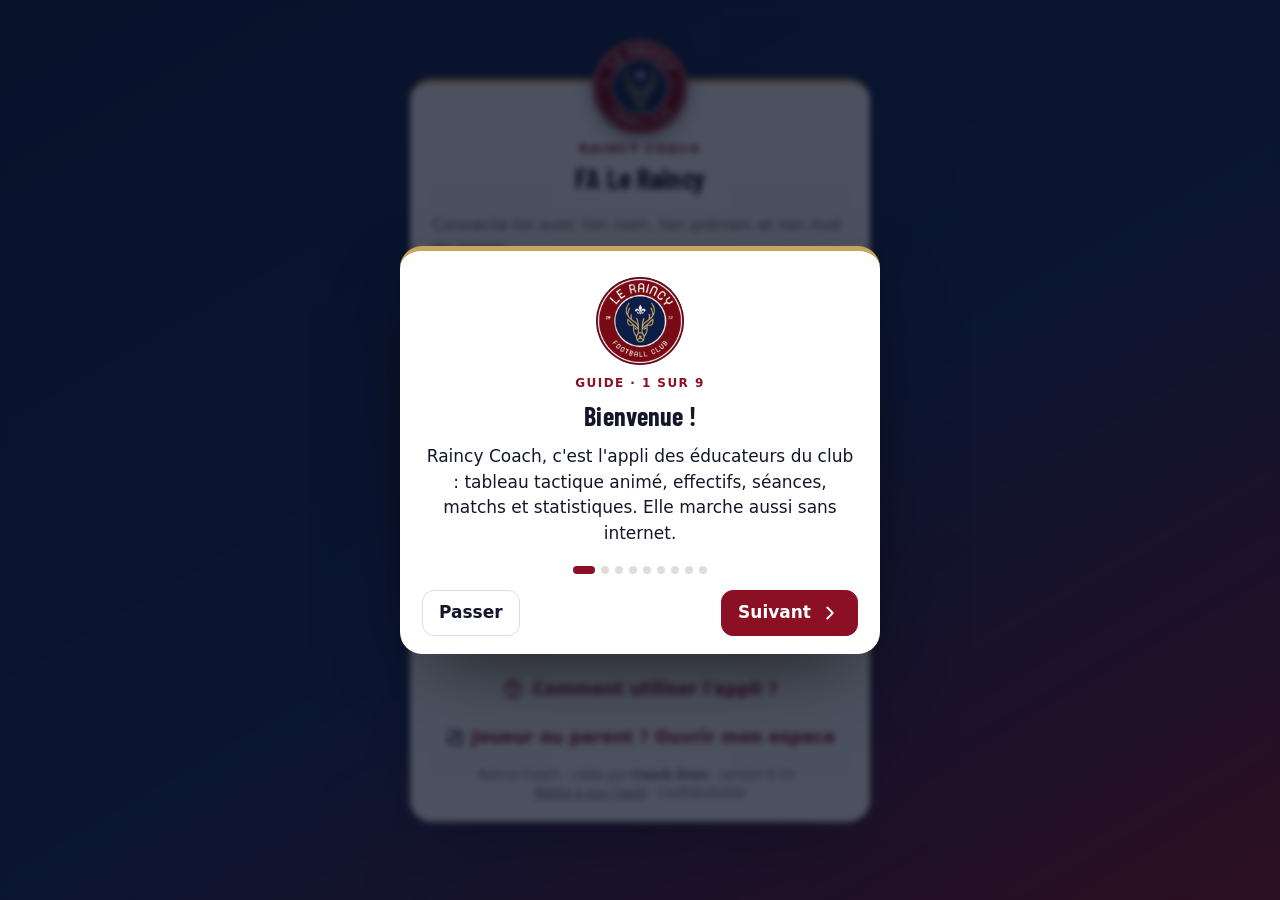
<file: index.html>
<!doctype html>
<html lang="fr">
<head>
<meta charset="utf-8">
<meta name="viewport" content="width=device-width, initial-scale=1, maximum-scale=1, user-scalable=no, viewport-fit=cover">
<title>FA Le Raincy · Coach</title>
<meta name="description" content="Tableau tactique et gestion d'équipe des éducateurs du FA Le Raincy">
<meta name="theme-color" content="#0e1d45">
<meta name="apple-mobile-web-app-capable" content="yes">
<meta name="mobile-web-app-capable" content="yes">
<meta name="apple-mobile-web-app-status-bar-style" content="black-translucent">
<meta name="apple-mobile-web-app-title" content="Raincy Coach">
<link rel="manifest" href="manifest.webmanifest">
<link rel="icon" href="icons/crest.png">
<link rel="apple-touch-icon" href="icons/icon-180.png">
<link rel="stylesheet" href="app.css?v=340">
<link rel="stylesheet" href="theme.css?v=340">
</head>
<body>
<div class="shell">
  <aside class="rail">
    <a class="brand" href="#/"><span class="crest-live coin crest-coin" title=""><span class="coin-in"><span class="coin-face coin-front"><img class="crest" src="icons/crest.png" alt="Blason du club"></span><span class="coin-face coin-back" id="brandBack"></span></span></span><span id="clubName">Clubbo</span></a>
    <nav id="nav" aria-label="Menu"></nav>
    <div class="rail-user" id="railUser"></div>
  </aside>
  <main id="view" tabindex="-1"></main>
</div>
<div id="lock" class="lock" hidden></div>
<div id="modal" class="modal" hidden></div>
<div id="busy" class="busy" hidden></div>
<div id="toast" class="toast" role="status" aria-live="polite"></div>

<script src="js/config.js?v=340"></script>
<script src="js/app.bundle.js?v=340"></script>
<script>/* (3.75) safety net: a page that has not started after 15 s shows a button to reload (login and data are kept) */
setTimeout(function () { if (window.__appStarted || document.getElementById('app-stuck')) return;
  document.body.insertAdjacentHTML('beforeend', '<div id="app-stuck" style="position:fixed;left:16px;right:16px;bottom:96px;z-index:300;display:flex;gap:10px;align-items:center;justify-content:space-between;padding:12px 14px;border-radius:14px;background:#0e1d45;color:#fff;font:15px system-ui"><span>L\'appli met du temps à s\'ouvrir.</span><button style="font:inherit;padding:10px 14px;border-radius:10px;border:0;background:#8c1024;color:#fff" onclick="location.reload()">Recharger</button></div>');
}, 15000);</script>
</body>
</html>
</file>
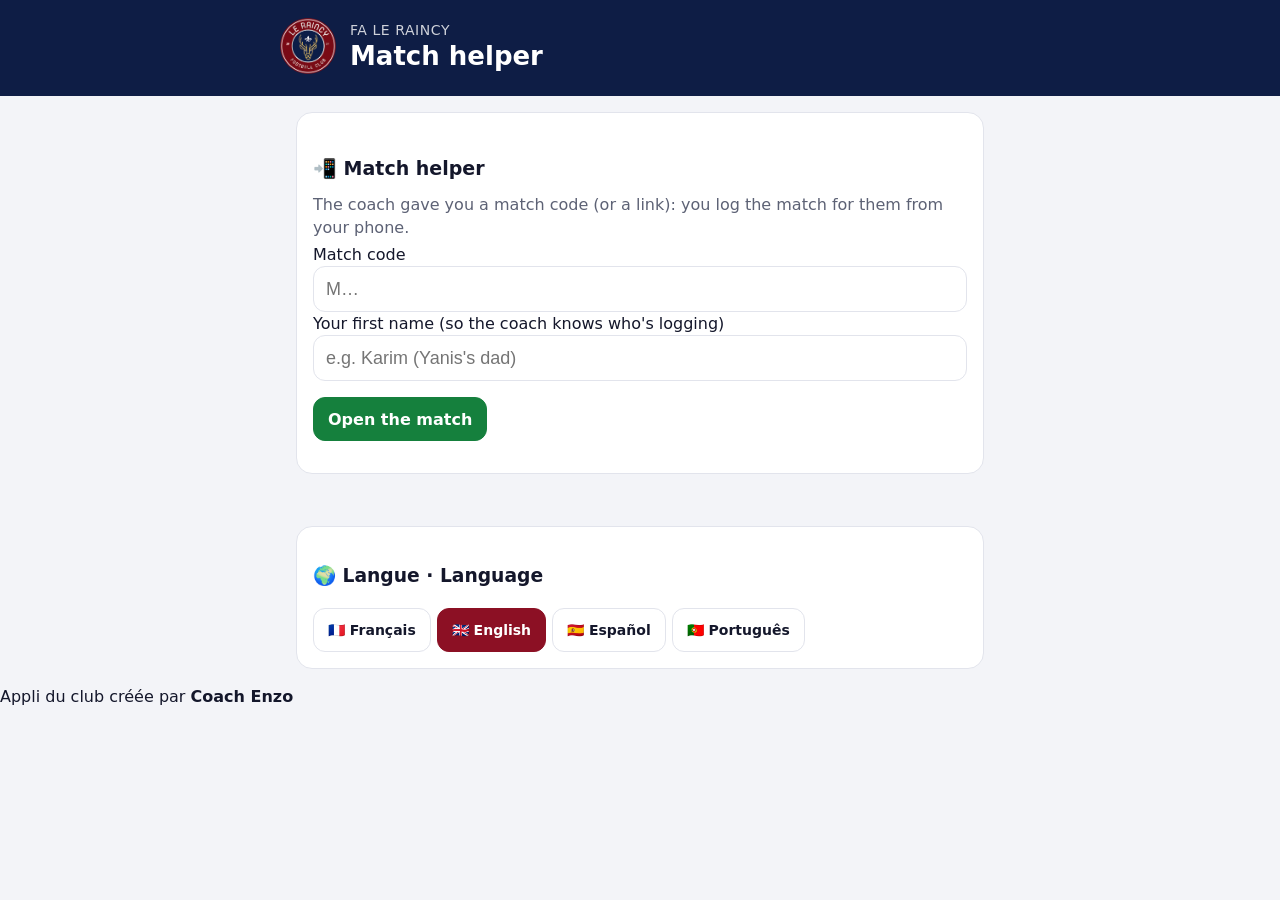
<file: aide.html>
<!doctype html>
<html lang="fr">
<head>
<meta charset="utf-8">
<meta name="viewport" content="width=device-width, initial-scale=1, maximum-scale=1, user-scalable=no, viewport-fit=cover">
<title>FA Le Raincy · Aide au match</title>
<meta name="description" content="Noter le match en direct pour le coach, avec le code du match">
<meta name="robots" content="noindex, nofollow">
<meta name="referrer" content="no-referrer">
<meta name="theme-color" content="#0e1d45">
<meta name="apple-mobile-web-app-capable" content="yes">
<meta name="apple-mobile-web-app-status-bar-style" content="black-translucent">
<meta name="apple-mobile-web-app-title" content="Raincy Aide">
<link rel="icon" href="icons/crest.png">
<link rel="apple-touch-icon" href="icons/icon-180.png">
<link rel="stylesheet" href="famille.css?v=340">
<style>
.ah-score { text-align: center; padding: 14px; border-radius: 18px; background: #0e1d45; color: #fff; margin: 10px 0; }
.ah-score b { font-size: 40px; display: block; font-variant-numeric: tabular-nums; }
.ah-score small { opacity: .8; }
.ah-acts { display: grid; grid-template-columns: repeat(2, minmax(0, 1fr)); gap: 8px; margin: 10px 0; }
.ah-acts button { min-height: 64px; border-radius: 16px; border: 2px solid var(--c, #475569); background: var(--surface); color: var(--ink); font-weight: 800; font-size: 16px; }
.ah-acts button b { display: block; font-size: 24px; }
.ah-poss { display: grid; grid-template-columns: 1fr 1fr; gap: 8px; }
.ah-poss button { min-height: 58px; border-radius: 14px; border: 2px solid #16a34a; background: var(--surface); color: #15803d; font-weight: 900; font-size: 18px; }
.ah-poss button.them { border-color: #dc2626; color: #b91c1c; }
.ah-poss button.on { background: #16a34a; color: #fff; } .ah-poss button.them.on { background: #dc2626; color: #fff; }
.ah-pick { display: flex; flex-wrap: wrap; gap: 6px; margin: 6px 0 10px; }
.ah-pick button { padding: 8px 12px; border-radius: 99px; border: 1px solid var(--line); background: var(--surface); color: var(--ink); font-weight: 700; }
.ah-pick button.on { background: #0e1d45; color: #fff; border-color: #0e1d45; }
.ah-sent { font-size: 14px; } .ah-sent li { padding: 4px 0; border-bottom: 1px solid var(--line); }
.ah-in { width: 100%; box-sizing: border-box; min-height: 46px; border-radius: 12px; border: 1px solid var(--line); padding: 0 12px; font-size: 18px; }
</style>
</head>
<body>
<header class="top"><div class="top-in"><img src="icons/crest.png" alt="" id="clubCrest"><div><p id="club">FA Le Raincy</p><h1 id="team">Aide au match</h1></div></div></header>
<main id="page"></main>
<div id="langBox"></div>
<p class="credit">Appli du club créée par <b>Coach Enzo</b></p>
<div id="toast" class="toast" role="status" aria-live="polite"></div>
<script src="js/config.js?v=340"></script>
<script src="js/appcfg.js?v=340"></script>
<script src="js/i18n.js?v=340"></script>
<script src="js/sport.js?v=340"></script>
<script src="js/member.js?v=340"></script>
<script>document.getElementById('langBox').innerHTML = I18n.card();</script>
<script src="js/helper.js?v=340"></script>
</body>
</html>
</file>
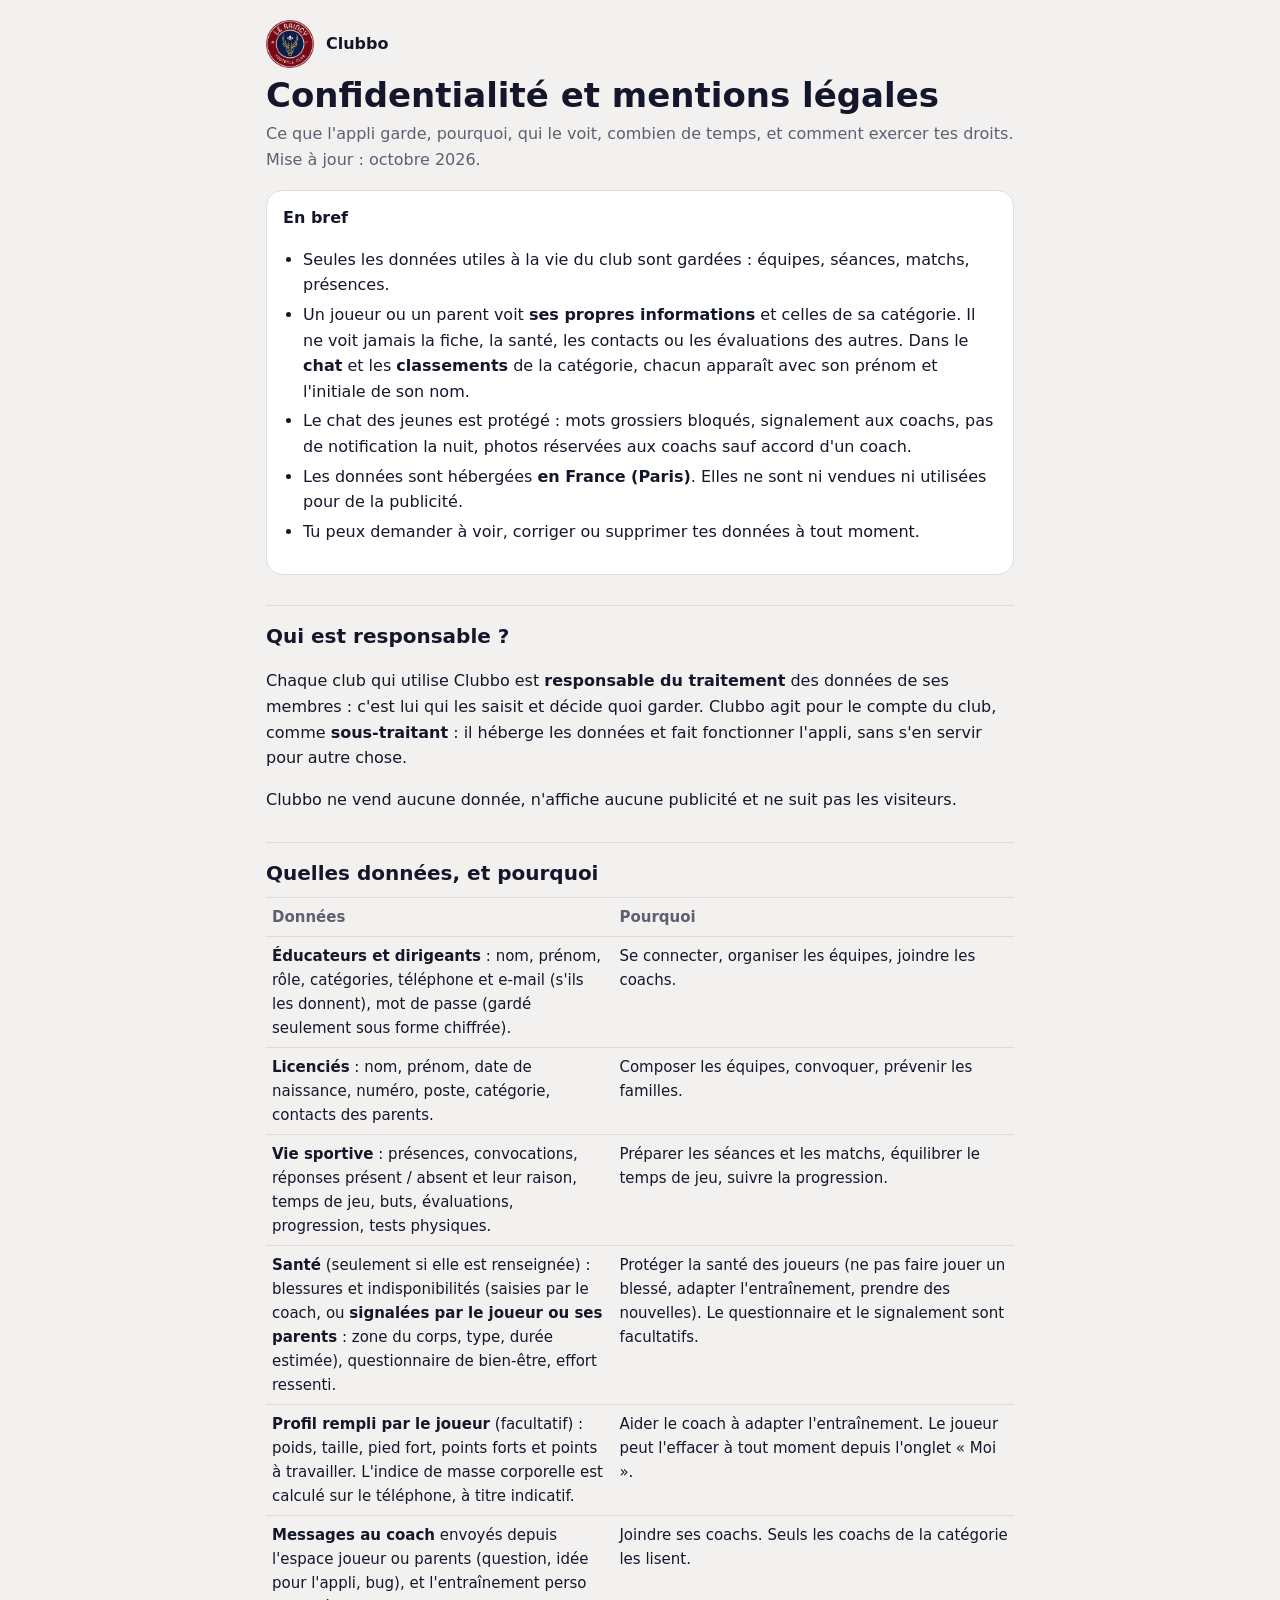
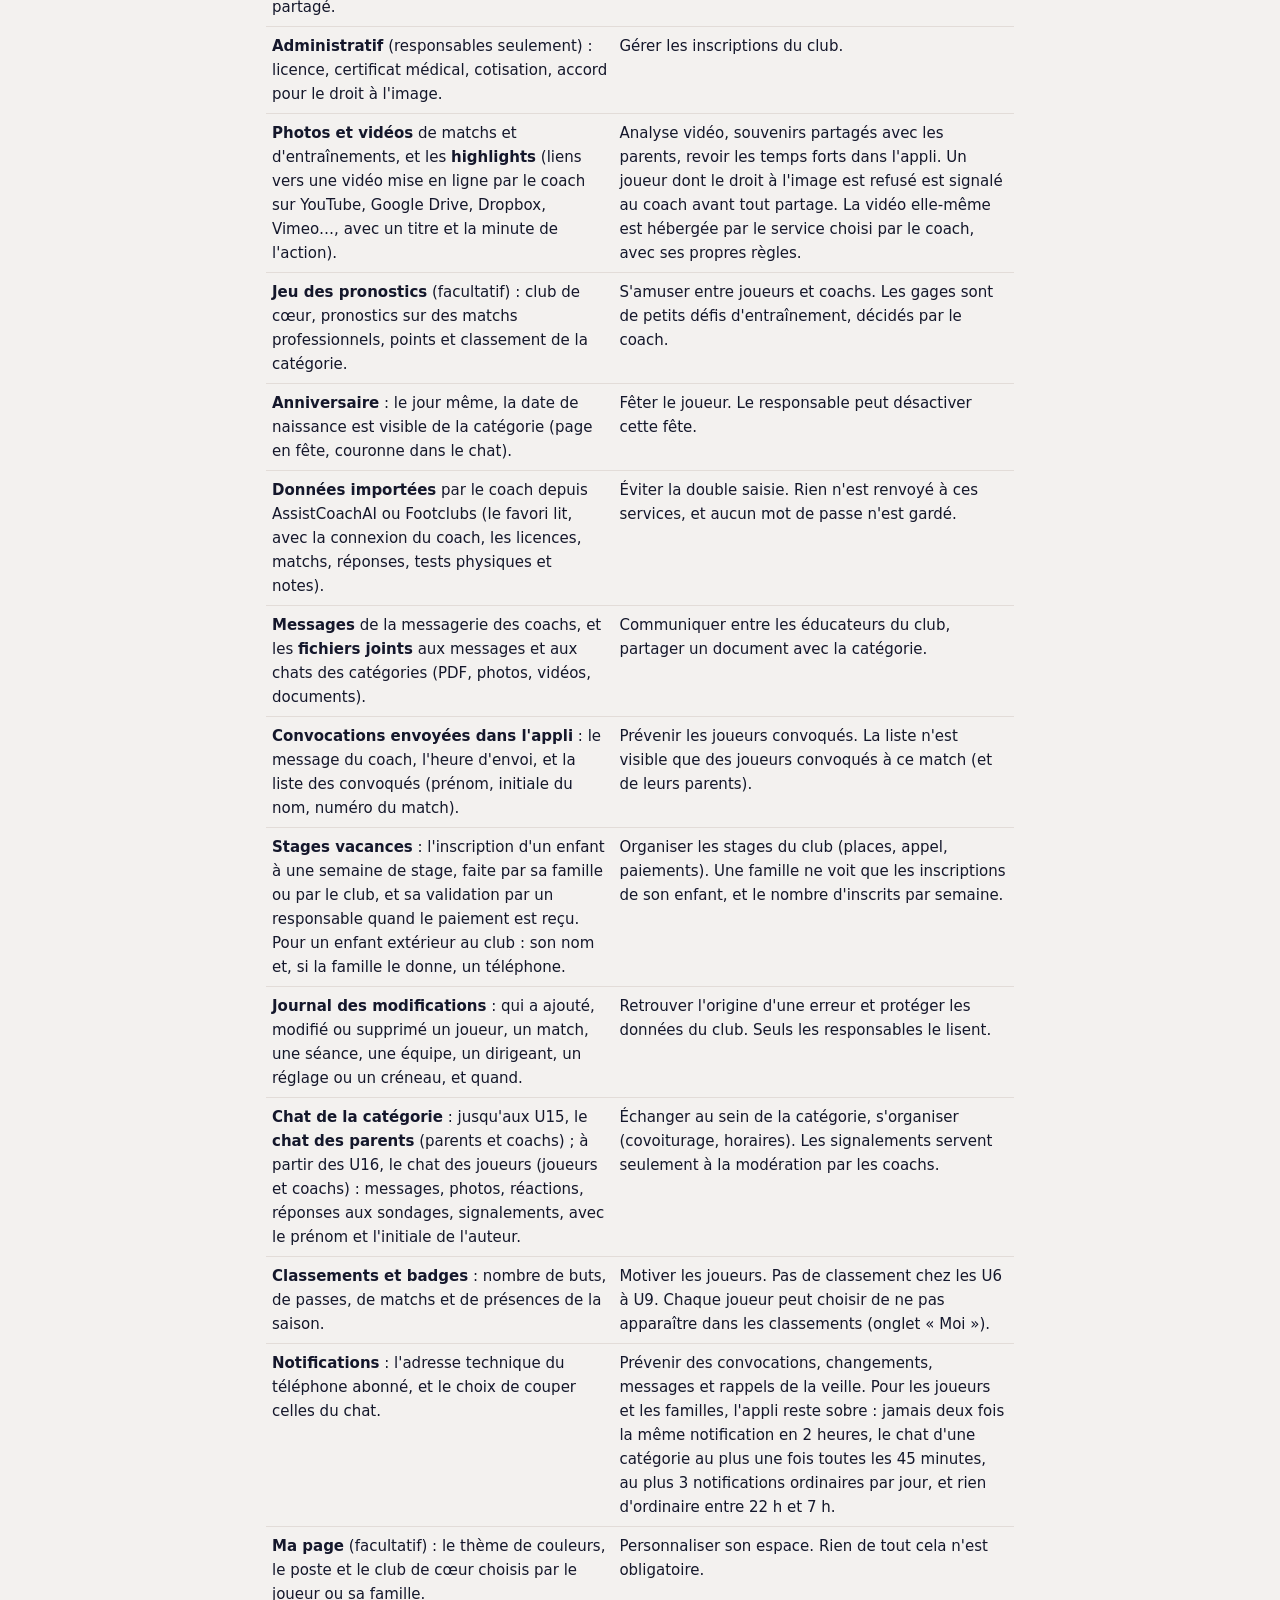
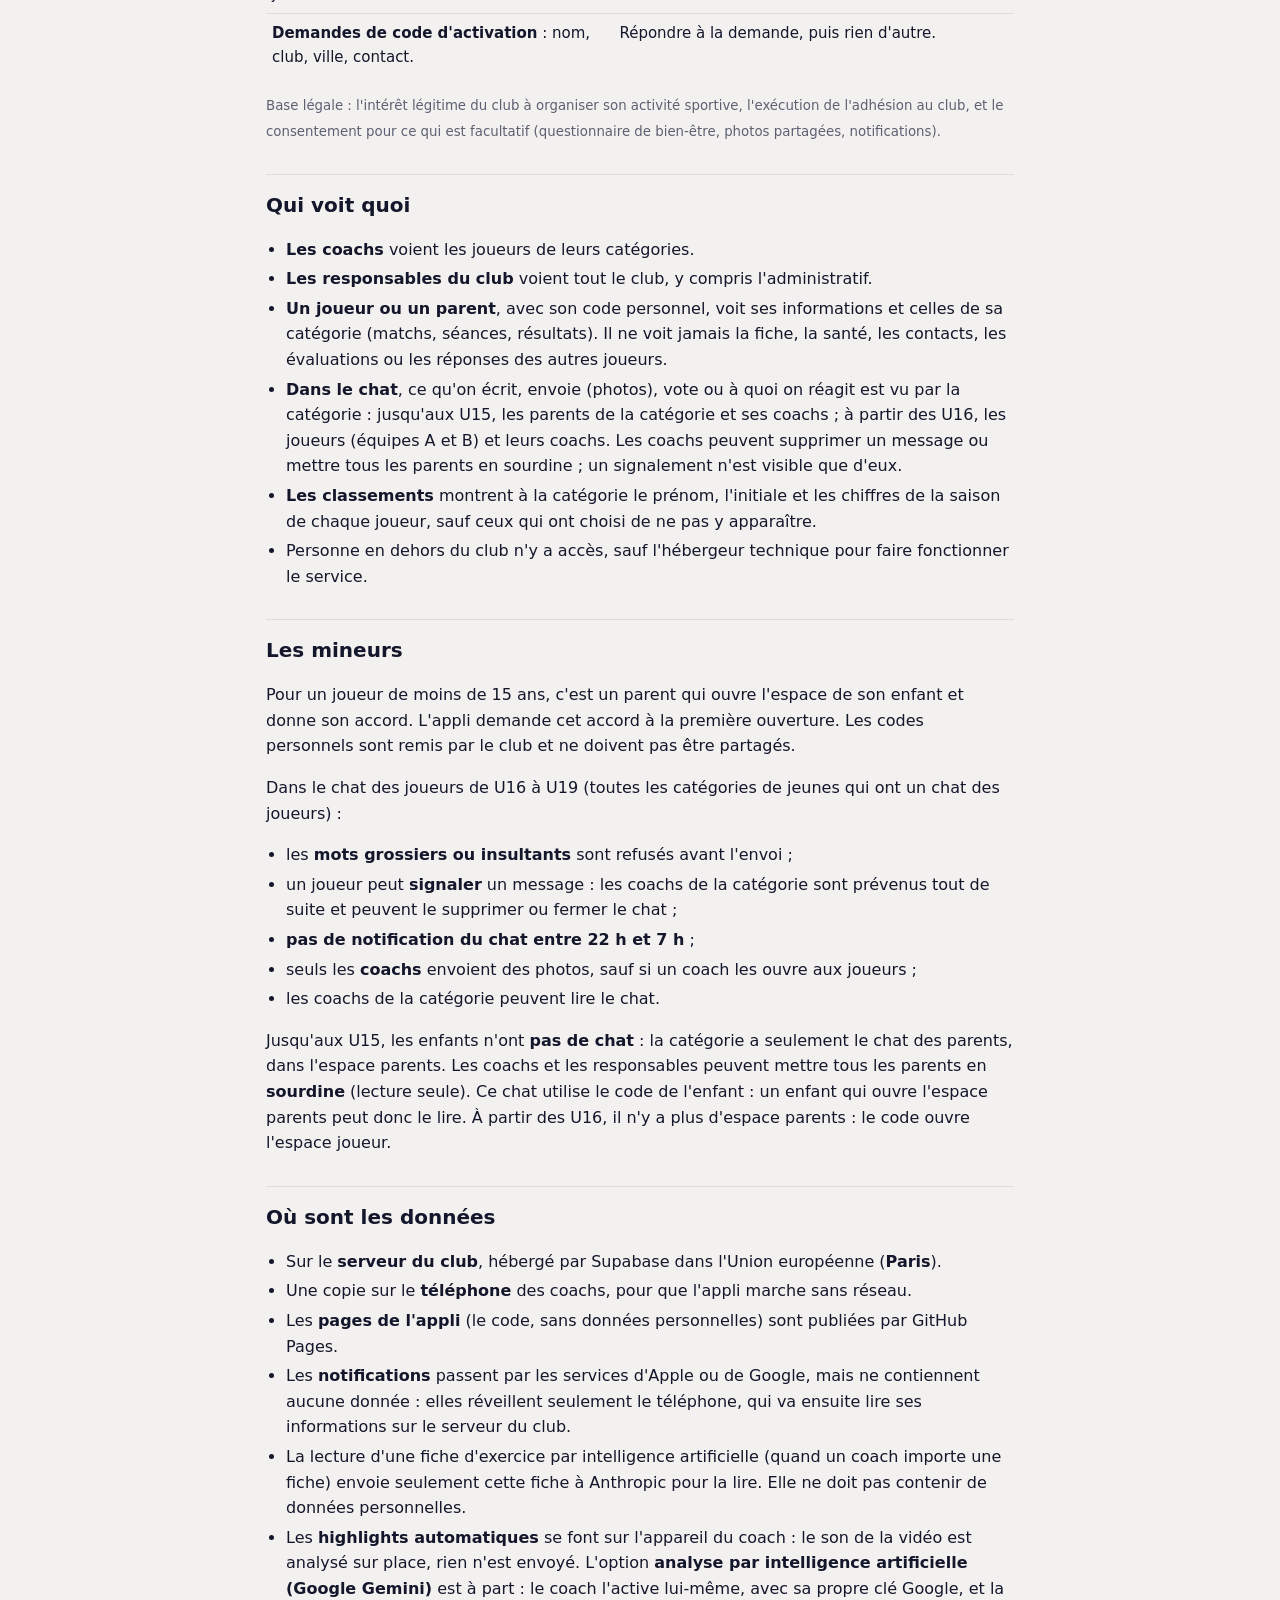
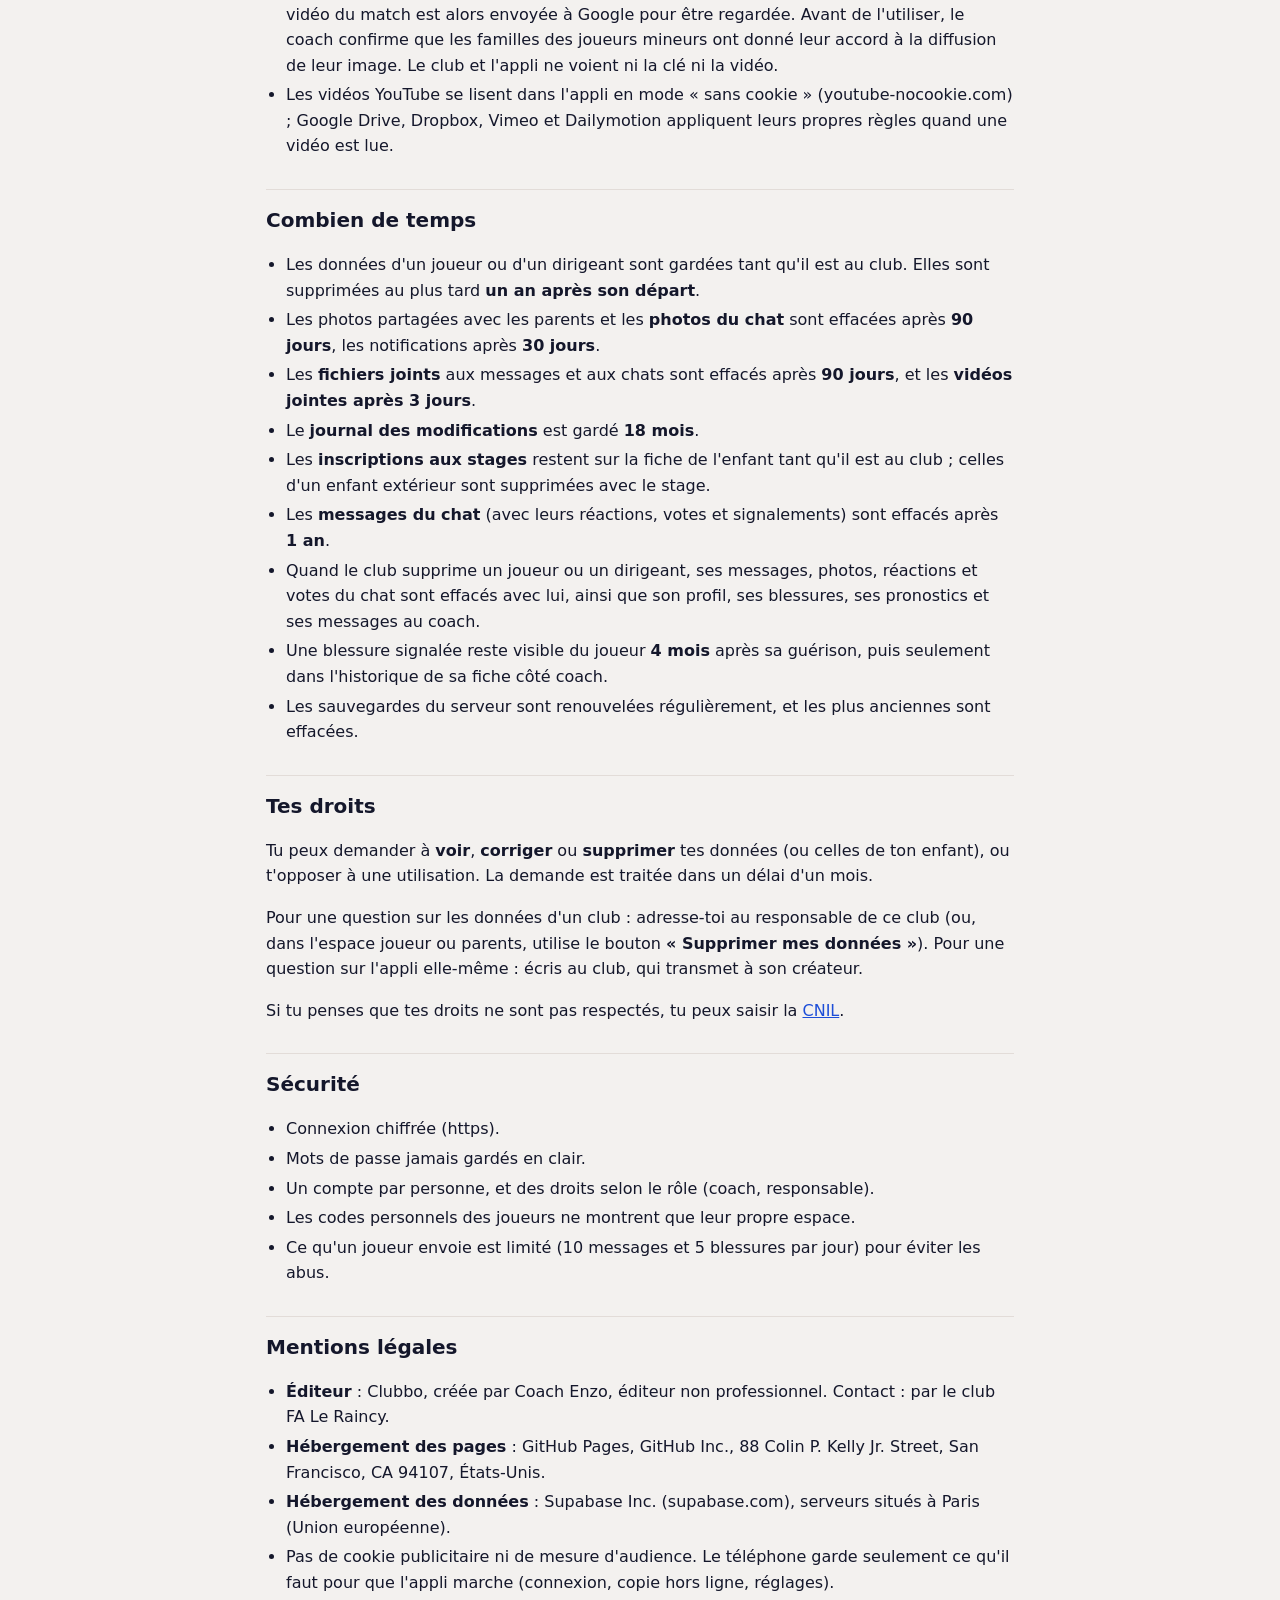
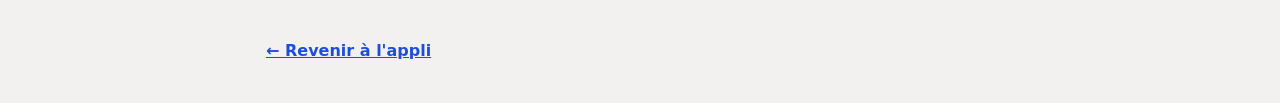
<file: confidentialite.html>
<!doctype html>
<html lang="fr">
<head>
<meta charset="utf-8">
<meta name="viewport" content="width=device-width, initial-scale=1, maximum-scale=1, user-scalable=no, viewport-fit=cover">
<title>Confidentialité · FA Le Raincy · Coach</title>
<meta name="description" content="Quelles données FA Le Raincy · Coach garde, pourquoi, qui les voit, combien de temps, et tes droits. Mentions légales.">
<link rel="icon" href="icons/crest.png">
<style>
:root { --accent: #1d4ed8; --bg: #f3f1ef; --surface: #fff; --ink: #14172b; --muted: #5d6072; --line: #e2dcd8; color-scheme: light; }
@media (prefers-color-scheme: dark) { :root:not([data-theme="light"]) { --bg: #0a0f22; --surface: #121a33; --ink: #eceef6; --muted: #9aa1b8; --line: #263156; color-scheme: dark; } }
:root[data-theme="dark"] { --bg: #0a0f22; --surface: #121a33; --ink: #eceef6; --muted: #9aa1b8; --line: #263156; color-scheme: dark; }
* { box-sizing: border-box; }
body { margin: 0; background: var(--bg); color: var(--ink); font: 16px/1.6 -apple-system, BlinkMacSystemFont, system-ui, "Segoe UI", Roboto, sans-serif; }
main { max-width: 780px; margin: 0 auto; padding: calc(env(safe-area-inset-top) + 20px) 16px calc(env(safe-area-inset-bottom) + 40px); }
header { display: flex; align-items: center; gap: 12px; margin-bottom: 8px; }
header img { width: 48px; height: 48px; }
h1 { font-size: clamp(26px, 5vw, 34px); line-height: 1.15; margin: 6px 0 6px; }
h2 { font-size: 20px; margin: 30px 0 8px; padding-top: 14px; border-top: 1px solid var(--line); }
.lead { color: var(--muted); margin: 0 0 18px; }
.card { background: var(--surface); border: 1px solid var(--line); border-radius: 16px; padding: 14px 16px; margin: 12px 0; }
ul { padding-left: 20px; } li { margin: 4px 0; }
a { color: var(--accent); }
.back { display: inline-block; margin-top: 26px; font-weight: 700; }
table { width: 100%; border-collapse: collapse; font-size: 15px; } td, th { text-align: left; padding: 7px 6px; border-top: 1px solid var(--line); vertical-align: top; } th { color: var(--muted); font-weight: 700; }
small { color: var(--muted); }
</style>
</head>
<body>
<main>
<header><img src="icons/crest.png" alt=""><b>Clubbo</b></header>
<h1>Confidentialité et mentions légales</h1>
<p class="lead">Ce que l'appli garde, pourquoi, qui le voit, combien de temps, et comment exercer tes droits. Mise à jour : octobre 2026.</p>

<div class="card"><b>En bref</b>
<ul>
<li>Seules les données utiles à la vie du club sont gardées : équipes, séances, matchs, présences.</li>
<li>Un joueur ou un parent voit <b>ses propres informations</b> et celles de sa catégorie. Il ne voit jamais la fiche, la santé, les contacts ou les évaluations des autres. Dans le <b>chat</b> et les <b>classements</b> de la catégorie, chacun apparaît avec son prénom et l'initiale de son nom.</li>
<li>Le chat des jeunes est protégé : mots grossiers bloqués, signalement aux coachs, pas de notification la nuit, photos réservées aux coachs sauf accord d'un coach.</li>
<li>Les données sont hébergées <b>en France (Paris)</b>. Elles ne sont ni vendues ni utilisées pour de la publicité.</li>
<li>Tu peux demander à voir, corriger ou supprimer tes données à tout moment.</li>
</ul></div>

<h2>Qui est responsable ?</h2>
<p>Chaque club qui utilise Clubbo est <b>responsable du traitement</b> des données de ses membres : c'est lui qui les saisit et décide quoi garder. Clubbo agit pour le compte du club, comme <b>sous-traitant</b> : il héberge les données et fait fonctionner l'appli, sans s'en servir pour autre chose.</p>
      <p>Clubbo ne vend aucune donnée, n'affiche aucune publicité et ne suit pas les visiteurs.</p>

<h2>Quelles données, et pourquoi</h2>
<table>
<tr><th>Données</th><th>Pourquoi</th></tr>
<tr><td><b>Éducateurs et dirigeants</b> : nom, prénom, rôle, catégories, téléphone et e-mail (s'ils les donnent), mot de passe (gardé seulement sous forme chiffrée).</td><td>Se connecter, organiser les équipes, joindre les coachs.</td></tr>
<tr><td><b>Licenciés</b> : nom, prénom, date de naissance, numéro, poste, catégorie, contacts des parents.</td><td>Composer les équipes, convoquer, prévenir les familles.</td></tr>
<tr><td><b>Vie sportive</b> : présences, convocations, réponses présent / absent et leur raison, temps de jeu, buts, évaluations, progression, tests physiques.</td><td>Préparer les séances et les matchs, équilibrer le temps de jeu, suivre la progression.</td></tr>
<tr><td><b>Santé</b> (seulement si elle est renseignée) : blessures et indisponibilités (saisies par le coach, ou <b>signalées par le joueur ou ses parents</b> : zone du corps, type, durée estimée), questionnaire de bien-être, effort ressenti.</td><td>Protéger la santé des joueurs (ne pas faire jouer un blessé, adapter l'entraînement, prendre des nouvelles). Le questionnaire et le signalement sont facultatifs.</td></tr>
<tr><td><b>Profil rempli par le joueur</b> (facultatif) : poids, taille, pied fort, points forts et points à travailler. L'indice de masse corporelle est calculé sur le téléphone, à titre indicatif.</td><td>Aider le coach à adapter l'entraînement. Le joueur peut l'effacer à tout moment depuis l'onglet « Moi ».</td></tr>
<tr><td><b>Messages au coach</b> envoyés depuis l'espace joueur ou parents (question, idée pour l'appli, bug), et l'entraînement perso partagé.</td><td>Joindre ses coachs. Seuls les coachs de la catégorie les lisent.</td></tr>
<tr><td><b>Administratif</b> (responsables seulement) : licence, certificat médical, cotisation, accord pour le droit à l'image.</td><td>Gérer les inscriptions du club.</td></tr>
<tr><td><b>Photos et vidéos</b> de matchs et d'entraînements, et les <b>highlights</b> (liens vers une vidéo mise en ligne par le coach sur YouTube, Google Drive, Dropbox, Vimeo…, avec un titre et la minute de l'action).</td><td>Analyse vidéo, souvenirs partagés avec les parents, revoir les temps forts dans l'appli. Un joueur dont le droit à l'image est refusé est signalé au coach avant tout partage. La vidéo elle-même est hébergée par le service choisi par le coach, avec ses propres règles.</td></tr>
<tr><td><b>Jeu des pronostics</b> (facultatif) : club de cœur, pronostics sur des matchs professionnels, points et classement de la catégorie.</td><td>S'amuser entre joueurs et coachs. Les gages sont de petits défis d'entraînement, décidés par le coach.</td></tr>
<tr><td><b>Anniversaire</b> : le jour même, la date de naissance est visible de la catégorie (page en fête, couronne dans le chat).</td><td>Fêter le joueur. Le responsable peut désactiver cette fête.</td></tr>
<tr><td><b>Données importées</b> par le coach depuis AssistCoachAI ou Footclubs (le favori lit, avec la connexion du coach, les licences, matchs, réponses, tests physiques et notes).</td><td>Éviter la double saisie. Rien n'est renvoyé à ces services, et aucun mot de passe n'est gardé.</td></tr>
<tr><td><b>Messages</b> de la messagerie des coachs, et les <b>fichiers joints</b> aux messages et aux chats des catégories (PDF, photos, vidéos, documents).</td><td>Communiquer entre les éducateurs du club, partager un document avec la catégorie.</td></tr>
<tr><td><b>Convocations envoyées dans l'appli</b> : le message du coach, l'heure d'envoi, et la liste des convoqués (prénom, initiale du nom, numéro du match).</td><td>Prévenir les joueurs convoqués. La liste n'est visible que des joueurs convoqués à ce match (et de leurs parents).</td></tr>
<tr><td><b>Stages vacances</b> : l'inscription d'un enfant à une semaine de stage, faite par sa famille ou par le club, et sa validation par un responsable quand le paiement est reçu. Pour un enfant extérieur au club : son nom et, si la famille le donne, un téléphone.</td><td>Organiser les stages du club (places, appel, paiements). Une famille ne voit que les inscriptions de son enfant, et le nombre d'inscrits par semaine.</td></tr>
<tr><td><b>Journal des modifications</b> : qui a ajouté, modifié ou supprimé un joueur, un match, une séance, une équipe, un dirigeant, un réglage ou un créneau, et quand.</td><td>Retrouver l'origine d'une erreur et protéger les données du club. Seuls les responsables le lisent.</td></tr>
<tr><td><b>Chat de la catégorie</b> : jusqu'aux U15, le <b>chat des parents</b> (parents et coachs) ; à partir des U16, le chat des joueurs (joueurs et coachs) : messages, photos, réactions, réponses aux sondages, signalements, avec le prénom et l'initiale de l'auteur.</td><td>Échanger au sein de la catégorie, s'organiser (covoiturage, horaires). Les signalements servent seulement à la modération par les coachs.</td></tr>
<tr><td><b>Classements et badges</b> : nombre de buts, de passes, de matchs et de présences de la saison.</td><td>Motiver les joueurs. Pas de classement chez les U6 à U9. Chaque joueur peut choisir de ne pas apparaître dans les classements (onglet « Moi »).</td></tr>
<tr><td><b>Notifications</b> : l'adresse technique du téléphone abonné, et le choix de couper celles du chat.</td><td>Prévenir des convocations, changements, messages et rappels de la veille. Pour les joueurs et les familles, l'appli reste sobre : jamais deux fois la même notification en 2 heures, le chat d'une catégorie au plus une fois toutes les 45 minutes, au plus 3 notifications ordinaires par jour, et rien d'ordinaire entre 22 h et 7 h.</td></tr>
<tr><td><b>Ma page</b> (facultatif) : le thème de couleurs, le poste et le club de cœur choisis par le joueur ou sa famille.</td><td>Personnaliser son espace. Rien de tout cela n'est obligatoire.</td></tr>
<tr><td><b>Demandes de code d'activation</b> : nom, club, ville, contact.</td><td>Répondre à la demande, puis rien d'autre.</td></tr>
</table>
<p><small>Base légale : l'intérêt légitime du club à organiser son activité sportive, l'exécution de l'adhésion au club, et le consentement pour ce qui est facultatif (questionnaire de bien-être, photos partagées, notifications).</small></p>

<h2>Qui voit quoi</h2>
<ul>
<li><b>Les coachs</b> voient les joueurs de leurs catégories.</li>
<li><b>Les responsables du club</b> voient tout le club, y compris l'administratif.</li>
<li><b>Un joueur ou un parent</b>, avec son code personnel, voit ses informations et celles de sa catégorie (matchs, séances, résultats). Il ne voit jamais la fiche, la santé, les contacts, les évaluations ou les réponses des autres joueurs.</li>
<li><b>Dans le chat</b>, ce qu'on écrit, envoie (photos), vote ou à quoi on réagit est vu par la catégorie : jusqu'aux U15, les parents de la catégorie et ses coachs ; à partir des U16, les joueurs (équipes A et B) et leurs coachs. Les coachs peuvent supprimer un message ou mettre tous les parents en sourdine ; un signalement n'est visible que d'eux.</li>
<li><b>Les classements</b> montrent à la catégorie le prénom, l'initiale et les chiffres de la saison de chaque joueur, sauf ceux qui ont choisi de ne pas y apparaître.</li>
<li>Personne en dehors du club n'y a accès, sauf l'hébergeur technique pour faire fonctionner le service.</li>
</ul>

<h2>Les mineurs</h2>
<p>Pour un joueur de moins de 15 ans, c'est un parent qui ouvre l'espace de son enfant et donne son accord. L'appli demande cet accord à la première ouverture. Les codes personnels sont remis par le club et ne doivent pas être partagés.</p>
<p>Dans le chat des joueurs de U16 à U19 (toutes les catégories de jeunes qui ont un chat des joueurs) :</p>
<ul>
<li>les <b>mots grossiers ou insultants</b> sont refusés avant l'envoi ;</li>
<li>un joueur peut <b>signaler</b> un message : les coachs de la catégorie sont prévenus tout de suite et peuvent le supprimer ou fermer le chat ;</li>
<li><b>pas de notification du chat entre 22 h et 7 h</b> ;</li>
<li>seuls les <b>coachs</b> envoient des photos, sauf si un coach les ouvre aux joueurs ;</li>
<li>les coachs de la catégorie peuvent lire le chat.</li>
</ul>
<p>Jusqu'aux U15, les enfants n'ont <b>pas de chat</b> : la catégorie a seulement le chat des parents, dans l'espace parents. Les coachs et les responsables peuvent mettre tous les parents en <b>sourdine</b> (lecture seule). Ce chat utilise le code de l'enfant : un enfant qui ouvre l'espace parents peut donc le lire. À partir des U16, il n'y a plus d'espace parents : le code ouvre l'espace joueur.</p>

<h2>Où sont les données</h2>
<ul>
<li>Sur le <b>serveur du club</b>, hébergé par Supabase dans l'Union européenne (<b>Paris</b>).</li>
<li>Une copie sur le <b>téléphone</b> des coachs, pour que l'appli marche sans réseau.</li>
<li>Les <b>pages de l'appli</b> (le code, sans données personnelles) sont publiées par GitHub Pages.</li>
<li>Les <b>notifications</b> passent par les services d'Apple ou de Google, mais ne contiennent aucune donnée : elles réveillent seulement le téléphone, qui va ensuite lire ses informations sur le serveur du club.</li>
<li>La lecture d'une fiche d'exercice par intelligence artificielle (quand un coach importe une fiche) envoie seulement cette fiche à Anthropic pour la lire. Elle ne doit pas contenir de données personnelles.</li>
<li>Les <b>highlights automatiques</b> se font sur l'appareil du coach : le son de la vidéo est analysé sur place, rien n'est envoyé. L'option <b>analyse par intelligence artificielle (Google Gemini)</b> est à part : le coach l'active lui-même, avec sa propre clé Google, et la vidéo du match est alors envoyée à Google pour être regardée. Avant de l'utiliser, le coach confirme que les familles des joueurs mineurs ont donné leur accord à la diffusion de leur image. Le club et l'appli ne voient ni la clé ni la vidéo.</li>
<li>Les vidéos YouTube se lisent dans l'appli en mode « sans cookie » (youtube-nocookie.com) ; Google Drive, Dropbox, Vimeo et Dailymotion appliquent leurs propres règles quand une vidéo est lue.</li>
</ul>

<h2>Combien de temps</h2>
<ul>
<li>Les données d'un joueur ou d'un dirigeant sont gardées tant qu'il est au club. Elles sont supprimées au plus tard <b>un an après son départ</b>.</li>
<li>Les photos partagées avec les parents et les <b>photos du chat</b> sont effacées après <b>90 jours</b>, les notifications après <b>30 jours</b>.</li>
<li>Les <b>fichiers joints</b> aux messages et aux chats sont effacés après <b>90 jours</b>, et les <b>vidéos jointes après 3 jours</b>.</li>
<li>Le <b>journal des modifications</b> est gardé <b>18 mois</b>.</li>
<li>Les <b>inscriptions aux stages</b> restent sur la fiche de l'enfant tant qu'il est au club ; celles d'un enfant extérieur sont supprimées avec le stage.</li>
<li>Les <b>messages du chat</b> (avec leurs réactions, votes et signalements) sont effacés après <b>1 an</b>.</li>
<li>Quand le club supprime un joueur ou un dirigeant, ses messages, photos, réactions et votes du chat sont effacés avec lui, ainsi que son profil, ses blessures, ses pronostics et ses messages au coach.</li>
<li>Une blessure signalée reste visible du joueur <b>4 mois</b> après sa guérison, puis seulement dans l'historique de sa fiche côté coach.</li>
<li>Les sauvegardes du serveur sont renouvelées régulièrement, et les plus anciennes sont effacées.</li>
</ul>

<h2>Tes droits</h2>
<p>Tu peux demander à <b>voir</b>, <b>corriger</b> ou <b>supprimer</b> tes données (ou celles de ton enfant), ou t'opposer à une utilisation. La demande est traitée dans un délai d'un mois.</p>
<p>Pour une question sur les données d'un club : adresse-toi au responsable de ce club (ou, dans l'espace joueur ou parents, utilise le bouton <b>« Supprimer mes données »</b>). Pour une question sur l'appli elle-même : écris au club, qui transmet à son créateur.</p>
<p>Si tu penses que tes droits ne sont pas respectés, tu peux saisir la <a href="https://www.cnil.fr/fr/plaintes" target="_blank" rel="noopener">CNIL</a>.</p>

<h2>Sécurité</h2>
<ul>
<li>Connexion chiffrée (https).</li>
<li>Mots de passe jamais gardés en clair.</li>
<li>Un compte par personne, et des droits selon le rôle (coach, responsable).</li>
<li>Les codes personnels des joueurs ne montrent que leur propre espace.</li>
<li>Ce qu'un joueur envoie est limité (10 messages et 5 blessures par jour) pour éviter les abus.</li>
</ul>

<h2>Mentions légales</h2>
<ul>
<li><b>Éditeur</b> : Clubbo, créée par Coach Enzo, éditeur non professionnel. Contact : par le club FA Le Raincy.</li>
<li><b>Hébergement des pages</b> : GitHub Pages, GitHub Inc., 88 Colin P. Kelly Jr. Street, San Francisco, CA 94107, États-Unis.</li>
<li><b>Hébergement des données</b> : Supabase Inc. (supabase.com), serveurs situés à Paris (Union européenne).</li>
<li>Pas de cookie publicitaire ni de mesure d'audience. Le téléphone garde seulement ce qu'il faut pour que l'appli marche (connexion, copie hors ligne, réglages).</li>
</ul>

<a class="back" href="index.html">← Revenir à l'appli</a>
</main>
</body>
</html>
</file>
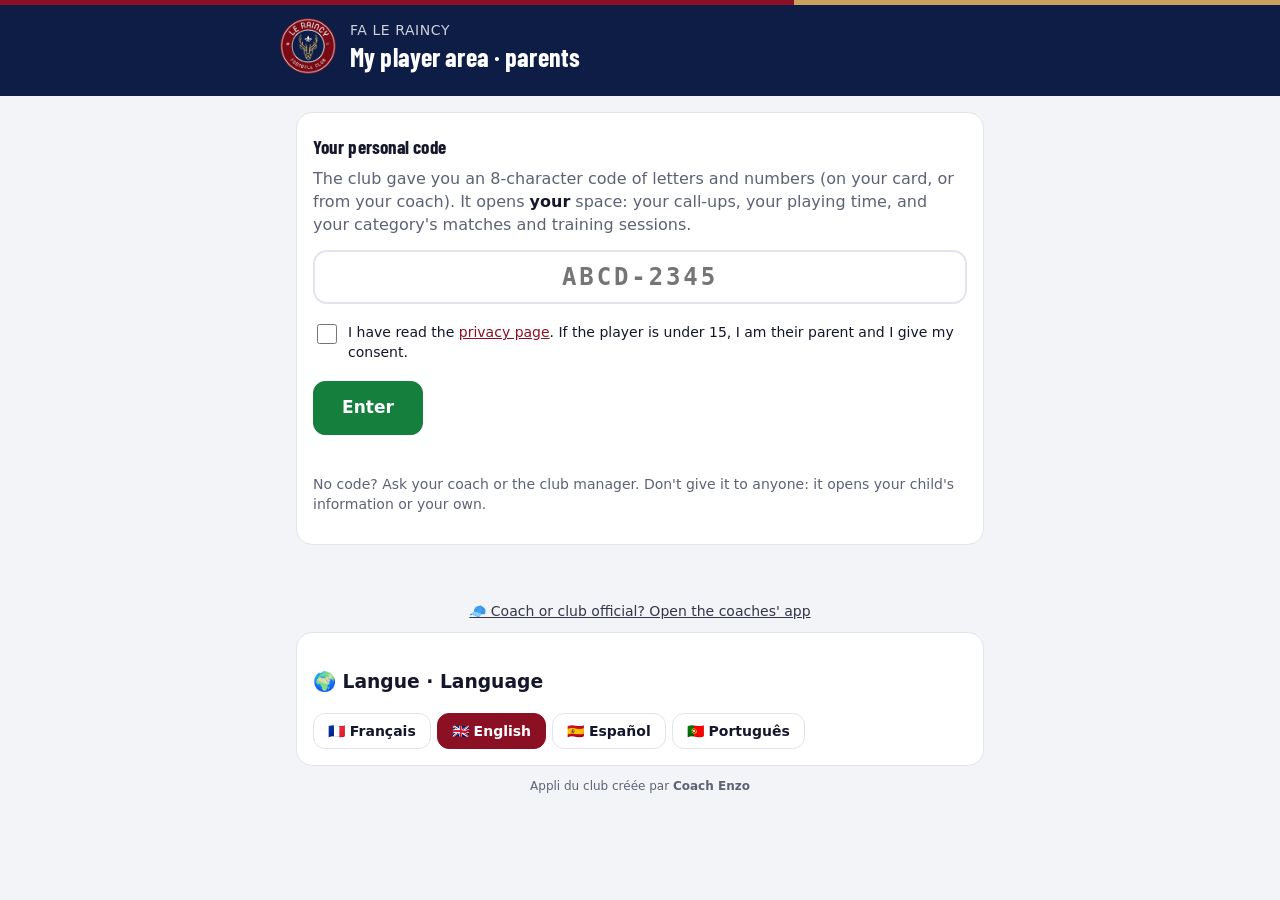
<file: joueurs.html>
<!doctype html>
<html lang="fr">
<head>
<meta charset="utf-8">
<meta name="viewport" content="width=device-width, initial-scale=1, maximum-scale=1, user-scalable=no, viewport-fit=cover">
<title>FA Le Raincy · Joueurs</title>
<meta name="description" content="Matchs, convocations, causerie et stats de l'équipe, pour les joueurs">
<meta name="robots" content="noindex, nofollow">
<meta name="referrer" content="no-referrer">
<meta name="theme-color" content="#0e1d45">
<meta name="apple-mobile-web-app-capable" content="yes">
<meta name="apple-mobile-web-app-status-bar-style" content="black-translucent">
<meta name="apple-mobile-web-app-title" content="Raincy Joueurs">
<link rel="icon" href="icons/crest.png">
<link rel="apple-touch-icon" href="icons/icon-180.png">
<link rel="stylesheet" href="famille.css?v=340">
<link rel="stylesheet" href="theme.css?v=340">
<style>
.tr .grp { color: var(--brand); } /* (1.66) le groupe d'entraînement : Groupe Gianni, Groupe Enzo… */
.b.cal { min-height: 40px; font-size: 15px; }
.photos { display: grid; grid-template-columns: repeat(auto-fill, minmax(96px, 1fr)); gap: 6px; margin: 10px 0 4px; }
.ph { aspect-ratio: 1; border-radius: 10px; overflow: hidden; background: var(--bg); display: grid; place-items: center; }
.ph img { width: 100%; height: 100%; object-fit: cover; display: block; }
.ph-view { position: fixed; inset: 0; background: rgba(0,0,0,.92); display: grid; place-items: center; z-index: 9; padding: 16px; color: #fff; text-align: center; }
.ph-view[hidden] { display: none; }
.ph-view img { max-width: 100%; max-height: 85vh; border-radius: 8px; }
.who { display: flex; align-items: center; justify-content: space-between; gap: 10px; flex-wrap: wrap; }
.who label { display: flex; flex-direction: column; gap: 6px; width: 100%; font-weight: 700; }
.who select { min-height: 46px; border-radius: 12px; border: 1px solid var(--line); background: var(--surface); color: var(--ink); padding: 0 10px; font-weight: 600; }
.b.small { min-height: 36px; font-size: 14px; }
.tiles { display: grid; grid-template-columns: repeat(5, minmax(0, 1fr)); gap: 6px; }
.tiles div { background: var(--surface); border: 1px solid var(--line); border-radius: 12px; padding: 10px 6px; text-align: center; }
.tiles b { display: block; font-size: 22px; } .tiles span { font-size: 12px; color: var(--muted); }
@media (max-width: 480px) { .tiles { grid-template-columns: repeat(3, minmax(0, 1fr)); } }
/* (1.60) the tables of the category */
.st-tabs { display: flex; gap: 6px; flex-wrap: wrap; margin-bottom: 8px; }
.st-tabs .b.on { background: var(--brand); color: #fff; border-color: var(--brand); }
.st-card h3 { font-size: 15px; margin: 12px 0 6px; }
.st-table, .st-res { width: 100%; border-collapse: collapse; font-size: 14px; }
.st-table th, .st-table td, .st-res td { padding: 5px 4px; border-bottom: 1px solid var(--line); text-align: left; }
.st-table th { font-size: 12px; color: var(--muted); }
.st-res .h { text-align: right; width: 44%; } .st-res .s { text-align: center; font-weight: 800; white-space: nowrap; }
.st-table tr.own td, .st-res tr.own td { background: color-mix(in srgb, var(--brand) 10%, var(--surface)); font-weight: 700; }
.card.next { border: 2px solid var(--brand); }
.mine-box { margin: 10px 0; padding: 12px; border-radius: 12px; background: color-mix(in srgb, var(--brand) 9%, var(--surface)); display: flex; flex-direction: column; gap: 8px; }
.mine-box.off { color: var(--muted); }
.mine-box .b { flex: 1; min-height: 50px; font-size: 16px; }
.talk { margin: 12px 0; padding: 14px; border-radius: 14px; background: var(--navy); color: #fff; }
.talk h3 { margin: 0 0 6px; font-size: 17px; color: #e2c27d; }
/* (3.56) before the match: the bag, the fines, the warm-up, the coach's board */
.pre-box { margin: 10px 0; padding: 12px 14px; border-radius: 14px; background: var(--surface2, #f4f5f8); border: 1px solid var(--line, #e2e5ec); }
.pre-box h3 { margin: 0 0 6px; font-size: 16px; }
.pre-box p { margin: 4px 0; }
.pre-warm { margin: 6px 0 0; padding: 0; list-style: none; }
.pre-warm li { display: flex; gap: 10px; align-items: baseline; padding: 5px 0; border-top: 1px solid var(--line, #e2e5ec); }
.pre-warm li:first-child { border-top: 0; }
.pre-warm b { flex: none; min-width: 34px; font-variant-numeric: tabular-nums; }
.pre-board { display: block; width: 100%; height: auto; border-radius: 12px; margin-top: 6px; }
.talk .obj { font-weight: 800; font-size: 17px; margin: 4px 0 8px; }
.talk .info, .talk .info b { color: #dbe2f5; }
.keys { margin: 6px 0; padding-left: 22px; font-weight: 700; font-size: 16px; } .keys li + li { margin-top: 4px; }
.final { font-style: italic; opacity: .92; margin: 8px 0 0; }
.b.vid { display: inline-flex; align-items: center; text-decoration: none; background: #e2c27d; color: #0e1d45; border: 0; }
.conv summary { cursor: pointer; margin-top: 8px; }
.me-line { margin: 4px 0; } .me-line b { color: var(--brand); }
.grid2 { display: grid; grid-template-columns: 1fr auto; gap: 2px 12px; font-size: 14px; margin-top: 6px; }
.grid2 .mine, .board .mine { color: var(--brand); font-weight: 800; }
.boards { display: grid; grid-template-columns: repeat(auto-fit, minmax(190px, 1fr)); gap: 8px; }
.board { background: var(--surface); border: 1px solid var(--line); border-radius: 14px; padding: 10px 12px; }
.board h3 { margin: 0 0 6px; font-size: 15px; }
.board p { display: flex; justify-content: space-between; margin: 3px 0; font-size: 14px; }
@media (max-width: 480px) { .tiles { grid-template-columns: repeat(3, minmax(0, 1fr)); } }
.wb h3 { margin: 0 0 4px; } .wb-done { color: var(--yes); font-weight: 700; }
.wb-row { display: flex; flex-direction: column; gap: 4px; margin: 10px 0; } .wb-row > span:first-child { font-weight: 700; font-size: 15px; }
.wb-scale { display: grid; grid-template-columns: repeat(10, 1fr); gap: 3px; }
.wb-scale button { min-height: 38px; border-radius: 8px; border: 1px solid var(--line); background: var(--surface); color: var(--ink); font-weight: 700; padding: 0; }
.wb-scale button.on { color: #fff; border-color: transparent; }
.wb-scale .v1.on, .wb-scale .v2.on, .wb-scale .v3.on, .wb-scale .v4.on { background: #dc2626; } .wb-scale .v5.on, .wb-scale .v6.on, .wb-scale .v7.on { background: #ca8a04; } .wb-scale .v8.on, .wb-scale .v9.on, .wb-scale .v10.on { background: #16a34a; }
.wb-note { width: 100%; min-height: 44px; border-radius: 12px; border: 1px solid var(--line); padding: 0 12px; margin: 6px 0 10px; font: inherit; background: var(--surface); color: var(--ink); }
/* personal code (3.42) */
.code-card h2 { margin: 4px 0 6px; }
.code-cat { display: inline-block; margin: 0 0 4px; padding: 3px 10px; border-radius: 999px; background: var(--navy); color: #e2c27d; font-weight: 800; font-size: 14px; }
#codeForm { display: flex; gap: 8px; margin: 14px 0 6px; flex-wrap: wrap; }
.code-in { flex: 1 1 180px; min-height: 54px; border-radius: 14px; border: 2px solid var(--line); background: var(--surface); color: var(--ink); padding: 0 14px;
  font: 800 24px/1 ui-monospace, "SF Mono", Consolas, monospace; letter-spacing: .12em; text-transform: uppercase; text-align: center; }
.code-in:focus { outline: none; border-color: var(--brand); }
.code-go { min-height: 54px; min-width: 110px; font-size: 17px; }
.code-err { min-height: 1.2em; color: var(--no); font-weight: 700; margin: 4px 0 10px; }
.who { display: flex; align-items: center; justify-content: space-between; gap: 10px; flex-wrap: wrap; }
.b.lnk { display: inline-flex; align-items: center; text-decoration: none; }
.me-line { margin: 4px 0; } .me-line b { color: var(--brand); }
.credit { text-align: center; font-size: 12px; color: var(--muted); margin: 0 0 calc(env(safe-area-inset-bottom) + 18px); }
/* ---------- 1.61 : jeu des pronos ---------- */
.gm h2 { margin: 0 0 6px; } .gm h3 { font-size: 15px; margin: 14px 0 6px; }
.gm-sub { font-size: 13px; font-weight: 600; color: var(--muted, #667); }
.gm-info { font-size: 13px; color: var(--muted, #667); margin: 6px 0; }
.gm-warn { padding: 8px 10px; border-radius: 10px; background: #fff4d6; color: #7a5200; font-size: 14px; }
.gm-favbox { display: flex; gap: 8px; align-items: flex-end; margin: 8px 0; }
.gm-favbox label { flex: 1; min-width: 0; display: grid; gap: 4px; font-size: 13px; font-weight: 700; }
.gm-favbox input { width: 100%; min-width: 0; box-sizing: border-box; min-height: 40px; padding: 6px 10px; border: 1px solid var(--line, #d9dde3); border-radius: 10px; font: inherit; }
.gm-btn { min-height: 40px; padding: 0 14px; border: 0; border-radius: 10px; background: #8c1024; color: #fff; font: inherit; font-weight: 800; cursor: pointer; }
.gm-m { display: grid; grid-template-columns: 1fr auto 1fr; align-items: center; gap: 6px; padding: 8px 0; border-bottom: 1px solid var(--line, #e5e7eb); }
.gm-t { display: flex; align-items: center; gap: 6px; font-weight: 700; font-size: 14px; min-width: 0; }
.gm-t span { overflow: hidden; text-overflow: ellipsis; } .gm-t.r { justify-content: flex-end; text-align: right; }
.gm-b { width: 24px; height: 24px; object-fit: contain; flex: none; }
.gm-s { display: grid; justify-items: center; gap: 2px; text-align: center; }
.gm-s small { font-size: 11px; color: var(--muted, #667); } .gm-oth { max-width: 160px; }
.gm-in { display: inline-flex; align-items: center; gap: 4px; font-weight: 800; }
.gm-in input { width: 44px; height: 40px; text-align: center; font: inherit; font-size: 18px; font-weight: 800; border: 2px solid var(--line, #d9dde3); border-radius: 10px; }
.gm-gage { margin: 10px 0; padding: 10px 12px; border-radius: 12px; background: #fde8eb; border: 1px solid #f3b7c0; }
.gm-gage ul { margin: 6px 0 0; padding-left: 18px; }
.gm-rank { width: 100%; border-collapse: collapse; font-size: 14px; }
.gm-rank td { padding: 6px 4px; border-bottom: 1px solid var(--line, #e5e7eb); } .gm-rank tr.me td { background: #fff4d6; font-weight: 700; }
.gm-x { color: var(--muted, #667); font-size: 12px; text-align: right; }
.gm-fav { font-size: 12px; color: var(--muted, #667); font-weight: 600; }
.gm-past summary, .gm-set summary { cursor: pointer; font-weight: 700; margin: 10px 0 6px; }
.gm-set label { display: grid; gap: 4px; margin: 8px 0; font-size: 13px; font-weight: 700; }
.gm-set textarea { font: inherit; padding: 8px; border-radius: 10px; border: 1px solid var(--line, #d9dde3); }
.gm-chk { display: flex !important; align-items: center; gap: 8px; }
.gm-src { font-size: 11px; }
/* (1.63) the session shown to a player who answered « présent » */
.sess { grid-column: 1 / -1; margin: 6px 0 4px; padding: 10px 12px; border-radius: 12px; background: color-mix(in srgb, var(--brand) 7%, var(--surface)); border: 1px solid var(--line); }
.sess h4 { margin: 0 0 6px; font-size: 15px; } .sess .obj { margin: 4px 0 8px; font-weight: 600; }
textarea.wb-note { padding: 10px 12px; resize: vertical; }
.prof-row { display: grid; grid-template-columns: 1fr 1fr 1.1fr; gap: 10px; align-items: end; }
.prof-row label, .prof-l { display: grid; gap: 4px; font-size: 14px; font-weight: 600; } .prof-l { margin-top: 10px; }
.prof-row input { min-height: 44px; border-radius: 12px; border: 1px solid var(--line); padding: 0 12px; font: inherit; font-size: 16px; background: var(--surface); color: var(--ink); width: 100%; box-sizing: border-box; }
.bmi { display: grid; text-align: center; padding: 6px; border-radius: 12px; background: color-mix(in srgb, var(--brand) 9%, var(--surface)); } .bmi b { font-size: 22px; } .bmi span { font-size: 12px; opacity: .8; }
.msg-card .btns { margin-bottom: 4px; }
.prof-card .b.small.on, .msg-card .b.small.on { background: var(--brand); color: #fff; border-color: var(--brand); }
.sess-ex { margin: 0; padding-left: 20px; } .sess-ex li { margin: 6px 0; }
</style>
<link rel="manifest" href="famille.webmanifest">
<meta name="apple-mobile-web-app-capable" content="yes">
<meta name="mobile-web-app-capable" content="yes">
</head>
<body>
<header class="top"><div class="top-in"><img src="icons/crest.png" alt="" id="clubCrest"><div><p id="club">FA Le Raincy · Espace joueurs</p><h1 id="team">Chargement…</h1></div></div></header>
<main id="page"><p class="empty">Chargement des informations de l'équipe…</p></main>
<p class="credit">Appli du club créée par <b>Coach Enzo</b></p>
<div id="toast" class="toast" role="status" aria-live="polite"></div>
<script src="js/config.js?v=340"></script>
<script src="js/appcfg.js?v=340"></script>
<script src="js/i18n.js?v=340"></script>
<script src="js/sport.js?v=340"></script>
<script src="js/clubs.js?v=340"></script>
<script src="js/theme.js?v=340"></script>
<script src="js/member.js?v=340"></script>
<script src="js/perso.js?v=340"></script>
<script src="js/game.js?v=340"></script>
<script src="js/chat.js?v=340"></script>
<script src="js/share.js?v=340"></script>
<script src="js/bodymap.js?v=340"></script>
<script src="js/injury.js?v=340"></script>
<script src="js/urgent.js?v=340"></script>
<script src="js/consent.js?v=340"></script>
<script src="js/profil.js?v=340"></script>
<script src="js/absence.js?v=340"></script>
<script src="js/after.js?v=340"></script>
<script src="js/talks.js?v=340"></script>
<script src="js/vplayer.js?v=340"></script>
<script src="js/warmup.js?v=340"></script>
<script src="js/board.js?v=340"></script>
<script src="js/quickboard.js?v=340"></script>
<script src="js/players-page.js?v=340"></script>
</body>
</html>
</file>
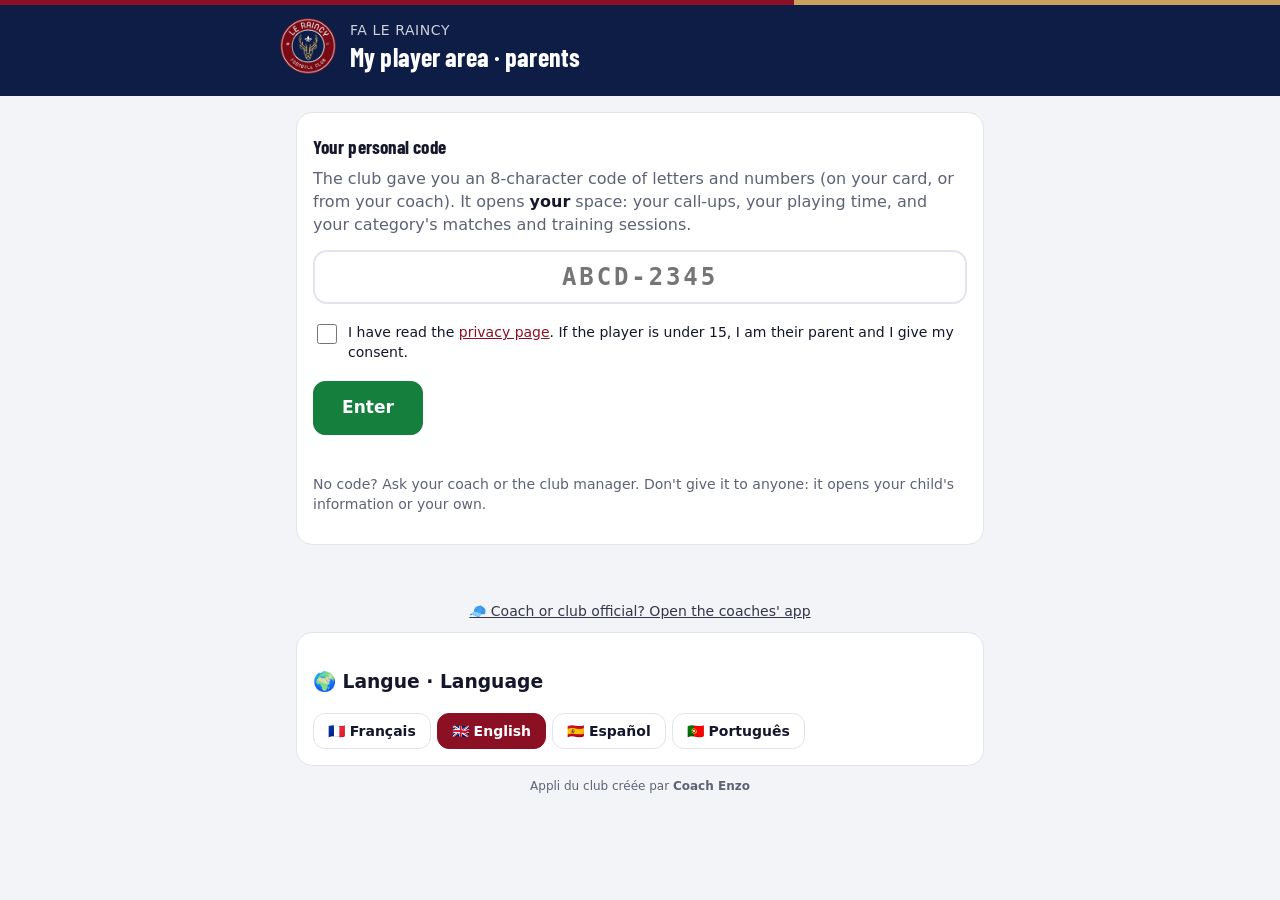
<file: moi.html>
<!doctype html>
<html lang="fr">
<head>
<meta charset="utf-8">
<meta name="viewport" content="width=device-width, initial-scale=1, maximum-scale=1, user-scalable=no, viewport-fit=cover">
<title>FA Le Raincy · Mon espace</title>
<meta name="description" content="L'espace personnel des joueurs et des parents du club, avec le code donné par le club">
<meta name="robots" content="noindex, nofollow">
<meta name="referrer" content="no-referrer">
<meta name="theme-color" content="#0e1d45">
<meta name="apple-mobile-web-app-capable" content="yes">
<meta name="apple-mobile-web-app-status-bar-style" content="black-translucent">
<meta name="apple-mobile-web-app-title" content="Raincy">
<link rel="icon" href="icons/crest.png">
<link rel="apple-touch-icon" href="icons/icon-180.png">
<link rel="stylesheet" href="famille.css?v=340">
<link rel="stylesheet" href="theme.css?v=340">
<style>
.b.cal { min-height: 40px; font-size: 15px; }
.photos { display: grid; grid-template-columns: repeat(auto-fill, minmax(96px, 1fr)); gap: 6px; margin: 10px 0 4px; }
.ph { aspect-ratio: 1; border-radius: 10px; overflow: hidden; background: var(--bg); display: grid; place-items: center; }
.ph img { width: 100%; height: 100%; object-fit: cover; display: block; }
.ph-view { position: fixed; inset: 0; background: rgba(0,0,0,.92); display: grid; place-items: center; z-index: 9; padding: 16px; color: #fff; text-align: center; }
.ph-view[hidden] { display: none; }
.ph-view img { max-width: 100%; max-height: 85vh; border-radius: 8px; }
.who { display: flex; align-items: center; justify-content: space-between; gap: 10px; flex-wrap: wrap; }
.who label { display: flex; flex-direction: column; gap: 6px; width: 100%; font-weight: 700; }
.who select { min-height: 46px; border-radius: 12px; border: 1px solid var(--line); background: var(--surface); color: var(--ink); padding: 0 10px; font-weight: 600; }
.b.small { min-height: 36px; font-size: 14px; }
.tiles { display: grid; grid-template-columns: repeat(5, minmax(0, 1fr)); gap: 6px; }
.tiles div { background: var(--surface); border: 1px solid var(--line); border-radius: 12px; padding: 10px 6px; text-align: center; }
.tiles b { display: block; font-size: 22px; } .tiles span { font-size: 12px; color: var(--muted); }
.card.next { border: 2px solid var(--brand); }
.mine-box { margin: 10px 0; padding: 12px; border-radius: 12px; background: color-mix(in srgb, var(--brand) 9%, var(--surface)); display: flex; flex-direction: column; gap: 8px; }
.mine-box.off { color: var(--muted); }
.mine-box .b { flex: 1; min-height: 50px; font-size: 16px; }
.talk { margin: 12px 0; padding: 14px; border-radius: 14px; background: var(--navy); color: #fff; }
.talk h3 { margin: 0 0 6px; font-size: 17px; color: #e2c27d; }
.talk .obj { font-weight: 800; font-size: 17px; margin: 4px 0 8px; }
.talk .info, .talk .info b { color: #dbe2f5; }
.keys { margin: 6px 0; padding-left: 22px; font-weight: 700; font-size: 16px; } .keys li + li { margin-top: 4px; }
.final { font-style: italic; opacity: .92; margin: 8px 0 0; }
.b.vid { display: inline-flex; align-items: center; text-decoration: none; background: #e2c27d; color: #0e1d45; border: 0; }
.conv summary { cursor: pointer; margin-top: 8px; }
.me-line { margin: 4px 0; } .me-line b { color: var(--brand); }
.grid2 { display: grid; grid-template-columns: 1fr auto; gap: 2px 12px; font-size: 14px; margin-top: 6px; }
.grid2 .mine, .board .mine { color: var(--brand); font-weight: 800; }
.boards { display: grid; grid-template-columns: repeat(auto-fit, minmax(190px, 1fr)); gap: 8px; }
.board { background: var(--surface); border: 1px solid var(--line); border-radius: 14px; padding: 10px 12px; }
.board h3 { margin: 0 0 6px; font-size: 15px; }
.board p { display: flex; justify-content: space-between; margin: 3px 0; font-size: 14px; }
@media (max-width: 480px) { .tiles { grid-template-columns: repeat(3, minmax(0, 1fr)); } }
.wb h3 { margin: 0 0 4px; } .wb-done { color: var(--yes); font-weight: 700; }
.wb-row { display: flex; flex-direction: column; gap: 4px; margin: 10px 0; } .wb-row > span:first-child { font-weight: 700; font-size: 15px; }
.wb-scale { display: grid; grid-template-columns: repeat(10, 1fr); gap: 3px; }
.wb-scale button { min-height: 38px; border-radius: 8px; border: 1px solid var(--line); background: var(--surface); color: var(--ink); font-weight: 700; padding: 0; }
.wb-scale button.on { color: #fff; border-color: transparent; }
.wb-scale .v1.on, .wb-scale .v2.on, .wb-scale .v3.on, .wb-scale .v4.on { background: #dc2626; } .wb-scale .v5.on, .wb-scale .v6.on, .wb-scale .v7.on { background: #ca8a04; } .wb-scale .v8.on, .wb-scale .v9.on, .wb-scale .v10.on { background: #16a34a; }
.wb-note { width: 100%; min-height: 44px; border-radius: 12px; border: 1px solid var(--line); padding: 0 12px; margin: 6px 0 10px; font: inherit; background: var(--surface); color: var(--ink); }
/* personal code (3.42) */
.code-card h2 { margin: 4px 0 6px; }
.code-cat { display: inline-block; margin: 0 0 4px; padding: 3px 10px; border-radius: 999px; background: var(--navy); color: #e2c27d; font-weight: 800; font-size: 14px; }
#codeForm { display: flex; gap: 8px; margin: 14px 0 6px; flex-wrap: wrap; }
.code-in { flex: 1 1 180px; min-height: 54px; border-radius: 14px; border: 2px solid var(--line); background: var(--surface); color: var(--ink); padding: 0 14px;
  font: 800 24px/1 ui-monospace, "SF Mono", Consolas, monospace; letter-spacing: .12em; text-transform: uppercase; text-align: center; }
.code-in:focus { outline: none; border-color: var(--brand); }
.code-go { min-height: 54px; min-width: 110px; font-size: 17px; }
.code-err { min-height: 1.2em; color: var(--no); font-weight: 700; margin: 4px 0 10px; }
.who { display: flex; align-items: center; justify-content: space-between; gap: 10px; flex-wrap: wrap; }
.b.lnk { display: inline-flex; align-items: center; text-decoration: none; }
.me-line { margin: 4px 0; } .me-line b { color: var(--brand); }
.coach-link { text-align: center; margin: 4px 16px 10px; font-size: 14px; }
.coach-link a { color: inherit; opacity: .85; }
.credit { text-align: center; font-size: 12px; color: var(--muted); margin: 0 0 calc(env(safe-area-inset-bottom) + 18px); }
</style>
<link rel="manifest" href="famille.webmanifest">
<meta name="apple-mobile-web-app-capable" content="yes">
<meta name="mobile-web-app-capable" content="yes">
</head>
<body>
<header class="top"><div class="top-in"><img src="icons/crest.png" alt="" id="clubCrest"><div><p id="club">FA Le Raincy</p><h1 id="team">Mon espace joueur · parents</h1></div></div></header>
<main id="page"></main>
<p class="coach-link"><a href="index.html" id="coachLink">🧢 Coach ou dirigeant ? Ouvrir l'appli des coachs</a></p>
<div id="langBox"></div>
<p class="credit">Appli du club créée par <b>Coach Enzo</b></p>
<div id="toast" class="toast" role="status" aria-live="polite"></div>
<script src="js/config.js?v=340"></script>
<script src="js/appcfg.js?v=340"></script>
<script src="js/i18n.js?v=340"></script>
<script src="js/sport.js?v=340"></script>
<script src="js/member.js?v=340"></script>
<script>document.getElementById('langBox').innerHTML = I18n.card();</script>
<script>
(() => {
  // a code in the address (QR code of a card) opens the space at once; otherwise the form (with the category of its QR code)
  const add = /add=1/.test(location.hash), c = Member.current(), page = document.getElementById('page');
  // (2.08) one app for everyone (the stores' app opens here): a coach who chose his app goes straight to it
  const HOME = AppCfg.key('home'), rd = k => { try { return localStorage.getItem(k); } catch (e) { return null; } };
  document.getElementById('coachLink').onclick = () => { try { localStorage.setItem(HOME, 'coach'); } catch (e) {} };
  if (!c && !add && !/[#&](cat|c)=/.test(location.hash) && rd(HOME) === 'coach') { location.replace('index.html'); return; }
  if (c && !add) {
    page.innerHTML = '<p class="empty">Ouverture de ton espace…</p>';
    Member.rpc('member_view', { p_code: c }).then(d => { Member.remember(c, d); location.replace(Member.pageFor(d)); })
      .catch(async e => {
        // (2.75) an invitation link (moi.html#c=CODE with an invitation code): straight to the sign-up
        if (e.code === 'CODE') { Member.forget(c); let g = null; try { g = await Member.rpc('member_guest', { p_code: c }); } catch (y) { if (/expir/i.test(y.message)) e = y; } if (g && g.guest) return Member.guestForm(page, c, g); }
        Member.form(page, { error: e.message }); });
  } else Member.form(page);
})();
</script>
</body>
</html>
</file>
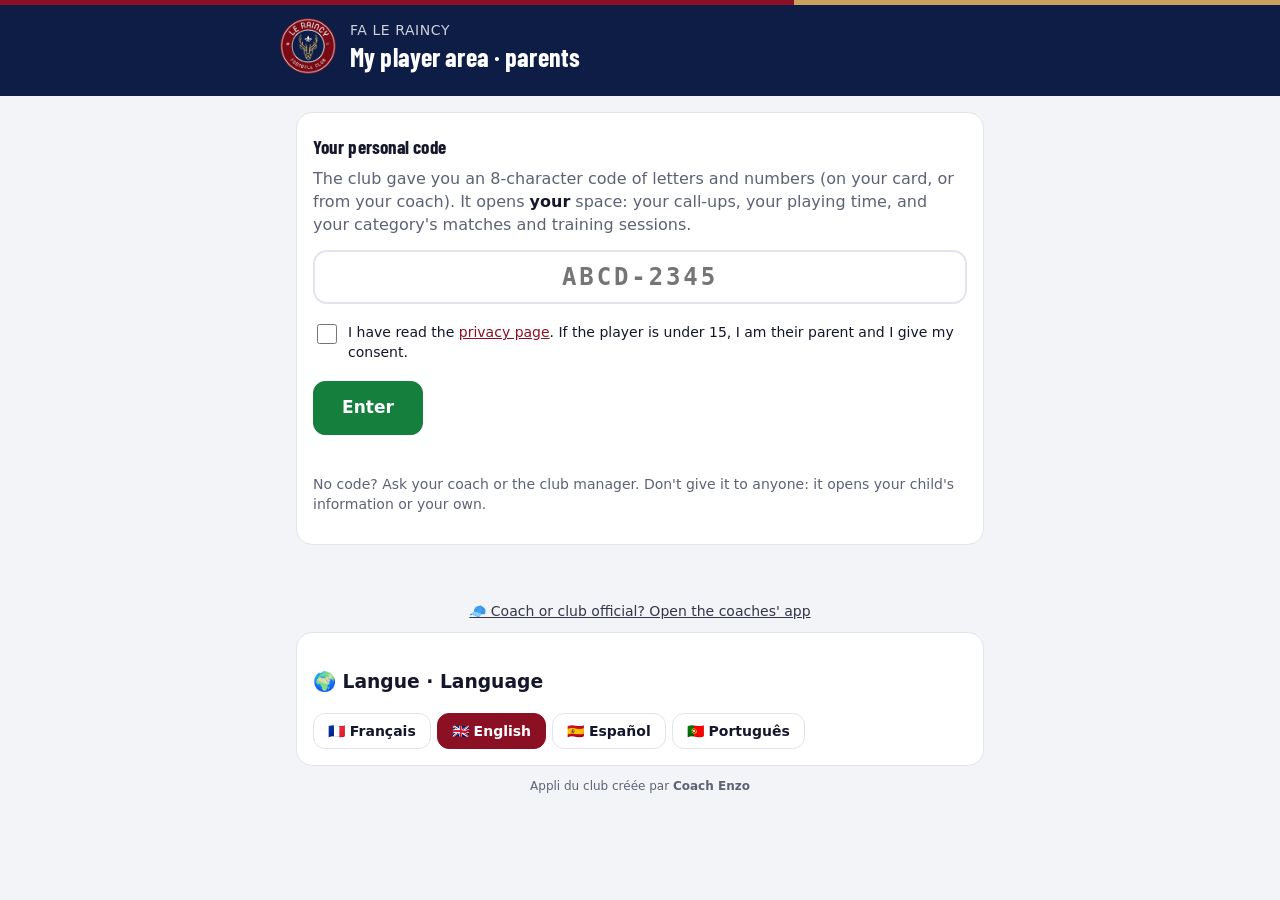
<file: parents.html>
<!doctype html>
<html lang="fr">
<head>
<meta charset="utf-8">
<meta name="viewport" content="width=device-width, initial-scale=1, maximum-scale=1, user-scalable=no, viewport-fit=cover">
<title>FA Le Raincy · Parents</title>
<meta name="description" content="Matchs, horaires et convocations de l'équipe, pour les parents">
<meta name="robots" content="noindex, nofollow">
<meta name="referrer" content="no-referrer">
<meta name="theme-color" content="#0e1d45">
<meta name="apple-mobile-web-app-capable" content="yes">
<meta name="apple-mobile-web-app-status-bar-style" content="black-translucent">
<meta name="apple-mobile-web-app-title" content="Raincy Parents">
<link rel="icon" href="icons/crest.png">
<link rel="apple-touch-icon" href="icons/icon-180.png">
<link rel="stylesheet" href="famille.css?v=340">
<link rel="stylesheet" href="theme.css?v=340">
<style>
.tr .grp { color: var(--brand); } /* (1.66) le groupe d'entraînement : Groupe Gianni, Groupe Enzo… */
.b.cal { min-height: 40px; font-size: 15px; }
.photos { display: grid; grid-template-columns: repeat(auto-fill, minmax(96px, 1fr)); gap: 6px; margin: 10px 0 4px; }
.ph { aspect-ratio: 1; border-radius: 10px; overflow: hidden; background: var(--bg); display: grid; place-items: center; }
.ph img { width: 100%; height: 100%; object-fit: cover; display: block; }
.ph-view { position: fixed; inset: 0; background: rgba(0,0,0,.92); display: grid; place-items: center; z-index: 9; padding: 16px; color: #fff; text-align: center; }
.ph-view[hidden] { display: none; }
.ph-view img { max-width: 100%; max-height: 85vh; border-radius: 8px; }
.vol { margin-top: 12px; padding-top: 10px; border-top: 1px dashed var(--line); }
.vol-row { display: flex; flex-wrap: wrap; align-items: center; gap: 4px 10px; padding: 6px 0; }
.vol-row .vt { font-weight: 700; min-width: 170px; } .vol-row .vt b { font-size: 13px; color: var(--no); } .vol-row .vt b.ok { color: var(--yes); }
.vol-row .vn { flex: 1; font-size: 14px; color: var(--muted); }
.b.small { min-height: 36px; font-size: 14px; padding: 0 12px; }
/* personal code (3.42) */
.code-card h2 { margin: 4px 0 6px; }
.code-cat { display: inline-block; margin: 0 0 4px; padding: 3px 10px; border-radius: 999px; background: var(--navy); color: #e2c27d; font-weight: 800; font-size: 14px; }
#codeForm { display: flex; gap: 8px; margin: 14px 0 6px; flex-wrap: wrap; }
.code-in { flex: 1 1 180px; min-height: 54px; border-radius: 14px; border: 2px solid var(--line); background: var(--surface); color: var(--ink); padding: 0 14px;
  font: 800 24px/1 ui-monospace, "SF Mono", Consolas, monospace; letter-spacing: .12em; text-transform: uppercase; text-align: center; }
.code-in:focus { outline: none; border-color: var(--brand); }
.code-go { min-height: 54px; min-width: 110px; font-size: 17px; }
.code-err { min-height: 1.2em; color: var(--no); font-weight: 700; margin: 4px 0 10px; }
.who { display: flex; align-items: center; justify-content: space-between; gap: 10px; flex-wrap: wrap; }
.b.lnk { display: inline-flex; align-items: center; text-decoration: none; }
.me-line { margin: 4px 0; } .me-line b { color: var(--brand); }
.credit { text-align: center; font-size: 12px; color: var(--muted); margin: 0 0 calc(env(safe-area-inset-bottom) + 18px); }
/* (2.75) le profil de l'enfant : photo, taille, poids */
.prof-row { display: grid; grid-template-columns: 1fr 1fr auto; gap: 10px; align-items: end; }
.prof-row label { display: grid; gap: 4px; font-size: 14px; font-weight: 600; }
.prof-row input { min-height: 44px; border-radius: 12px; border: 1px solid var(--line); padding: 0 12px; font: inherit; font-size: 16px; background: var(--surface); color: var(--ink); width: 100%; box-sizing: border-box; }
</style>
<link rel="manifest" href="famille.webmanifest">
<meta name="apple-mobile-web-app-capable" content="yes">
<meta name="mobile-web-app-capable" content="yes">
</head>
<body>
<header class="top"><div class="top-in"><img src="icons/crest.png" alt="" id="clubCrest"><div><p id="club">FA Le Raincy · Espace parents</p><h1 id="team">Chargement…</h1></div></div></header>
<main id="page"><p class="empty">Chargement des informations de l'équipe…</p></main>
<p class="credit">Appli du club créée par <b>Coach Enzo</b></p>
<div id="toast" class="toast" role="status" aria-live="polite"></div>
<script src="js/config.js?v=340"></script>
<script src="js/appcfg.js?v=340"></script>
<script src="js/i18n.js?v=340"></script>
<script src="js/sport.js?v=340"></script>
<script src="js/clubs.js?v=340"></script>
<script src="js/theme.js?v=340"></script>
<script src="js/member.js?v=340"></script>
<script src="js/perso.js?v=340"></script>
<script src="js/chat.js?v=340"></script>
<script src="js/share.js?v=340"></script>
<script src="js/bodymap.js?v=340"></script>
<script src="js/injury.js?v=340"></script>
<script src="js/urgent.js?v=340"></script>
<script src="js/consent.js?v=340"></script>
<script src="js/profil.js?v=340"></script>
<script src="js/absence.js?v=340"></script>
<script src="js/after.js?v=340"></script>
<script src="js/talks.js?v=340"></script>
<script src="js/parents-page.js?v=340"></script>
</body>
</html>
</file>
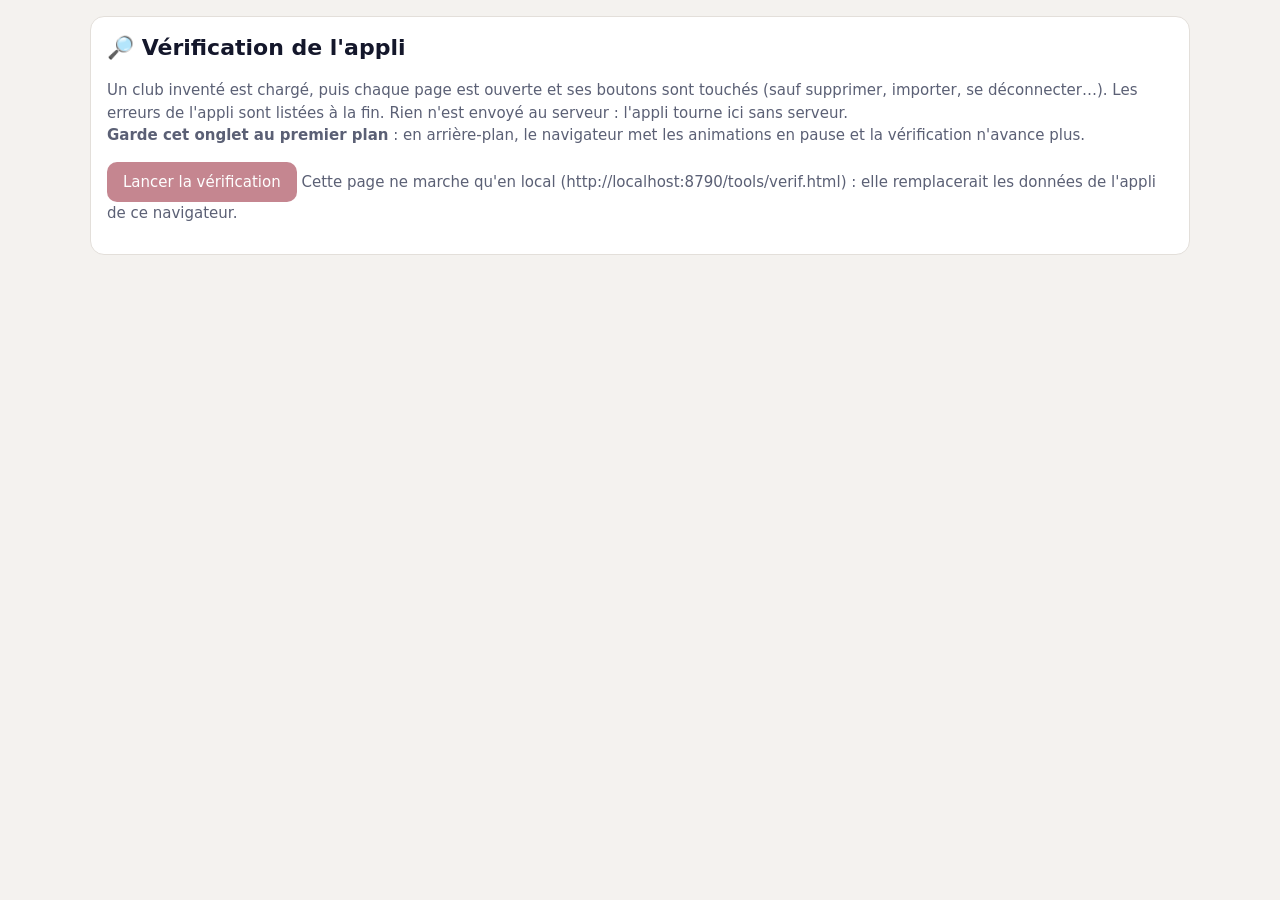
<file: tools/verif.html>
<!doctype html>
<html lang="fr">
<head>
<meta charset="utf-8">
<meta name="viewport" content="width=device-width, initial-scale=1">
<title>Vérification de l'appli</title>
<style>
  :root { --bg: #f4f2ef; --card: #fff; --ink: #14172b; --muted: #5b6075; --ok: #15803d; --bad: #b91c1c; --line: #e3dfda; }
  @media (prefers-color-scheme: dark) { :root { --bg: #0d1226; --card: #161d38; --ink: #eceef6; --muted: #a2a8c0; --ok: #4ade80; --bad: #f87171; --line: #263156; } }
  body { margin: 0; background: var(--bg); color: var(--ink); font: 15px/1.5 system-ui, sans-serif; }
  main { max-width: 1100px; margin: 0 auto; padding: 16px; display: grid; gap: 14px; }
  .card { background: var(--card); border: 1px solid var(--line); border-radius: 14px; padding: 14px 16px; }
  h1 { font-size: 22px; margin: 0; } h2 { font-size: 17px; margin: 0 0 6px; }
  .muted { color: var(--muted); } .ok { color: var(--ok); } .bad { color: var(--bad); }
  label { margin-right: 14px; white-space: nowrap; } button { font: inherit; padding: 9px 16px; border-radius: 10px; border: 0; background: #8c1024; color: #fff; cursor: pointer; }
  button[disabled] { opacity: .5; }
  #frames { display: flex; gap: 12px; flex-wrap: wrap; align-items: flex-start; }
  iframe { border: 1px solid var(--line); border-radius: 12px; background: #fff; height: 640px; }
  pre { white-space: pre-wrap; margin: 0; font-size: 13px; }
  table { border-collapse: collapse; width: 100%; } td, th { text-align: left; padding: 4px 8px; border-bottom: 1px solid var(--line); vertical-align: top; }
</style>
</head>
<body>
<main>
  <div class="card">
    <h1>🔎 Vérification de l'appli</h1>
    <p class="muted">Un club inventé est chargé, puis chaque page est ouverte et ses boutons sont touchés (sauf supprimer, importer, se déconnecter…).
      Les erreurs de l'appli sont listées à la fin. Rien n'est envoyé au serveur : l'appli tourne ici sans serveur.<br><b>Garde cet onglet au premier plan</b> : en arrière-plan, le navigateur met les animations en pause et la vérification n'avance plus.</p>
    <div id="opts"></div>
    <p><button id="go">Lancer la vérification</button> <span id="status" class="muted"></span></p>
  </div>
  <div class="card" id="report" hidden><h2>Résultat</h2><div id="out"></div></div>
  <div id="frames"></div>
</main>
<script>
/* tools/verif.html — servir le dossier de l'appli en local (node tools/serveur.js), puis ouvrir http://localhost:8790/tools/verif.html
   Le club inventé remplace les données de l'appli DANS CE NAVIGATEUR : la page ne marche donc qu'en local (localhost). */
(async () => {
  const local = /^(localhost|127\.0\.0\.1|\[::1\])$/.test(location.hostname);
  const $ = s => document.querySelector(s), st = t => { $('#status').textContent = t; };
  if (!local) { $('#go').disabled = true; st('Cette page ne marche qu\'en local (http://localhost:8790/tools/verif.html) : elle remplacerait les données de l\'appli de ce navigateur.'); return; }
  const wait = ms => new Promise(r => setTimeout(r, ms));
  const appJs = await (await fetch('../js/app.js', { cache: 'no-store' })).text();
  const multi = /sport\.js/.test(await (await fetch('../build.js', { cache: 'no-store' })).text());
  const SPORTS = multi ? ['foot', 'basket', 'hand', 'rugby', 'volley'] : ['foot'];
  // the routes of the app (the table in App.route)
  const routes = [...new Set([...appJs.slice(appJs.indexOf("const fn = { '': Views.home")).split('}[name]')[0].matchAll(/(?:^|[\s,{])(\w+):/g)].map(m => m[1]))].filter(r => r !== 'r' && r !== 'x');
  $('#opts').innerHTML = `<p>${SPORTS.map(s => `<label><input type="checkbox" name="sp" value="${s}" ${s === 'foot' ? 'checked' : ''}> ${s}</label>`).join('')}</p>
    <p><label><input type="checkbox" id="roleAdmin" checked> responsable</label><label><input type="checkbox" id="roleCoach" checked> coach d'une catégorie</label>
    <label><input type="checkbox" id="wDesk" checked> ordinateur</label><label><input type="checkbox" id="wPhone" checked> téléphone</label>
    <label>boutons par page <select id="max"><option value="8">8 (rapide)</option><option value="25" selected>25</option><option value="60">60 (complet)</option></select></label></p>
    <p class="muted">${routes.length} pages dans l'appli : ${routes.join(', ')}</p>`;

  // the app page, without its server (tools/serveur.js empties its config and adds the error collector)
  const DEMO = multi ? '' : 'demo=1';
  function frame(width) {
    const f = document.createElement('iframe'); f.style.width = width + 'px'; $('#frames').appendChild(f); return f;
  }
  function load(f) {
    return new Promise(res => { f.onload = () => res(); f.src = '../verif-app.html?' + DEMO + '&t=' + Date.now() + '#/'; });
  }
  async function started(w) { for (let i = 0; i < 80 && !w.__appStarted; i++) await wait(100); await wait(600); }

  async function crawl(w, rs, max) {
    const d = w.document, out = [];
    w.HTMLAnchorElement.prototype.click = function () {};
    const T = d.getElementById('toast');
    if (T) new w.MutationObserver(() => { if (/err|bad/.test(T.className) && T.textContent) w.__toasts.push(w.location.hash + ' :: ' + T.textContent.slice(0, 140)); }).observe(T, { attributes: true, childList: true, subtree: true, characterData: true });
    const modalOpen = () => { const m = d.getElementById('modal'); return m && !m.hidden; };
    const closeAll = async () => {
      for (let k = 0; k < 4 && modalOpen(); k++) {
        const x = d.querySelector('#modal .x, #modal [aria-label="Fermer"], #modal [data-close]');
        if (x) x.click(); else d.dispatchEvent(new w.KeyboardEvent('keydown', { key: 'Escape', bubbles: true }));
        await wait(80);
      }
      const m = d.getElementById('modal'); if (m) m.hidden = true;
      d.querySelectorAll('.rs-back, .link-gate').forEach(x => x.remove());
    };
    const SKIP = /supprim|delete|trash|danger|logout|sortir|déconnect|reset|réinitial|retirer|quitter|quit|vider|effacer|forget|fichier|import|photo|vidéo|video|caméra|micro|recevoir|notif|créer mon club|data-demo-act|mettre à jour l|recharg/;
    for (const r of rs) {
      w.location.hash = '#/' + r; await wait(450); let clicked = 0;
      const sel = '#view button:not([disabled]), #view summary';
      for (let i = 0; i < max; i++) {
        if (w.location.hash !== '#/' + r) { w.location.hash = '#/' + r; await wait(350); }
        const b = [...d.querySelectorAll(sel)][i]; if (!b) break;
        const t = (b.textContent + ' ' + b.className + ' ' + JSON.stringify(b.dataset)).toLowerCase();
        if (SKIP.test(t)) continue;
        try { b.click(); } catch (e) { w.__errs.push(r + ' :: clic ' + e.message); }
        clicked++; await wait(160);
        const busy = d.getElementById('busy'); if (busy && !busy.hidden) await wait(1500);
        await closeAll();
        if (d.body.classList.contains('editing')) { w.location.hash = '#/' + r; await wait(300); }
      }
      out.push([r, clicked]);
    }
    return out;
  }

  async function run(sport, role, width, max) {
    const f = frame(width); const tag = `${sport} · ${role} · ${width < 600 ? 'téléphone' : 'ordinateur'}`;
    st(`${tag} : préparation du club inventé…`);
    await load(f); let w = f.contentWindow; await started(w);
    // the made-up club (Demo.build), as responsable or as the coach of one category
    if (multi) { w.Store.state.club.sport = sport; w.Sport.apply(); }
    const s = (w.Demo || w.eval('Demo')).build(sport);
    if (role === 'coach') { const me = s.staff.find(x => x.id === 'demo-me'); me.teamIds = [s.teams[0].id]; me.role = 'Éducateur'; s.auth.session.admin = false; }
    Object.keys(w.Store.state).forEach(k => delete w.Store.state[k]); Object.assign(w.Store.state, s);
    w.Store.persistNow(); await wait(500);
    await load(f); w = f.contentWindow; await started(w);
    if (!w.Auth || !w.Auth.current()) return { tag, error: 'connexion du club inventé impossible', errs: w.__errs || [] };
    const S = w.Store.state, sees = id => !w.Auth.sees || w.Auth.sees(id);
    const up = S.matches.find(m => !m.played && sees(m.teamId)), played = S.matches.find(m => m.played && sees(m.teamId));
    const tr = S.trainings.find(t => sees(t.teamId)), team = S.teams.find(t => sees(t.id)), pl = S.players.find(p => (p.teamIds || []).some(sees));
    const withId = { equipe: team, joueur: pl, entrainement: tr, match: up, prepa: up, direct: up, jourj: up, codes: team, progression: pl, tests: team, bilan: team };
    const rs = ['', ...routes.filter(r => r !== 'schema' && r !== 'tableau'), 'tableau/11',
      ...Object.entries(withId).filter(([, o]) => o).map(([r, o]) => r + '/' + o.id), ...(played ? ['match/' + played.id] : [])];
    st(`${tag} : ${rs.length} pages…`);
    const visited = await crawl(w, rs, max);
    const res = { tag, pages: visited.length, clicks: visited.reduce((a, [, n]) => a + n, 0), errs: [...new Set(w.__errs)], toasts: [...new Set(w.__toasts)] };
    f.remove(); return res;
  }

  $('#go').onclick = async () => {
    $('#go').disabled = true; $('#report').hidden = true;
    const sports = [...document.querySelectorAll('[name=sp]:checked')].map(x => x.value);
    const roles = [$('#roleAdmin').checked && 'responsable', $('#roleCoach').checked && 'coach'].filter(Boolean);
    const widths = [$('#wDesk').checked && 1100, $('#wPhone').checked && 390].filter(Boolean);
    const max = +$('#max').value, results = [];
    for (const sp of sports) for (const r of roles) for (const wd of widths) {
      try { results.push(await run(sp, r, wd, max)); } catch (e) { results.push({ tag: `${sp} · ${r} · ${wd}`, error: e.message, errs: [] }); }
    }
    const bad = results.filter(r => r.error || r.errs.length); // the red messages shown to the user are listed, but are often normal (« aucun arbitre… »)
    $('#out').innerHTML = `<p class="${bad.length ? 'bad' : 'ok'}"><b>${bad.length ? '❌ ' + bad.length + ' essai(s) avec des erreurs' : '✅ Aucune erreur'}</b></p>
      <table><tr><th>Essai</th><th>Pages</th><th>Boutons</th><th>Erreurs</th></tr>${results.map(r => `<tr><td>${r.tag}</td><td>${r.pages || '-'}</td><td>${r.clicks || '-'}</td>
      <td>${r.error ? `<span class="bad">${r.error}</span>` : ''}${r.errs.length ? `<pre class="bad">${r.errs.map(e => e.replace(/</g, '&lt;')).join('\n')}</pre>` : ''}${(r.toasts || []).length ? `<pre class="muted">messages en rouge affichés (à relire, souvent normaux) :\n${r.toasts.map(e => e.replace(/</g, '&lt;')).join('\n')}</pre>` : ''}${!r.error && !r.errs.length && !(r.toasts || []).length ? '<span class="ok">aucune</span>' : ''}</td></tr>`).join('')}</table>`;
    $('#report').hidden = false; $('#go').disabled = false; st('Terminé.');
    window.__verifResult = results;
  };
})();
</script>
</body>
</html>
</file>
<file: app.css>
:root {
  /* Le Raincy FC : bordeaux, bleu marine, or */
  --bordeaux: #8c1024; --navy: #0e1d45; --navy-2: #182b5e; --gold: #c9a45c; --gold-soft: #e2c27d;
  --bg: #f3f1ef; --surface: #ffffff; --surface2: #f7f4f2; --ink: #14172b; --muted: #5d6072; --line: #e2dcd8;
  --accent: #8c1024; --accent-ink: #ffffff; --good: #15803d; --draw: #a16207; --bad: #be123c;
  --pitch: #2c6646; --pitch-dark: #1f5137; --board-chrome: #10281b;
  --r: 14px; --rail: 96px;
  --font: -apple-system, BlinkMacSystemFont, system-ui, "Segoe UI", Roboto, sans-serif;
  --round: ui-rounded, "SF Pro Rounded", -apple-system, system-ui, "Segoe UI", sans-serif;
  color-scheme: light;
}
@media (prefers-color-scheme: dark) {
  :root { --bg: #0a0f22; --surface: #121a33; --surface2: #18223f; --ink: #eceef6; --muted: #9aa1b8; --line: #263156; color-scheme: dark; }
  .btn.primary, .chip.on, .quick-btn:first-child, .step-chip.on { --accent: #b3203a; }
}
* { box-sizing: border-box; }
html, body { height: 100%; }
body { margin: 0; background: var(--bg); color: var(--ink); font: 17px/1.45 var(--font); -webkit-tap-highlight-color: transparent; -webkit-text-size-adjust: 100%; }
a { color: inherit; text-decoration: none; }
svg { width: 22px; height: 22px; flex: none; }
h1, h2, h3 { font-family: var(--round); text-wrap: balance; margin: 0; }
button, input, select, textarea { font: inherit; color: inherit; }
[hidden] { display: none !important; }
:focus-visible { outline: 3px solid color-mix(in srgb, var(--accent) 70%, white); outline-offset: 2px; }
.muted { color: var(--muted); }
.small { font-size: 13px; }

/* ---------- shell ---------- */
.shell { display: grid; grid-template-columns: var(--rail) minmax(0, 1fr); min-height: 100%; }
.rail { position: sticky; top: 0; height: 100dvh; display: flex; flex-direction: column; gap: 14px; padding: calc(env(safe-area-inset-top) + 14px) 8px 14px calc(env(safe-area-inset-left) + 8px); background: var(--navy); color: #fff; border-right: 3px solid var(--bordeaux); }
.brand { display: flex; flex-direction: column; align-items: center; gap: 5px; text-align: center; font-family: var(--round); font-weight: 800; font-size: 11.5px; line-height: 1.15; color: var(--gold-soft); letter-spacing: .02em; }
.crest { width: 60px; height: 60px; display: block; filter: drop-shadow(0 2px 4px rgba(0,0,0,.4)); }
#nav { display: flex; flex-direction: column; gap: 4px; }
#nav a { display: flex; flex-direction: column; align-items: center; gap: 3px; padding: 9px 4px; border-radius: 12px; font-size: 12.5px; font-weight: 600; color: rgba(255,255,255,.72); }
#nav a svg { width: 26px; height: 26px; }
#nav a.on { background: rgba(201,164,92,.18); color: var(--gold-soft); box-shadow: inset 3px 0 0 var(--gold); }
main#view { padding: calc(env(safe-area-inset-top) + 22px) 28px 48px; max-width: 1240px; width: 100%; min-width: 0; outline: none; }
body.editing .shell { grid-template-columns: minmax(0, 1fr); }
body.editing .rail { display: none; }
/* while drawing, the page itself never scrolls or bounces (the board stays still under the finger) */
html:has(body.editing), body.editing { overflow: hidden; overscroll-behavior: none; height: 100%; }
body.editing main#view { padding: 0; max-width: none; height: 100dvh; }

@media (max-width: 760px) {
  .shell { grid-template-columns: minmax(0, 1fr); }
  .rail { position: fixed; top: auto; bottom: 0; left: 0; right: 0; height: auto; z-index: 20; flex-direction: row; padding: 4px 4px calc(env(safe-area-inset-bottom) + 4px); border-right: 0; border-top: 3px solid var(--bordeaux); }
  #nav a.on { box-shadow: inset 0 3px 0 var(--gold); }
  .brand { display: none; }
  #nav { flex-direction: row; width: 100%; justify-content: space-between; }
  #nav a { flex: 1; padding: 6px 0; font-size: 10px; min-width: 0; }
  #nav a svg { width: 23px; height: 23px; }
  main#view { padding: calc(env(safe-area-inset-top) + 16px) 16px calc(env(safe-area-inset-bottom) + 96px); }
}

/* phone held sideways (or short window): compact side rail that scrolls */
@media (min-width: 761px) and (max-height: 620px) {
  .rail { overflow-y: auto; gap: 6px; padding-top: calc(env(safe-area-inset-top) + 6px); padding-bottom: 6px; scrollbar-width: none; }
  .brand { display: none; }
  #nav { gap: 2px; }
  #nav a { padding: 5px 2px; font-size: 10.5px; gap: 1px; }
  #nav a svg { width: 21px; height: 21px; }
  .rail-user { margin-top: 6px; }
}

/* ---------- page parts ---------- */
.page-head { display: flex; flex-wrap: wrap; align-items: flex-end; justify-content: space-between; gap: 12px 20px; margin-bottom: 18px; }
.page-head h1 { font-size: clamp(28px, 4vw, 38px); font-weight: 800; line-height: 1.05; }
.page-head h1 i { font-style: normal; color: var(--muted); font-weight: 600; font-size: .7em; }
.page-head .sub { margin: 4px 0 0; color: var(--muted); }
.head-actions { display: flex; flex-wrap: wrap; gap: 8px; }
.page-head > div:first-child { flex: 1 1 340px; min-width: 0; }
.h1-input { font: 800 clamp(26px, 4vw, 36px)/1.1 var(--round) !important; border: 0 !important; border-bottom: 2px dashed var(--line) !important; border-radius: 0 !important; background: transparent !important; width: 100%; padding: 2px 0 !important; }
.h1-input:focus { outline: none; border-bottom-color: var(--accent); }
h2.section { font-size: 21px; font-weight: 800; margin: 26px 0 10px; }
.card { background: var(--surface); border: 1px solid var(--line); border-radius: var(--r); padding: 18px; }
.card > h2 { display: flex; align-items: center; gap: 8px; font-size: 18px; font-weight: 800; margin-bottom: 12px; }
.card > h2 svg { color: var(--accent); }
.card + .card { margin-top: 14px; }
.grid { display: grid; grid-template-columns: repeat(auto-fill, minmax(260px, 1fr)); gap: 14px; }
.cards2 { display: grid; grid-template-columns: repeat(auto-fit, minmax(320px, 1fr)); gap: 14px; }
.cards2 .card + .card, .grid > .card + .card { margin-top: 0; }
.empty { text-align: center; padding: 48px 16px; background: var(--surface); border: 2px dashed var(--line); border-radius: var(--r); }
.empty p { color: var(--muted); margin: 0 0 14px; }
.danger-zone { display: flex; flex-wrap: wrap; gap: 10px; margin-top: 30px; padding-top: 18px; border-top: 1px solid var(--line); }
.tip { font-size: 14.5px; color: var(--muted); background: var(--surface2); border-radius: 10px; padding: 10px 12px; margin: 10px 0; }
.lead { font-size: 18px; margin: 0; }

/* ---------- controls ---------- */
.btn { display: inline-flex; align-items: center; justify-content: center; gap: 8px; min-height: 46px; padding: 0 16px; border-radius: 12px; border: 1px solid var(--line); background: var(--surface); font-weight: 650; cursor: pointer; white-space: nowrap; }
.btn:active { transform: scale(.98); }
.btn.primary { background: var(--accent); border-color: var(--accent); color: var(--accent-ink); }
.btn.danger { color: var(--bad); border-color: color-mix(in srgb, var(--bad) 40%, var(--line)); }
.btn.soft { background: var(--surface2); }
.btn.wide { width: 100%; }
.btn:disabled { opacity: .45; cursor: default; }
.icon-btn { display: inline-grid; place-items: center; width: 44px; height: 44px; border-radius: 12px; border: 1px solid var(--line); background: var(--surface); cursor: pointer; flex: none; }
.icon-btn.danger { color: var(--bad); }
.icon-btn:disabled { opacity: .35; }
.chips { display: flex; flex-wrap: wrap; gap: 8px; }
.chip { display: inline-flex; align-items: center; gap: 7px; min-height: 42px; padding: 0 15px; border-radius: 999px; border: 1px solid var(--line); background: var(--surface); cursor: pointer; font-weight: 600; font-size: 15.5px; }
.chip.on { background: var(--accent); border-color: var(--accent); color: var(--accent-ink); }
.chip .sw, .sw { display: inline-block; width: 20px; height: 20px; border-radius: 50%; border: 2px solid rgba(0,0,0,.25); flex: none; }
.chip.on .sw { border-color: #fff; }
.chip.bib { text-transform: capitalize; }
.filter, .team-switch { margin-bottom: 16px; }
.team-switch { display: flex; gap: 8px; overflow-x: auto; padding-bottom: 4px; scrollbar-width: none; }
.team-switch .chip { flex: none; }
/* iPad and computer: every category visible, on several lines if needed; phones keep one line that slides */
@media (min-width: 761px) { .team-switch { flex-wrap: wrap; overflow: visible; } }
/* Phones and tablets (touch screens): a drop-down list instead of a row of chips */
.team-select, .day-select { display: none; align-items: center; gap: 10px; margin-bottom: 14px; }
.team-select.all-sizes { display: flex; max-width: 520px; }
.team-select span, .day-select span { font-weight: 800; color: var(--muted); font-size: 14px; flex: none; }
.team-select select, .day-select select { flex: 1; font-weight: 700; }
@media (pointer: coarse), (max-width: 760px) {
  .team-switch { display: none; }
  .team-select { display: flex; }
}
.fld { display: flex; flex-direction: column; gap: 5px; margin-bottom: 12px; min-width: 0; }
.fld > span, .lbl { font-size: 13px; font-weight: 700; color: var(--muted); letter-spacing: .02em; }
.lbl { display: block; margin: 12px 0 7px; }
.fld.inline { max-width: 320px; }
input:not([type=checkbox]), select, textarea { width: 100%; min-height: 46px; padding: 10px 12px; border: 1px solid var(--line); border-radius: 10px; background: var(--surface2); font-size: 17px; }
textarea { resize: vertical; line-height: 1.4; }
/* no zoom when a button is tapped twice quickly (iPhone) */
button, a, input, select, textarea, label { touch-action: manipulation; }
input:focus, select:focus, textarea:focus { outline: 2px solid var(--accent); outline-offset: 0; border-color: transparent; }
.switch { display: flex; align-items: center; gap: 12px; min-height: 44px; cursor: pointer; font-weight: 600; }
.switch input { width: 26px; height: 26px; accent-color: var(--accent); flex: none; }
.row2 { display: grid; grid-template-columns: 1fr 1fr; gap: 12px; }
.row3 { display: grid; grid-template-columns: repeat(auto-fit, minmax(190px, 1fr)); gap: 0 14px; }
.row-head { display: flex; flex-wrap: wrap; align-items: center; justify-content: space-between; gap: 10px; margin-bottom: 12px; }
.row-head h2 { display: flex; align-items: center; gap: 8px; font-size: 18px; }

/* ---------- home ---------- */
.quick { display: grid; grid-template-columns: repeat(auto-fit, minmax(220px, 1fr)); gap: 12px; margin-bottom: 18px; }
.quick-btn { display: grid; grid-template-columns: auto 1fr; grid-template-rows: auto auto; column-gap: 12px; align-items: center; text-align: left; padding: 16px; border-radius: var(--r); border: 0; background: var(--accent); color: var(--accent-ink); cursor: pointer; }
.quick-btn:nth-child(2) { background: var(--navy); color: #fff; }
.quick-btn:nth-child(3) { background: var(--gold); color: var(--navy); }
.hero { display: flex; align-items: center; gap: 18px; margin-bottom: 18px; padding: 18px 20px; border-radius: 18px; background: linear-gradient(120deg, var(--navy) 0%, var(--navy-2) 62%, var(--bordeaux) 100%); color: #fff; }
.hero-crest { width: 92px; height: 92px; flex: none; filter: drop-shadow(0 4px 10px rgba(0,0,0,.45)); }
.hero h1 { font-size: clamp(28px, 4.5vw, 40px); font-weight: 800; line-height: 1.05; }
.hero .eyebrow { margin: 0 0 4px; font-size: 12.5px; font-weight: 800; letter-spacing: .14em; text-transform: uppercase; color: var(--gold-soft); }
.hero .sub { margin: 4px 0 0; color: rgba(255,255,255,.8); }
/* home page made for the connected coach */
.hero-me { position: relative; align-items: flex-start; }
.hero-main { flex: 1; min-width: 0; }
.hero-me h1 { overflow-wrap: anywhere; }
.hero-line { margin: 6px 0 0; font-style: italic; color: rgba(255,255,255,.88); font-size: 16px; overflow-wrap: anywhere; }
.hero-chips { display: flex; flex-wrap: wrap; gap: 6px; margin-top: 10px; }
.hero-chips:empty { display: none; }
.hero-chip { padding: 4px 11px; border-radius: 999px; border: 1.5px solid var(--gold-soft); color: var(--gold-soft); font-size: 13px; font-weight: 800; background: rgba(0,0,0,.18); }
a.hero-chip:hover { background: rgba(201,164,92,.22); }
.hero-today { margin: 10px 0 0; padding: 7px 11px; border-radius: 12px; background: rgba(255,255,255,.12); font-size: 14px; }
.hero-today b { color: var(--gold-soft); }
.hero-heart { flex: none; display: flex; flex-direction: column; align-items: center; gap: 4px; padding: 8px; border-radius: 14px; background: rgba(255,255,255,.1); color: rgba(255,255,255,.8); font-size: 10.5px; font-weight: 700; text-align: center; max-width: 76px; }
.hero-heart img, .hero-heart svg { width: 44px; height: 44px; object-fit: contain; }
@media (max-width: 520px) {
  .hero-heart { position: absolute; top: 10px; right: 10px; padding: 4px; background: none; max-width: none; }
  .hero-heart span { display: none; }
  .hero-heart img, .hero-heart svg { width: 32px; height: 32px; }
  .hero-me .hero-main { padding-right: 34px; }
  .eb-club { display: none; }
  .hero-chips { margin-top: 8px; }
  .hero-chip { padding: 3px 10px; font-size: 12.5px; }
  .hero-today { margin-top: 8px; padding: 6px 10px; font-size: 13.5px; }
  .hero-line { font-size: 14px; }
}
.hero-wish { display: block; margin-top: 3px; color: rgba(255,255,255,.85); font-size: 13.5px; }
.hero-wx { white-space: nowrap; }
/* weather of the week: 7 days that fit the phone's width, nothing to swipe */
.wx-card { margin-bottom: 14px; }
.wx-week { display: grid; grid-template-columns: repeat(7, minmax(0, 1fr)); gap: 4px; margin-top: 6px; }
.wx-day { position: relative; display: flex; flex-direction: column; align-items: center; gap: 2px; padding: 8px 2px 6px; border-radius: 12px; background: var(--surface2); text-align: center; min-width: 0; }
.wx-day.has-ev { background: color-mix(in srgb, var(--gold) 22%, var(--surface)); box-shadow: inset 0 0 0 2px var(--gold); }
.wx-d { font-size: 12px; font-weight: 800; color: var(--muted); text-transform: capitalize; }
.wx-ic { font-size: 24px; line-height: 1.1; }
.wx-t { display: flex; flex-direction: column; line-height: 1.15; }
.wx-t b { font-size: 15px; }
.wx-t i { font-style: normal; font-size: 12px; color: var(--muted); }
.wx-r { font-size: 11px; font-weight: 700; color: #1565c0; min-height: 13px; white-space: nowrap; }
.wx-ev { position: absolute; top: -7px; right: -3px; font-size: 13px; }
.wx-alerts { margin: 10px 0 0; padding: 0; list-style: none; display: flex; flex-direction: column; gap: 6px; }
.wx-alerts li { padding: 8px 10px; border-radius: 10px; background: color-mix(in srgb, var(--bad) 9%, var(--surface)); font-size: 14px; }
.wx-ok { margin: 10px 0 0; font-size: 14px; color: var(--good); font-weight: 600; }
.wx-trip { margin-top: 12px; padding-top: 10px; border-top: 1px solid var(--line); }
.wx-trip h3 { font-size: 16px; margin: 0 0 4px; }
.wx-trip p { margin: 2px 0; }
.wx-trip-line { display: flex; align-items: center; gap: 8px; }
.wx-trip-line .wx-ic { font-size: 28px; }
.wx-warn { padding: 6px 10px; border-radius: 10px; background: color-mix(in srgb, var(--bad) 9%, var(--surface)); font-size: 14px; }
@media (max-width: 400px) { .wx-day { padding: 7px 0 5px; } .wx-ic { font-size: 20px; } .wx-t b { font-size: 14px; } .wx-d { font-size: 11px; } .wx-r { font-size: 10px; } }
/* groups A / B next to each player: big enough for a finger */
.ab { display: flex; gap: 4px; flex: none; }
.ab-b { width: 42px; height: 42px; border-radius: 12px; border: 2px solid var(--line); background: var(--surface); font: 800 16px var(--round); color: var(--muted); cursor: pointer; }
.ab-b.on { background: var(--bordeaux); border-color: var(--bordeaux); color: #fff; }
@media (max-width: 520px) { .ab { gap: 3px; } .ab-b { width: 38px; height: 40px; font-size: 15px; } .person:has(.ab) .pnum:empty { display: none; } }
/* cheering a team after its match */
.cheer { display: flex; flex-wrap: wrap; align-items: center; gap: 6px 10px; margin: 6px 0 10px; }
.cheer-btn { min-height: 40px; }
.cheer-who { font-size: 13px; color: var(--muted); overflow-wrap: anywhere; }
.rs-list .cheer { margin: 2px 0 8px 4px; }
.li-cat { display: inline-block; padding: 1px 7px; border-radius: 6px; color: #fff; font-style: normal; font-size: 12px; font-weight: 800; margin-right: 2px; }
.match-view .mv-score { display: flex; align-items: center; gap: 12px; margin-bottom: 8px; font-size: 18px; }
.match-view .mv-score b { font: 800 34px var(--round); }
/* Vie du club: events and reports, phone first */
.seg { display: grid; grid-template-columns: 1fr 1fr; gap: 4px; padding: 4px; margin-bottom: 14px; border-radius: 14px; background: var(--surface2); }
.seg-b { min-height: 44px; border: 0; border-radius: 11px; background: none; font: inherit; font-weight: 800; color: var(--muted); cursor: pointer; }
.seg-b.on { background: var(--surface); color: var(--ink); box-shadow: 0 1px 4px rgba(0,0,0,.12); }
.seg-n { display: inline-grid; place-items: center; min-width: 20px; height: 20px; padding: 0 5px; border-radius: 999px; background: var(--bordeaux); color: #fff; font-style: normal; font-size: 12px; }
.life-list { display: flex; flex-direction: column; gap: 10px; }
.life-card { display: flex; gap: 12px; align-items: flex-start; padding: 12px; border-radius: 16px; background: var(--surface); border: 1px solid var(--line); cursor: pointer; }
.life-card.past { opacity: .72; }
.life-ic { flex: none; width: 46px; height: 46px; border-radius: 12px; display: grid; place-items: center; font-size: 24px; background: var(--surface2); }
.life-thumb { flex: none; width: 64px; height: 64px; border-radius: 12px; object-fit: cover; }
.life-main { display: flex; flex-direction: column; gap: 3px; min-width: 0; flex: 1; }
.life-main b { font-size: 16px; overflow-wrap: anywhere; }
.rsvp { display: flex; flex-wrap: wrap; gap: 6px; margin-top: 6px; }
.rsvp .chip { min-height: 38px; }
.rsvp .chip.on { background: var(--good); border-color: var(--good); color: #fff; }
.rsvp .chip.on.no { background: var(--bad); border-color: var(--bad); }
.life-past { margin-top: 6px; }
.life-past summary { cursor: pointer; font-weight: 800; color: var(--muted); padding: 8px 0; }
.life-past .life-card { margin-top: 8px; }
.st-pill { display: inline-block; padding: 2px 9px; border-radius: 999px; font-style: normal; font-size: 12.5px; font-weight: 800; }
.st-open { background: color-mix(in srgb, var(--bad) 14%, var(--surface)); color: var(--bad); }
.st-doing { background: color-mix(in srgb, var(--gold) 26%, var(--surface)); color: #8a6100; }
.st-done { background: color-mix(in srgb, var(--good) 16%, var(--surface)); color: var(--good); }
.ph-row { display: flex; flex-wrap: wrap; gap: 8px; margin-bottom: 12px; }
.ph { position: relative; width: 92px; height: 92px; }
.ph img { width: 100%; height: 100%; object-fit: cover; border-radius: 12px; }
.ph-rm { position: absolute; top: -8px; right: -8px; width: 30px; height: 30px; border-radius: 50%; border: 0; background: var(--ink); color: #fff; display: grid; place-items: center; cursor: pointer; }
.ph-rm svg { width: 16px; height: 16px; }
.ph-add { width: 92px; height: 92px; border-radius: 12px; border: 2px dashed var(--line); background: var(--surface2); color: var(--muted); display: flex; flex-direction: column; align-items: center; justify-content: center; gap: 4px; font: inherit; font-size: 11.5px; font-weight: 700; cursor: pointer; }
.ph-add svg { width: 26px; height: 26px; }
.life-photo { display: block; width: 100%; max-height: 60dvh; object-fit: contain; border-radius: 12px; background: #000; margin: 8px 0; }
.life-text { white-space: normal; overflow-wrap: anywhere; }
.com { padding: 8px 10px; border-radius: 10px; background: var(--surface2); margin-bottom: 6px; }
.com p { margin: 2px 0 0; overflow-wrap: anywhere; }
.life-composer { margin-top: 8px; padding: 0; border: 0; }
.ru-me { display: flex; flex-direction: column; align-items: center; gap: 4px; color: inherit; }
.avatar { position: relative; }
.avatar-club { position: absolute; right: -6px; bottom: -6px; width: 22px; height: 22px; border-radius: 50%; background: #fff; display: grid; place-items: center; box-shadow: 0 1px 3px rgba(0,0,0,.4); }
.avatar-club img, .avatar-club svg { width: 18px; height: 18px; object-fit: contain; }
@media (max-width: 520px) { .hero-crest { width: 64px; height: 64px; } .hero { padding: 14px; gap: 12px; } }
.quick-btn svg { grid-row: span 2; width: 34px; height: 34px; }
.quick-btn b { font-family: var(--round); font-size: 18px; }
.quick-btn span { font-size: 14px; opacity: .85; }
/* Home / away: a green or blue tint and a stripe on the left, everywhere a match is shown */
:root { --home-c: #15803d; --away-c: #2563eb; }
.side-home { background: color-mix(in srgb, var(--home-c) 11%, var(--surface)) !important; box-shadow: inset 5px 0 0 var(--home-c); }
.side-away { background: color-mix(in srgb, var(--away-c) 11%, var(--surface)) !important; box-shadow: inset 5px 0 0 var(--away-c); }
.res-list a.side-home, .res-list a.side-away { padding-left: 12px; padding-right: 8px; border-radius: 10px; margin-bottom: 4px; border-bottom: 0; }
.side-tag { white-space: nowrap; display: inline-block; font-style: normal; font-weight: 700; font-size: 13px; padding: 1px 7px; border-radius: 7px; color: #fff; }
.side-home .side-tag { background: var(--home-c); }
.side-away .side-tag { background: var(--away-c); }
.side-tag.big { font-size: 15px; padding: 3px 10px; margin-right: 4px; }
.side-legend { display: flex; gap: 8px; flex-wrap: wrap; margin: 0 0 12px; }
.side-legend span { font-size: 13px; font-weight: 700; padding: 3px 10px 3px 12px; border-radius: 8px; }
.rowlink { display: flex; align-items: center; justify-content: space-between; gap: 10px; padding: 10px 12px; margin: 0 -6px; border-radius: 12px; background: var(--surface2); }
.rowlink div { display: flex; flex-direction: column; }
.rowlink b i { font-style: normal; color: var(--muted); font-weight: 500; }
.rowlink span { color: var(--muted); font-size: 15px; }
.res-list { list-style: none; margin: 0; padding: 0; }
.res-list a { display: grid; grid-template-columns: 76px 1fr auto auto auto; gap: 10px; align-items: center; padding: 8px 0; border-bottom: 1px solid var(--line); }
.res-list li:last-child a { border-bottom: 0; }
.res-list .d { color: var(--muted); font-size: 14px; }
.res-list .s { font-weight: 800; font-variant-numeric: tabular-nums; }
.res-list .o { display: flex; flex-direction: column; align-items: flex-start; gap: 3px; min-width: 0; }
.res-list .rl-cat { font-style: normal; color: #fff; font: 800 12px var(--round); padding: 2px 8px; border-radius: 7px; }
.res-list .rl-teams { line-height: 1.25; overflow-wrap: anywhere; }
.res-list .rl-teams .us { color: var(--bordeaux); }
.res { display: inline-block; padding: 3px 10px; border-radius: 999px; font-size: 13px; font-weight: 800; color: #fff; }
.res-V { background: var(--good); } .res-N { background: var(--draw); } .res-D { background: var(--bad); }
.mini-grid { display: grid; grid-template-columns: 1fr 1fr; gap: 10px; }
.mini { display: flex; flex-direction: column; gap: 4px; font-size: 14px; font-weight: 600; }
.mini img, .thumb img { width: 100%; aspect-ratio: 480/312; object-fit: cover; border-radius: 10px; display: block; background: var(--pitch-dark); }

/* ---------- lists ---------- */
.list { display: flex; flex-direction: column; gap: 8px; }
.list-item { display: flex; align-items: center; gap: 14px; padding: 12px 14px; background: var(--surface); border: 1px solid var(--line); border-radius: var(--r); }
.date-box { width: 56px; height: 56px; border-radius: 12px; background: var(--surface2); display: flex; flex-direction: column; align-items: center; justify-content: center; flex: none; }
.date-box b { font: 800 22px/1 var(--round); }
.date-box span { font-size: 12px; color: var(--muted); text-transform: uppercase; }
.li-main { flex: 1; min-width: 0; display: flex; flex-direction: column; }
.li-main b i { font-style: normal; color: var(--muted); font-weight: 500; }
.li-main span { font-size: 15px; }
.score { font: 800 20px var(--round); font-variant-numeric: tabular-nums; }
.team-card { display: block; }
.team-card h2 { font-size: 22px; margin: 8px 0 2px; }
.badge { display: inline-block; font-size: 12.5px; font-weight: 800; padding: 3px 10px; border-radius: 999px; background: var(--navy); color: var(--gold-soft); }
.team-card { border-top: 4px solid var(--bordeaux); }
.players { display: flex; flex-direction: column; gap: 8px; margin: 6px 0 14px; }

.schema-card { padding: 10px; display: flex; flex-direction: column; gap: 8px; }
.sc-meta { display: flex; flex-direction: column; padding: 0 4px; }
.sc-meta span { font-size: 14px; }
.sc-actions { display: flex; gap: 8px; justify-content: flex-end; }

/* ---------- training ---------- */
.ex-list { display: flex; flex-direction: column; gap: 14px; margin-bottom: 14px; }
.ex-head { display: flex; align-items: center; gap: 8px; margin-bottom: 12px; }
.ex-num { width: 36px; height: 36px; border-radius: 50%; display: grid; place-items: center; background: var(--navy); color: var(--gold-soft); font: 800 17px var(--round); flex: none; }
.ex-title { font-weight: 700; font-size: 18px; }
.dur { display: flex; align-items: center; gap: 4px; flex: none; }
.dur input { width: 74px; text-align: center; }
.ex-body { display: grid; grid-template-columns: minmax(0, 1fr) minmax(0, 320px); gap: 16px; }
.ex-schema { display: flex; flex-direction: column; gap: 8px; }
@media (max-width: 900px) { .ex-body { grid-template-columns: 1fr; } .ex-head { flex-wrap: wrap; } .ex-title { flex: 1 1 60%; } }
.roster .chip { min-height: 46px; }
.pick-grid { display: grid; grid-template-columns: repeat(auto-fill, minmax(150px, 1fr)); gap: 10px; }
.pick { display: flex; flex-direction: column; gap: 5px; padding: 6px; border: 1px solid var(--line); border-radius: 12px; background: var(--surface); cursor: pointer; text-align: left; font-size: 14px; font-weight: 600; }
.pick img { width: 100%; aspect-ratio: 480/312; object-fit: cover; border-radius: 8px; }

/* ---------- match ---------- */
.lineup { display: flex; flex-wrap: wrap; align-items: center; gap: 14px; }
.lineup .thumb { width: min(420px, 100%); }
.score-board { display: grid; grid-template-columns: 1fr 1fr; gap: 12px; margin: 12px 0; }
.stepper { display: grid; grid-template-columns: 52px 1fr 52px; grid-template-rows: auto auto; align-items: center; gap: 6px; background: var(--surface2); border-radius: 14px; padding: 12px; text-align: center; }
.stepper span { grid-column: 1 / -1; font-weight: 700; color: var(--muted); font-size: 14px; overflow: hidden; text-overflow: ellipsis; white-space: nowrap; }
.stepper b { font: 800 44px/1 var(--round); font-variant-numeric: tabular-nums; }
.stepper .icon-btn { width: 52px; height: 52px; border-radius: 50%; }
.scorers { display: flex; flex-direction: column; gap: 6px; margin-bottom: 12px; }
.scorer { display: flex; flex-wrap: wrap; align-items: center; gap: 10px; padding: 6px 0; border-bottom: 1px solid var(--line); }
.scorer .nm { flex: 1 1 160px; font-weight: 600; }
.mini-step { display: inline-flex; align-items: center; gap: 6px; }
.mini-step svg { width: 20px; height: 20px; color: var(--muted); }
.mini-step em { font-style: normal; font-weight: 800; color: var(--muted); width: 20px; text-align: center; }
.mini-step button { width: 40px; height: 40px; border-radius: 50%; border: 1px solid var(--line); background: var(--surface); font-size: 20px; font-weight: 700; cursor: pointer; }
.mini-step b { min-width: 22px; text-align: center; font-variant-numeric: tabular-nums; }

/* ---------- stats ---------- */
.tiles { display: grid; grid-template-columns: repeat(auto-fill, minmax(120px, 1fr)); gap: 10px; }
.tile { background: var(--surface); border: 1px solid var(--line); border-radius: var(--r); padding: 14px; display: flex; flex-direction: column; }
.tile b { font: 800 34px/1 var(--round); font-variant-numeric: tabular-nums; }
.tile span { color: var(--muted); font-size: 14px; margin-top: 4px; }
.tile.v b { color: var(--good); } .tile.n b { color: var(--draw); } .tile.d b { color: var(--bad); }
.table-wrap { overflow-x: auto; background: var(--surface); border: 1px solid var(--line); border-radius: var(--r); }
.tbl { width: 100%; border-collapse: collapse; font-variant-numeric: tabular-nums; }
.tbl th, .tbl td { padding: 10px 12px; text-align: left; border-bottom: 1px solid var(--line); white-space: nowrap; }
.tbl tr:last-child td { border-bottom: 0; }
.tbl td.num { font-weight: 800; }
.tbl td a i { font-style: normal; color: var(--muted); }
.th { border: 0; background: none; font-weight: 800; font-size: 13px; color: var(--muted); cursor: pointer; padding: 6px 0; text-transform: uppercase; letter-spacing: .03em; }
.th.on { color: var(--accent); }
.steps-help { margin: 0; padding-left: 22px; }
.steps-help li { margin-bottom: 6px; }

/* ---------- modal / busy / toast ---------- */
.modal { position: fixed; inset: 0; z-index: 50; background: rgba(8, 14, 20, .5); display: grid; place-items: center; padding: 16px; }
.sheet { width: min(600px, 100%); max-height: calc(100dvh - 32px); display: flex; flex-direction: column; background: var(--surface); border-radius: 20px; box-shadow: 0 24px 60px -20px rgba(0,0,0,.5); }
.sheet-head { display: flex; align-items: center; justify-content: space-between; gap: 10px; padding: 16px 18px 8px; }
.sheet-head h2 { font-size: 22px; font-weight: 800; }
.sheet-body { padding: 8px 18px 12px; overflow: auto; overscroll-behavior: contain; -webkit-overflow-scrolling: touch; }
.modal { overscroll-behavior: contain; touch-action: pan-y pinch-zoom; }
/* a text field grows with its text: no small box that scrolls (organisation, consignes…) */
textarea { overflow-y: hidden; resize: vertical; min-height: 3.2em; }
html.modal-open, html.modal-open body { overscroll-behavior: none; }
.sheet-foot { display: flex; justify-content: flex-end; gap: 10px; padding: 12px 18px calc(16px + env(safe-area-inset-bottom)); border-top: 1px solid var(--line); }
@media (max-width: 600px) { .modal { place-items: end stretch; padding: 0; } .sheet { border-radius: 20px 20px 0 0; max-height: 92dvh; } .sheet-foot .btn { flex: 1; } }
.big-actions { display: grid; grid-template-columns: 1fr 1fr; gap: 10px; }
.big-act { display: flex; flex-direction: column; align-items: flex-start; gap: 4px; padding: 16px; border-radius: 16px; border: 1px solid var(--line); background: var(--surface2); cursor: pointer; text-align: left; }
.big-act svg { width: 30px; height: 30px; color: var(--accent); margin-bottom: 4px; }
.big-act b { font-family: var(--round); font-size: 18px; }
.big-act span { font-size: 14px; color: var(--muted); }
.big-act:disabled { opacity: .45; }
@media (max-width: 420px) { .big-actions { grid-template-columns: 1fr; } }
.busy { position: fixed; inset: 0; z-index: 96; background: rgba(8, 14, 20, .55); display: grid; place-items: center; }
.busy-card { background: var(--surface); border-radius: 18px; padding: 24px; width: min(360px, 90vw); text-align: center; }
.busy-card p { margin: 12px 0; font-weight: 600; }
.spinner { width: 38px; height: 38px; margin: 0 auto; border-radius: 50%; border: 4px solid var(--line); border-top-color: var(--accent); animation: spin 1s linear infinite; }
.bar { height: 8px; background: var(--surface2); border-radius: 4px; overflow: hidden; }
.bar i { display: block; height: 100%; width: 0; background: var(--accent); transition: width .2s; }
@keyframes spin { to { transform: rotate(360deg); } }
.toast { position: fixed; left: 50%; bottom: calc(env(safe-area-inset-bottom) + 28px); transform: translate(-50%, 20px); opacity: 0; pointer-events: none; z-index: 100; background: var(--ink); color: var(--bg); padding: 12px 18px; border-radius: 12px; font-weight: 600; transition: .25s; max-width: 90vw; text-align: center; }
.toast.show { opacity: 1; transform: translate(-50%, 0); }
.toast.err { background: var(--bad); color: #fff; }
@media (max-width: 760px) { .toast { bottom: calc(env(safe-area-inset-bottom) + 86px); } }

/* ---------- editor ---------- */
.ed { height: 100dvh; display: grid; grid-template-columns: 88px minmax(0, 1fr) 300px; grid-template-rows: auto minmax(0, 1fr) auto; grid-template-areas: "top top top" "tools stage side" "steps steps steps"; background: var(--surface); }
.ed-top { grid-area: top; display: flex; align-items: center; gap: 8px; padding: calc(env(safe-area-inset-top) + 8px) 12px 8px calc(env(safe-area-inset-left) + 12px); border-bottom: 1px solid var(--line); }
.ed-title { flex: 1 1 200px; max-width: 520px; font: 800 20px var(--round); border: 0 !important; background: transparent !important; min-height: 44px; }
.grow { flex: 1; }
.ed-tools { grid-area: tools; display: flex; flex-direction: column; gap: 4px; padding: 8px 6px calc(env(safe-area-inset-left)); overflow-y: auto; border-right: 1px solid var(--line); }
.tool { display: flex; flex-direction: column; align-items: center; gap: 3px; padding: 7px 2px; border-radius: 12px; border: 2px solid transparent; background: none; cursor: pointer; font-size: 12px; font-weight: 700; color: var(--muted); }
.tool .ti { display: grid; place-items: center; width: 40px; height: 34px; }
.tool .ti svg { width: 28px; height: 28px; }
.tool.on { background: color-mix(in srgb, var(--accent) 12%, transparent); border-color: var(--accent); color: var(--ink); }
.ed-stage { grid-area: stage; position: relative; background: var(--pitch-dark); min-height: 0; overflow: hidden; }
.ed-stage canvas { position: absolute; inset: 0; width: 100%; height: 100%; touch-action: none; }
.ed-hint { position: absolute; bottom: 8px; left: 50%; transform: translateX(-50%); background: rgba(8, 22, 14, .8); color: #fff; font-size: 14px; font-weight: 600; padding: 6px 14px; border-radius: 999px; pointer-events: none; max-width: calc(100% - 20px); text-align: center; transition: opacity .4s; }
.ed-hint.gone { opacity: 0; }
.ed-sub { position: absolute; top: 6px; left: 6px; right: 6px; display: flex; justify-content: center; pointer-events: none; }
.ed-sub[hidden] { display: none; }
.ed-sub .chips { pointer-events: auto; flex-wrap: nowrap; overflow-x: auto; max-width: 100%; gap: 4px; padding: 4px; margin: 0; border-radius: 999px; background: rgba(8, 22, 14, .78); scrollbar-width: none; }
.ed-sub .chip { min-height: 34px; padding: 0 10px; font-size: 13.5px; background: transparent; color: #fff; border-color: transparent; flex: none; }
.ed-sub .chip.on { background: var(--accent); color: var(--accent-ink); }
.sr { position: absolute; width: 1px; height: 1px; overflow: hidden; clip: rect(0 0 0 0); white-space: nowrap; }
.ed-side { grid-area: side; overflow-y: auto; padding: 14px 14px 24px; border-left: 1px solid var(--line); }
.ed-side h3 { font-size: 16px; font-weight: 800; margin: 18px 0 8px; }
.ed-side h3:first-child { margin-top: 0; }
.ed-side .chip { min-height: 38px; padding: 0 12px; font-size: 14.5px; }
.ed-side .switch { font-size: 15px; min-height: 40px; }
.panel-head { display: flex; align-items: center; justify-content: space-between; margin-bottom: 8px; }
.panel-head h3 { margin: 0; font-size: 19px; }
.asw { display: inline-block; position: relative; width: 26px; height: 10px; border-radius: 3px; background: var(--pitch-dark); flex: none; }
.asw::after { content: ""; position: absolute; left: 3px; right: 3px; top: 3.5px; border-top: 3px var(--d) var(--c); }
.legend { list-style: none; margin: 0; padding: 0; display: grid; grid-template-columns: 1fr 1fr; gap: 6px; font-size: 14px; }
.legend li { display: flex; align-items: center; gap: 8px; }
.ed-steps { grid-area: steps; display: flex; flex-wrap: wrap; align-items: center; gap: 10px; padding: 10px 12px calc(env(safe-area-inset-bottom) + 10px); border-top: 1px solid var(--line); }
.btn.play { background: var(--gold); border-color: var(--gold); color: var(--navy); min-width: 110px; }
.btn.play.on { background: var(--ink); border-color: var(--ink); color: var(--bg); }
.step-list { display: flex; align-items: center; gap: 6px; overflow-x: auto; max-width: 100%; }
.step-chip { width: 46px; height: 46px; border-radius: 50%; border: 2px solid var(--line); background: var(--surface2); font: 800 18px var(--round); cursor: pointer; flex: none; }
.step-chip.on { background: var(--accent); border-color: var(--accent); color: var(--accent-ink); }
.step-chip.playing { box-shadow: 0 0 0 3px var(--gold); }
.step-note { flex: 1 1 260px; }
.step-dur { display: flex; align-items: center; gap: 6px; font-size: 13px; font-weight: 700; color: var(--muted); }
.step-dur select { width: auto; min-height: 44px; }
@media (max-width: 1100px) { .ed { grid-template-columns: 80px minmax(0, 1fr) 260px; } }
@media (max-width: 820px) {
  .ed { grid-template-columns: minmax(0, 1fr); grid-template-rows: auto auto minmax(0, 1fr) auto auto; grid-template-areas: "top" "tools" "stage" "steps" "side"; }
  .ed-tools { flex-direction: row; flex-wrap: wrap; justify-content: center; overflow: visible; border-right: 0; border-bottom: 1px solid var(--line); padding: 4px 6px; }
  .tool { flex: none; width: 70px; }
  .ed-side { max-height: 32dvh; border-left: 0; border-top: 1px solid var(--line); }
  .ed-top .btn span { display: none; }
  .step-note { flex-basis: 100%; order: 5; }
}
@media (prefers-reduced-motion: reduce) { .spinner { animation-duration: 3s; } .toast, .bar i { transition: none; } }

/* ---------- people ---------- */
.people { display: flex; flex-direction: column; gap: 6px; margin-top: 12px; }
.person { display: flex; align-items: center; gap: 8px; }
.person-main { flex: 1; min-width: 0; display: flex; align-items: center; gap: 12px; padding: 8px 12px; min-height: 56px; border-radius: 12px; border: 1px solid var(--line); background: var(--surface); text-align: left; cursor: pointer; }
.people.big .person-main { min-height: 60px; }
.pnum { width: 38px; height: 38px; border-radius: 50%; display: grid; place-items: center; flex: none; background: var(--surface2); font: 800 16px var(--round); color: var(--accent); }
.pnum.role svg { width: 20px; height: 20px; color: var(--navy); }
@media (prefers-color-scheme: dark) { .pnum.role svg { color: var(--gold-soft); } }
.pmain { display: flex; flex-direction: column; min-width: 0; }
.pmain b { font-weight: 700; overflow: hidden; text-overflow: ellipsis; white-space: nowrap; }
.pmain .muted { font-size: 14px; overflow: hidden; text-overflow: ellipsis; white-space: nowrap; }
.has-tel { margin-left: auto; color: var(--good); display: grid; }
.has-tel svg { width: 18px; height: 18px; }
.filters { display: flex; flex-wrap: wrap; gap: 10px; margin-bottom: 8px; }
.filters select { width: auto; min-width: 200px; }
.search { flex: 1 1 260px; display: flex; align-items: center; gap: 8px; padding: 0 12px; border: 1px solid var(--line); border-radius: 10px; background: var(--surface2); }
.search svg { color: var(--muted); }
.search input { border: 0 !important; background: transparent !important; outline: none !important; padding-left: 0; }
.add-select { margin-top: 4px; max-width: 460px; }
.staff-pick .chips { margin-bottom: 8px; }
.staff-chip { padding-right: 4px; }
.staff-chip svg { width: 18px; height: 18px; }
.staff-chip .x { display: grid; place-items: center; width: 32px; height: 32px; border: 0; border-radius: 50%; background: rgba(255,255,255,.2); color: inherit; cursor: pointer; }
.staff-chip .x svg { width: 16px; height: 16px; }
.tel { display: inline-flex; align-items: center; gap: 8px; min-height: 44px; padding: 0 14px; margin: 0 0 12px; border-radius: 999px; background: color-mix(in srgb, var(--good) 14%, transparent); color: var(--good); font-weight: 700; }
.tel svg { width: 18px; height: 18px; }
fieldset.parent { border: 1px solid var(--line); border-radius: 12px; padding: 8px 12px 0; margin: 0 0 12px; }
fieldset.parent legend { font-weight: 800; padding: 0 6px; font-family: var(--round); }
.sub-h { font-size: 17px; font-weight: 800; margin: 14px 0 8px; }

/* white or light bibs stay visible in the tool bar */
.tool .ti svg circle { stroke: rgba(0,0,0,.45); stroke-width: 1.2; }

/* ---------- lock screen ---------- */
.lock { position: fixed; inset: 0; z-index: 80; overflow-y: auto; display: grid; place-items: center; padding: calc(env(safe-area-inset-top) + 20px) 16px calc(env(safe-area-inset-bottom) + 20px); background: linear-gradient(150deg, var(--navy) 0%, var(--navy-2) 55%, var(--bordeaux) 100%); }
.lock-card { width: min(460px, 100%); background: var(--surface); border-radius: 22px; padding: 26px 22px 20px; box-shadow: 0 30px 80px -30px rgba(0,0,0,.6); border-top: 5px solid var(--gold); }
.lock-crest { width: 96px; height: 96px; display: block; margin: -70px auto 6px; filter: drop-shadow(0 6px 14px rgba(0,0,0,.45)); }
.lock-card h1 { text-align: center; font-size: 28px; font-weight: 800; margin-bottom: 14px; }
.lock-card .eyebrow { text-align: center; margin: 0; font-size: 12px; font-weight: 800; letter-spacing: .14em; text-transform: uppercase; color: var(--bordeaux); }
.lock-card .lead { font-size: 16px; margin: 0 0 14px; color: var(--muted); }
.lock-card .btn.wide { margin-top: 8px; }
.src-list { display: flex; flex-direction: column; gap: 8px; margin-bottom: 10px; }
.src-btn { display: flex; align-items: center; gap: 14px; width: 100%; text-align: left; padding: 14px; border-radius: 14px; border: 1px solid var(--line); background: var(--surface2); color: inherit; font: inherit; cursor: pointer; min-height: 64px; }
.src-btn:hover { border-color: var(--bordeaux); }
.src-btn > svg { flex: none; width: 28px; height: 28px; color: var(--bordeaux); }
.src-btn > span { display: flex; flex-direction: column; gap: 2px; min-width: 0; }
.link-box { display: flex; align-items: center; gap: 8px; padding: 10px 12px; border-radius: 12px; background: var(--surface2); word-break: break-all; }
.link-box svg { flex: none; width: 20px; height: 20px; }
.lock-links { margin-top: 14px; padding-top: 6px; border-top: 1px solid var(--line); }
.lock-card textarea { width: 100%; font-size: 16px; }
.lock-card .wizard { padding-left: 20px; }
.btn.link { border: 0; background: none; color: var(--accent); font-weight: 600; min-height: 40px; }
.code { font: 800 clamp(18px, 5vw, 28px)/1.2 ui-monospace, "SF Mono", Menlo, Consolas, monospace; letter-spacing: .08em; word-break: break-all; text-align: center; padding: 14px; border: 2px dashed var(--gold); border-radius: 12px; background: var(--surface2); margin: 10px 0 16px; }
.rail-user { margin-top: auto; display: flex; flex-direction: column; align-items: center; gap: 4px; color: rgba(255,255,255,.85); font-size: 11.5px; font-weight: 700; text-align: center; }
.avatar { width: 40px; height: 40px; border-radius: 50%; display: grid; place-items: center; background: var(--gold); color: var(--navy); font: 800 15px var(--round); text-transform: uppercase; }
.ru-name { max-width: 84px; overflow: hidden; text-overflow: ellipsis; line-height: 1.2; overflow-wrap: anywhere; }
.ru-out { border: 1px solid rgba(255,255,255,.3); background: none; color: #fff; border-radius: 999px; padding: 4px 10px; font-size: 11.5px; font-weight: 700; cursor: pointer; min-height: 30px; }
@media (max-width: 760px) { .rail-user { display: none; } }
.acc-list { display: flex; flex-direction: column; gap: 6px; margin: 8px 0 12px; }
.acc-row { display: flex; flex-wrap: wrap; align-items: center; gap: 8px 14px; padding: 8px 0; border-bottom: 1px solid var(--line); }
.acc-name { flex: 1 1 200px; display: flex; flex-direction: column; }
.acc-name .muted { font-size: 13.5px; }
.switch.small { font-size: 14px; min-height: 36px; }

/* ---------- ratings ---------- */
.rate-card .row-head { margin-bottom: 4px; }
.rate-row { display: grid; grid-template-columns: minmax(140px, 1fr) auto 34px auto; align-items: center; gap: 4px 10px; padding: 10px 0; border-bottom: 1px solid var(--line); }
.rate-row .nm { font-weight: 700; min-width: 0; overflow: hidden; text-overflow: ellipsis; white-space: nowrap; }
.rate-row .rate-c { grid-column: 1 / -1; min-height: 40px; font-size: 15px; }
.stars { display: inline-flex; gap: 2px; }
.star { width: 42px; height: 42px; border: 0; background: none; font-size: 30px; line-height: 1; color: var(--line); cursor: pointer; padding: 0; transition: transform .12s; }
.star.on { color: var(--gold); }
.star:active { transform: scale(1.25); }
.face { font-size: 24px; text-align: center; }
.avg { font-size: 13px; color: var(--muted); white-space: nowrap; }
@media (max-width: 560px) { .rate-row { grid-template-columns: 1fr auto; } .rate-row .face, .rate-row .avg { justify-self: start; } .star { width: 38px; } }
.notes-list { list-style: none; margin: 0 0 12px; padding: 0; display: flex; flex-direction: column; gap: 8px; font-size: 14.5px; }
.notes-list li { display: grid; grid-template-columns: auto 1fr; gap: 10px; }
.stars-ro i { font-style: normal; color: var(--line); }

/* ---------- result smileys ---------- */
.res-smiley { font-size: 20px; margin-right: 2px; }
.result-banner { display: flex; align-items: center; gap: 14px; margin: 12px 0; padding: 12px 14px; border-radius: 16px; background: var(--surface2); border-left: 6px solid var(--muted); }
.result-banner.res-V { border-color: var(--good); background: color-mix(in srgb, var(--good) 10%, var(--surface)); }
.result-banner.res-N { border-color: var(--draw); background: color-mix(in srgb, var(--draw) 10%, var(--surface)); }
.result-banner.res-D { border-color: var(--bad); background: color-mix(in srgb, var(--bad) 8%, var(--surface)); }
.result-banner b { font: 800 20px var(--round); }
.big-smiley { font-size: 54px; line-height: 1; animation: pop .5s ease-out; }
@keyframes pop { 0% { transform: scale(.3); } 70% { transform: scale(1.15); } 100% { transform: scale(1); } }
.smileys { display: flex; flex-wrap: wrap; gap: 4px; margin-top: 6px; }
.smiley { width: 42px; height: 42px; border-radius: 50%; border: 2px solid transparent; background: var(--surface); font-size: 22px; cursor: pointer; }
.smiley.on { border-color: var(--gold); }
.confetti { position: fixed; inset: 0; z-index: 90; pointer-events: none; }
@media (prefers-reduced-motion: reduce) { .big-smiley { animation: none; } .star { transition: none; } }

/* ---------- gallery ---------- */
.gallery { display: grid; grid-template-columns: repeat(auto-fill, minmax(120px, 1fr)); gap: 8px; }
.gallery .muted { grid-column: 1 / -1; margin: 0; }
.thumb-btn { position: relative; aspect-ratio: 1; border: 0; padding: 0; border-radius: 12px; overflow: hidden; background: var(--surface2); cursor: pointer; }
.thumb-btn img { width: 100%; height: 100%; object-fit: cover; display: block; }
.no-thumb { display: grid; place-items: center; width: 100%; height: 100%; color: var(--muted); }
.play-badge { position: absolute; left: 50%; top: 50%; transform: translate(-50%, -50%); width: 40px; height: 40px; border-radius: 50%; display: grid; place-items: center; background: rgba(14,29,69,.75); color: #fff; }
.play-badge svg { width: 18px; height: 18px; }
.viewer img, .viewer video { width: 100%; max-height: 65dvh; object-fit: contain; border-radius: 12px; background: #000; display: block; }

/* ================= phone polish ================= */
/* the side rail (iPad, computer) uses the short names too, so no label is cut: « Séances », « Biblio » */
#nav a .lg { display: none; }
#nav a .sh { display: block; line-height: 1.15; text-align: center; max-width: 100%; font-size: 11px; white-space: nowrap; letter-spacing: -.01em; }
#nav { overflow-x: hidden; }
.opt-btn, .side-grip { display: none; }
@media (max-width: 760px) {
  body { font-size: 16px; }
  #nav a .lg { display: none; }
  #nav a .sh { display: block; font-size: 10px; line-height: 1.1; white-space: nowrap; }
  #nav a { padding: 5px 0 4px; gap: 2px; border-radius: 10px; }
  #nav a svg { width: 22px; height: 22px; }
  .page-head { margin-bottom: 14px; gap: 10px; }
  .page-head h1 { font-size: 27px; }
  .head-actions { width: 100%; flex-wrap: wrap; gap: 6px; }
  .head-actions .btn { min-height: 40px; padding: 0 12px; font-size: 14.5px; flex: none; }
  .head-actions .btn svg { width: 18px; height: 18px; }
  .card { padding: 14px; border-radius: 14px; }
  h2.section { font-size: 19px; margin: 20px 0 8px; }
  .hero { padding: 12px 14px; gap: 12px; border-radius: 16px; margin-bottom: 12px; }
  .hero-crest { width: 56px; height: 56px; }
  .hero h1 { font-size: 24px; }
  .hero .sub { display: none; }
  .hero .eyebrow { font-size: 10.5px; }
  .quick { grid-template-columns: repeat(3, minmax(0, 1fr)); gap: 8px; margin-bottom: 12px; }
  .quick-btn { grid-template-columns: 1fr; grid-template-rows: auto auto; justify-items: center; text-align: center; padding: 12px 6px; row-gap: 6px; border-radius: 14px; }
  .quick-btn svg { grid-row: auto; width: 28px; height: 28px; }
  .quick-btn b { font-size: 13.5px; line-height: 1.15; }
  .quick-btn span { display: none; }
  .cards2 { grid-template-columns: minmax(0, 1fr); gap: 10px; }
  .grid { grid-template-columns: repeat(2, minmax(0, 1fr)); gap: 10px; }
  .team-card h2 { font-size: 17px; margin: 6px 0 2px; overflow-wrap: anywhere; }
  .team-card p { font-size: 13px; margin: 0; }
  .schema-card .sc-meta b { font-size: 14.5px; }
  .res-list a { grid-template-columns: 58px minmax(0, 1fr) auto auto; }
  .res-list .res { display: none; }
  .list-item { padding: 10px; gap: 10px; }
  .date-box { width: 48px; height: 48px; }
  .li-main span { font-size: 13.5px; }
  .score-board { gap: 8px; }
  .stepper { grid-template-columns: 44px minmax(0, 1fr) 44px; padding: 10px 8px; }
  .stepper .icon-btn { width: 44px; height: 44px; }
  .stepper b { font-size: 36px; }
  .scorer { gap: 6px; }
  .mini-step button { width: 36px; height: 36px; }
  .tiles { grid-template-columns: repeat(3, minmax(0, 1fr)); gap: 8px; }
  .tile { padding: 10px; }
  .tile b { font-size: 26px; }
  .tile span { font-size: 12.5px; }
  .filters select { min-width: 0; flex: 1 1 100%; }
  .person-main { padding: 6px 10px; min-height: 52px; gap: 10px; }
  .pnum { width: 34px; height: 34px; font-size: 14px; }
  .result-banner { gap: 10px; padding: 10px; }
  .big-smiley { font-size: 42px; }
  .smiley { width: 36px; height: 36px; font-size: 19px; }
  .sheet-body { padding: 6px 14px 10px; }
  .row2 { gap: 8px; }
  .lineup .thumb { width: 100%; }
  .ex-head .icon-btn { width: 38px; height: 38px; }
  .row3 { grid-template-columns: repeat(2, minmax(0, 1fr)); gap: 0 10px; }
  .row3 input, .row3 select { font-size: 16px; padding: 8px 10px; }
}

/* ---------- editor on phones (portrait or landscape) ---------- */
@media (max-width: 820px), (max-height: 520px) {
  .ed { grid-template-columns: minmax(0, 1fr); grid-template-rows: auto auto minmax(0, 1fr) auto; grid-template-areas: "top" "tools" "stage" "steps"; }
  .ed-top { padding: calc(env(safe-area-inset-top) + 4px) 8px 4px calc(env(safe-area-inset-left) + 8px); gap: 6px; }
  .ed-top .icon-btn { width: 40px; height: 40px; }
  .ed-top .btn { min-height: 40px; padding: 0 12px; }
  .ed-top .btn span { display: none; }
  .ed-title { font-size: 16px; min-width: 0; flex: 1 1 80px; }
  .opt-btn { display: inline-grid; position: relative; }
  .opt-btn.dot::after { content: ""; position: absolute; top: 6px; right: 6px; width: 9px; height: 9px; border-radius: 50%; background: var(--gold); }
  .ed-tools { flex-direction: row; flex-wrap: wrap; justify-content: center; overflow: visible; border-right: 0; border-bottom: 1px solid var(--line); padding: 2px 4px; gap: 2px; }
  .tool { flex: none; width: 58px; padding: 4px 0; font-size: 10.5px; }
  @media (max-width: 520px) { .tool { width: calc(20% - 2px); } }
  .tool .ti { width: 32px; height: 26px; }
  .tool .ti svg { width: 22px; height: 22px; }
  .ed-hint { font-size: 12px; padding: 4px 10px; bottom: 6px; }
  .ed-steps { padding: 6px 8px calc(env(safe-area-inset-bottom) + 6px); gap: 6px; flex-wrap: wrap; }
  .ed-steps .btn.play { min-width: 0; padding: 0 14px; min-height: 42px; }
  .ed-steps .btn.play span, .ed-steps .btn.soft span, .step-dur > span { display: none; }
  .ed-steps .btn.soft { min-height: 42px; padding: 0 12px; }
  .step-list { flex: 1 1 auto; min-width: 0; }
  .step-chip { width: 40px; height: 40px; font-size: 16px; }
  .step-dur select { min-height: 42px; padding: 6px 8px; font-size: 15px; }
  .ed-steps .icon-btn { width: 42px; height: 42px; }
  .step-note { flex: 1 1 100%; order: 5; min-height: 40px; font-size: 15px; padding: 6px 10px; }
  .ed-side { position: fixed; left: 0; right: 0; bottom: 0; z-index: 35; max-height: 62dvh; border: 0; border-radius: 18px 18px 0 0; background: var(--surface); box-shadow: 0 -12px 40px rgba(0,0,0,.35); padding: 0 14px calc(env(safe-area-inset-bottom) + 18px); transform: translateY(105%); transition: transform .25s ease; }
  .ed.panel-open .ed-side { transform: none; }
  .side-grip { display: flex; align-items: center; justify-content: space-between; position: sticky; top: 0; z-index: 1; background: var(--surface); padding: 10px 0 8px; margin-bottom: 4px; border-bottom: 1px solid var(--line); }
  .side-grip b { font: 800 17px var(--round); }
}
@media (max-height: 520px) and (min-width: 600px) {
  .ed { grid-template-columns: 64px minmax(0, 1fr); grid-template-rows: auto minmax(0, 1fr) auto; grid-template-areas: "top top" "tools stage" "steps steps"; }
  .ed-tools { flex-direction: column; overflow-y: auto; border-right: 1px solid var(--line); border-bottom: 0; }
  .tool { width: 56px; }
  .step-note { flex: 1 1 200px; order: 0; }
}
@media (prefers-reduced-motion: reduce) { .ed-side { transition: none; } }

/* ---------- library ---------- */
.quick-btn:nth-child(4) { background: var(--surface); color: var(--ink); border: 2px dashed var(--gold); }
.quick-btn:nth-child(4) svg { color: var(--bordeaux); }
.how ul { list-style: none; margin: 0; padding: 0; display: grid; grid-template-columns: repeat(auto-fit, minmax(240px, 1fr)); gap: 10px 18px; font-size: 15px; }
.how li { display: grid; grid-template-columns: 26px 1fr; gap: 8px; align-items: start; }
.how svg { color: var(--bordeaux); margin-top: 1px; }
.lib-grid { display: grid; grid-template-columns: repeat(auto-fill, minmax(170px, 1fr)); gap: 12px; margin-top: 12px; }
.lib-grid.small { grid-template-columns: repeat(auto-fill, minmax(130px, 1fr)); margin: 0; }
.lib-grid .empty { grid-column: 1 / -1; }
.lib-card { display: flex; flex-direction: column; gap: 4px; padding: 8px; border: 1px solid var(--line); border-radius: 14px; background: var(--surface); text-align: left; cursor: pointer; min-width: 0; }
.lib-thumb { position: relative; aspect-ratio: 4 / 3; border-radius: 10px; overflow: hidden; background: var(--navy); color: var(--gold-soft); display: grid; place-items: center; }
.lib-thumb img { width: 100%; height: 100%; object-fit: cover; display: block; }
.lib-thumb > svg { width: 38px; height: 38px; }
.lib-badge { position: absolute; left: 6px; bottom: 6px; background: rgba(14,29,69,.85); color: #fff; font-size: 11.5px; font-weight: 800; padding: 2px 8px; border-radius: 999px; }
.lib-name { font-weight: 700; font-size: 14.5px; overflow: hidden; text-overflow: ellipsis; white-space: nowrap; }
.pdf-pages { display: flex; flex-direction: column; gap: 14px; }
.pdf-pages figure { margin: 0; border: 1px solid var(--line); border-radius: 12px; overflow: hidden; background: #fff; }
.pdf-pages img { width: 100%; display: block; }
.pdf-pages figcaption { display: flex; align-items: center; justify-content: space-between; gap: 8px; padding: 8px 10px; background: var(--surface2); font-weight: 700; font-size: 14px; }
.doc-list { display: flex; flex-direction: column; gap: 8px; }
.doc-item { display: flex; align-items: center; gap: 8px; }
.doc-open { flex: 1; min-width: 0; display: flex; align-items: center; gap: 12px; padding: 6px 10px 6px 6px; border: 1px solid var(--line); border-radius: 12px; background: var(--surface); text-align: left; cursor: pointer; }
.doc-open img, .doc-ic { width: 64px; height: 48px; border-radius: 8px; object-fit: cover; flex: none; background: var(--navy); color: var(--gold-soft); display: grid; place-items: center; }
.doc-open > span:last-child { display: flex; flex-direction: column; min-width: 0; }
.doc-open b { overflow: hidden; text-overflow: ellipsis; white-space: nowrap; }
@media (max-width: 760px) {
  .quick { grid-template-columns: repeat(2, minmax(0, 1fr)); }
  .lib-grid { grid-template-columns: repeat(2, minmax(0, 1fr)); gap: 8px; }
  .how ul { font-size: 14px; }
}

.sheet-foot { flex-wrap: wrap; }


/* ---------- help, tour, reports ---------- */
.how-btn { margin-top: 10px !important; }
.lock-version { text-align: center; font-size: 12px; color: var(--muted); margin: 10px 0 0; }
.linkish { background: none; border: 0; padding: 4px 2px; font: inherit; color: var(--bordeaux); text-decoration: underline; cursor: pointer; }
.tour { position: fixed; inset: 0; z-index: 95; display: grid; place-items: center; padding: 20px 16px; background: rgba(8, 14, 34, .72); backdrop-filter: blur(3px); }
.tour-card { width: min(480px, 100%); background: var(--surface); border-radius: 22px; padding: 26px 22px 18px; border-top: 5px solid var(--gold); text-align: center; box-shadow: 0 30px 80px -30px rgba(0,0,0,.7); }
.tour-ic { width: 88px; height: 88px; margin: 0 auto 10px; border-radius: 50%; display: grid; place-items: center; background: var(--navy); color: var(--gold-soft); }
.tour-ic svg { width: 44px; height: 44px; }
.tour-ic img { width: 88px; height: 88px; }
.tour-card .eyebrow { margin: 0; font-size: 12px; font-weight: 800; letter-spacing: .12em; text-transform: uppercase; color: var(--bordeaux); }
.tour-card h2 { font-size: 26px; font-weight: 800; margin: 4px 0 10px; }
.tour-text { font-size: 17px; line-height: 1.5; color: var(--ink); margin: 0 0 16px; min-height: 6.2em; }
.tour-dots { display: flex; justify-content: center; gap: 6px; margin-bottom: 16px; }
.tour-dots span { width: 8px; height: 8px; border-radius: 50%; background: var(--line); }
.tour-dots span.on { background: var(--bordeaux); width: 22px; border-radius: 4px; }
.tour-nav { display: flex; align-items: center; gap: 8px; }
.help-fab { position: fixed; right: 18px; bottom: calc(env(safe-area-inset-bottom) + 18px); z-index: 25; display: inline-flex; align-items: center; gap: 6px; min-height: 48px; padding: 0 16px 0 12px; border-radius: 999px; border: 2px solid var(--gold); background: var(--navy); color: #fff; font-weight: 800; cursor: pointer; box-shadow: 0 8px 24px -8px rgba(0,0,0,.5); }
.help-fab svg { width: 22px; height: 22px; color: var(--gold-soft); }
@media (max-width: 760px) { .help-fab { bottom: calc(env(safe-area-inset-bottom) + 76px); right: 12px; min-height: 44px; padding: 0 12px 0 10px; } .help-fab span { display: none; } }
.page-guide { margin: 0 0 14px; padding: 10px 14px; border-left: 4px solid var(--gold); }
.page-guide summary { cursor: pointer; display: flex; gap: 8px; align-items: baseline; flex-wrap: wrap; list-style: none; font-size: 15px; }
.page-guide summary::-webkit-details-marker { display: none; }
.page-guide summary::after { content: '▾'; margin-left: auto; font-weight: 800; }
.page-guide[open] summary::after { content: '▴'; }
.page-guide ol { margin: 10px 0 10px; padding-left: 22px; display: flex; flex-direction: column; gap: 7px; font-size: 15px; line-height: 1.45; }
.page-guide .pg-act { display: flex; gap: 8px; flex-wrap: wrap; }
.help-list { margin: 0 0 16px; padding-left: 20px; display: flex; flex-direction: column; gap: 8px; font-size: 16px; }
.help-actions { display: grid; grid-template-columns: repeat(3, minmax(0, 1fr)); gap: 8px; }
.help-actions .big-act { font-size: 20px; }
@media (max-width: 520px) { .help-actions { grid-template-columns: 1fr; } }
.toast-btn { margin-left: 10px; border: 0; border-radius: 999px; background: #fff; color: var(--bad); font-weight: 800; padding: 4px 12px; cursor: pointer; pointer-events: auto; }
.toast.show { pointer-events: auto; }
.paste-box { margin-top: 14px; }
.paste-box summary { cursor: pointer; font-weight: 700; color: var(--accent); min-height: 40px; display: flex; align-items: center; }
.paste-box textarea { margin: 8px 0; font-family: ui-monospace, Menlo, Consolas, monospace; font-size: 13px; }
.rep-list { display: flex; flex-direction: column; gap: 8px; }
.rep { border: 1px solid var(--line); border-radius: 12px; padding: 8px 12px; background: var(--surface2); }
.rep.done { opacity: .6; }
.rep summary { display: flex; flex-wrap: wrap; gap: 4px 10px; align-items: baseline; cursor: pointer; }
.rep pre { white-space: pre-wrap; font: 13px/1.45 ui-monospace, Menlo, Consolas, monospace; background: var(--surface); padding: 10px; border-radius: 8px; overflow-x: auto; }

body:not(.editing) main#view { padding-bottom: 96px; }
@media (max-width: 760px) { body:not(.editing) main#view { padding-bottom: calc(env(safe-area-inset-bottom) + 100px); } } /* (2.15) 150 → 100 : moins de vide au-dessus de la barre du bas */


/* ---------- navigation: « Plus » on phones, badge ---------- */
#nav { overflow-y: auto; scrollbar-width: none; }
#nav a { position: relative; }
.nav-more { display: none; }
.nav-badge { position: absolute; top: 4px; right: 14px; min-width: 18px; height: 18px; padding: 0 5px; border-radius: 9px; background: #e11d48; color: #fff; font: 800 11px/18px var(--font); font-style: normal; text-align: center; }
@media (max-width: 760px) {
  #nav a.more { display: none; }
  .nav-more { display: flex; flex-direction: column; align-items: center; gap: 2px; flex: 1; padding: 5px 0 4px; border: 0; border-radius: 10px; background: none; color: rgba(255,255,255,.72); font: 600 10px var(--font); cursor: pointer; }
  .nav-more svg { width: 22px; height: 22px; }
  .nav-more.on { background: rgba(201,164,92,.18); color: var(--gold-soft); }
  .nav-badge { top: 1px; right: 6px; }
}
.more-grid { display: grid; grid-template-columns: repeat(3, minmax(0, 1fr)); gap: 10px; }
.more-item { display: flex; flex-direction: column; align-items: center; gap: 6px; padding: 16px 6px; border-radius: 14px; background: var(--surface2); font-weight: 700; font-size: 14px; text-align: center; }
.more-item svg { width: 28px; height: 28px; color: var(--bordeaux); }

/* ---------- planning ---------- */
.plan-nav { display: flex; flex-wrap: wrap; align-items: center; gap: 8px; margin-bottom: 10px; }
.plan-nav b { font: 800 17px var(--round); }
.plan-nav .sh { display: none; }
.plan-legend { display: flex; align-items: center; gap: 6px 12px; flex-wrap: wrap; font-size: 13px; color: var(--muted); }
.plan-legend i { display: inline-block; width: 14px; height: 14px; border-radius: 4px; margin-right: 4px; vertical-align: -2px; }
.plan-legend > span { white-space: nowrap; }
.plan-legend .lg-match, .bk.k-match { background-image: repeating-linear-gradient(135deg, rgba(255,255,255,.28) 0 5px, transparent 5px 10px); }
.plan-legend .lg-match { background-color: var(--muted); }
/* matches in the planning: away badges on top of the day, home matches still to book dotted */
.plan-away { display: flex; flex-direction: column; gap: 2px; padding: 1px 1px 3px; }
.mt-away { display: block; width: 100%; height: 22px; border: 0; border-radius: 6px; color: #fff; font: 700 11.5px/22px var(--round); text-align: center; white-space: nowrap; overflow: hidden; text-overflow: ellipsis; padding: 0 4px; cursor: pointer; }
.mt-away .ic { font-style: normal; }
.mt-away.notime { box-shadow: inset 0 0 0 2px rgba(255,255,255,.7); }
.plan-wrap.wk .mt-away { font-size: 10px; padding: 0 1px; }
/* phone week: the 🚌 stays (away match), just smaller, glued to the category */
.plan-wrap.wk .mt-away .ic { font-size: 9px; margin-right: 1px; }
.mt-away.mine { outline: 2px solid var(--gold); outline-offset: -2px; }
/* same home / away code as the rest of the app: green stripe on a home match, blue on an away match */
.bk.k-match { box-shadow: inset 4px 0 0 var(--home-c); }
.mt-away:not(.notime) { box-shadow: inset 4px 0 0 var(--away-c), inset 0 -3px 0 var(--away-c); }
.plan-legend .lg-home, .plan-legend .lg-away { width: 14px; height: 14px; border-radius: 4px; display: inline-block; }
.plan-legend .lg-home { background: var(--home-c); }
.plan-legend .lg-away { background: var(--away-c); }
.bk.mt-home { background-color: color-mix(in srgb, var(--mc) 22%, var(--surface)) !important; color: var(--ink) !important; border: 2px dashed var(--mc); box-shadow: none; }
.bk.mt-home b { color: var(--mc); }
.plan-legend .lg-todo { border: 2px dashed var(--muted); background: transparent; }
button.plan-head { display: block; width: 100%; border: 0; background: none; font: inherit; padding: 0; cursor: pointer; }
.k-entrainement { background: var(--navy); color: #fff; }
.k-match { background: var(--bordeaux); color: #fff; }
.k-autre { background: var(--gold); color: var(--navy); }
.day-chips { display: none !important; }
.day-chips .chip { flex: none; min-height: 38px; padding: 0 12px; }
.plan-wrap { background: var(--surface); border: 1px solid var(--line); border-radius: var(--r); padding: 10px; overflow-x: auto; }
.plan-grid { display: grid; grid-template-columns: 44px repeat(7, minmax(72px, 1fr)); gap: 0 4px; min-width: 572px; }
.setup-steps { list-style: none; margin: 8px 0 0; padding: 0; display: flex; flex-direction: column; gap: 6px; }
.setup-steps a { display: flex; align-items: flex-start; gap: 10px; padding: 8px 10px; border-radius: 12px; background: var(--surface2); color: inherit; }
.setup-steps a > span:last-child { display: flex; flex-direction: column; gap: 2px; min-width: 0; }
.setup-steps .tick { flex: none; width: 24px; height: 24px; border-radius: 50%; display: grid; place-items: center; border: 2px solid var(--line); font-weight: 800; color: #fff; }
.setup-steps li.ok .tick { background: var(--good); border-color: var(--good); }
.setup-steps li.ok b { text-decoration: line-through; color: var(--muted); }
.plan-head { height: 30px; font-size: 13px; color: var(--muted); text-align: center; text-transform: capitalize; }
.plan-head b { font: 800 16px var(--round); color: var(--ink); }
.plan-day.today .plan-head b { color: var(--bordeaux); }
.plan-hours span { position: absolute; right: 6px; transform: translateY(-50%); font-size: 11.5px; color: var(--muted); font-variant-numeric: tabular-nums; }
.plan-body { position: relative; border-radius: 10px; background: repeating-linear-gradient(135deg, var(--surface2) 0 6px, transparent 6px 12px); cursor: copy; overflow: hidden; }
.plan-body .hline { position: absolute; left: 0; right: 0; border-top: 1px dashed var(--line); }
.avail { position: absolute; left: 0; right: 0; background: color-mix(in srgb, var(--good) 13%, var(--surface)); border-left: 3px solid color-mix(in srgb, var(--good) 55%, transparent); }
.bk { position: absolute; left: 2px; right: 2px; display: flex; flex-direction: column; align-items: flex-start; gap: 1px; padding: 3px 6px; border: 0; border-radius: 8px; text-align: left; overflow: hidden; cursor: pointer; box-shadow: 0 2px 6px -2px rgba(0,0,0,.35); font-size: 12px; line-height: 1.2; z-index: 1; }
.bk b { font-size: 12.5px; white-space: nowrap; overflow: hidden; text-overflow: ellipsis; max-width: 100%; }
.bk span { opacity: .85; white-space: nowrap; }
.bk .bk-s { display: none; }
.bk.part-A { right: calc(50% + 1px); }
.bk.part-B { left: calc(50% + 1px); }
.bk.mine { outline: 2px solid var(--gold); outline-offset: -2px; }
.plan-status { margin: 4px 0 0; padding: 10px 12px; border-radius: 10px; font-weight: 700; background: var(--surface2); }
.plan-status.ok { color: var(--good); background: color-mix(in srgb, var(--good) 10%, var(--surface)); }
.plan-status.bad { color: var(--bad); background: color-mix(in srgb, var(--bad) 8%, var(--surface)); }
.slot-rows { display: flex; flex-direction: column; gap: 8px; margin-bottom: 10px; }
.slot-row { display: grid; grid-template-columns: 1.3fr 1fr auto 1fr 44px; gap: 6px; align-items: center; }
.slot-row select { padding: 8px; font-size: 15px; }
.bk-detail { margin: 0; display: grid; gap: 10px; }
.bk-detail dt { font-size: 12.5px; font-weight: 700; color: var(--muted); text-transform: uppercase; letter-spacing: .04em; }
.bk-detail dd { margin: 2px 0 0; font-size: 17px; }
.server-banner { border: 2px solid var(--bordeaux); background: color-mix(in srgb, var(--bordeaux) 6%, var(--surface)); }
.server-banner p { margin: 0 0 10px; }
.plan-view { display: none; gap: 6px; }
.plan-view .chip { min-height: 36px; padding: 0 14px; }
/* Club results */
.rs-tiles { display: grid; grid-template-columns: repeat(5, minmax(0, 1fr)); gap: 8px; }
.rs-tiles .tile { padding: 10px 6px; }
.rs-tiles .t-V b { color: var(--good); } .rs-tiles .t-D b { color: var(--bad); }
.rs-list { display: flex; flex-direction: column; gap: 6px; }
.rs-row { display: grid; grid-template-columns: 74px minmax(0, 1fr) auto; align-items: center; gap: 10px; padding: 8px 10px; border-radius: 12px; background: var(--surface2); color: inherit; text-decoration: none; }
.rs-cat { color: #fff; font: 800 13px var(--round); text-align: center; padding: 5px 4px; border-radius: 8px; white-space: nowrap; overflow: hidden; text-overflow: ellipsis; }
.rs-teams { display: grid; grid-template-columns: minmax(0, 1fr) auto minmax(0, 1fr); align-items: center; gap: 8px; min-width: 0; }
.rs-teams b { font-weight: 600; overflow: hidden; text-overflow: ellipsis; white-space: nowrap; }
.rs-teams b:first-child { text-align: right; }
.rs-teams b.us { font-weight: 800; color: var(--bordeaux); }
.rs-score { font: 800 17px var(--round); font-variant-numeric: tabular-nums; padding: 2px 8px; border-radius: 8px; background: var(--surface); }
.rs-tally { display: flex; gap: 6px; flex-wrap: wrap; }
.rs-mini { display: flex; flex-wrap: wrap; gap: 6px; }
.rs-chip { display: inline-flex; align-items: center; gap: 6px; padding: 4px 8px 4px 4px; border-radius: 10px; background: var(--surface2); font-weight: 800; font-variant-numeric: tabular-nums; }
.rs-chip i { font-style: normal; color: #fff; padding: 3px 7px; border-radius: 7px; font-size: 12.5px; }
.rs-chip .res { font-size: 11px; padding: 2px 7px; }
.rs-chip.side-home, .rs-chip.side-away { padding-left: 10px; }
.chip.ch-home.on { --accent: var(--home-c); background: var(--home-c); border-color: var(--home-c); color: #fff; }
.chip.ch-away.on { --accent: var(--away-c); background: var(--away-c); border-color: var(--away-c); color: #fff; }
@media (max-width: 760px) {
  .rs-tiles { grid-template-columns: repeat(2, minmax(0, 1fr)); }
  .rs-tiles .tile:first-child { grid-column: 1 / -1; }
  .rs-row { grid-template-columns: 66px minmax(0, 1fr); gap: 8px; padding: 8px; }
  .rs-cat { font-size: 12px; padding: 5px 2px; }
  .rs-row > .res, .rs-row > .muted { grid-column: 2; justify-self: end; margin-top: -4px; }
  .rs-teams { font-size: 14px; gap: 6px; }
  .rs-score { font-size: 15px; padding: 2px 6px; }
}
#previewBar { position: fixed; top: 0; left: 0; right: 0; z-index: 45; display: flex; align-items: center; justify-content: space-between; gap: 10px; flex-wrap: nowrap; font-size: 14px; padding: calc(env(safe-area-inset-top) + 6px) 12px 6px; background: var(--gold); color: var(--navy); font-weight: 800; box-shadow: 0 4px 14px rgba(0,0,0,.25); }
#previewBar .btn { min-height: 36px; padding: 0 14px; background: var(--navy); color: #fff; border: 0; }
#previewBar > span { overflow: hidden; text-overflow: ellipsis; white-space: nowrap; }
#previewBar .btn { flex: none; }
@media (max-width: 760px) { #previewBar .lg { display: none; } }
body.previewing .shell { padding-top: var(--pvh, 52px); }
/* favourite club crests (messaging) */
.author { display: inline-flex; align-items: center; gap: 6px; }
/* a coach's little sentence next to his name */
.motto { font-style: italic; font-weight: 500; font-size: 13px; line-height: 1.3; color: var(--muted); overflow-wrap: anywhere; }
.author-line { display: flex; flex-wrap: wrap; align-items: baseline; gap: 2px 8px; margin-bottom: 2px; }
.pmain .motto { white-space: nowrap; overflow: hidden; text-overflow: ellipsis; }
.conv-title { display: flex; flex-direction: column; min-width: 0; }
.conv-title .motto { white-space: nowrap; overflow: hidden; text-overflow: ellipsis; }
.crest-img { width: 18px; height: 18px; object-fit: contain; flex: none; }
.crest-fallback { display: inline-flex; flex: none; }
.crest-svg { display: block; }
.imp-list .crest-img, .imp-list .crest-svg { display: inline-block; vertical-align: -3px; }
/* documents in the messaging */
.msg-files { display: flex; flex-wrap: wrap; gap: 6px; margin-top: 6px; }
.msg-file { display: flex; flex-direction: column; gap: 3px; width: 150px; color: inherit; text-decoration: none; font-size: 12.5px; font-weight: 700; }
.msg-file img { width: 150px; height: 98px; object-fit: cover; border-radius: 8px; background: #10182e; }
.msg-file span { overflow: hidden; text-overflow: ellipsis; white-space: nowrap; }
.msg-file.wait { width: auto; font-weight: 600; opacity: .7; }
/* printing a library document: only its pages, one per sheet */
#printArea { display: none; }
@media print {
  body > *:not(#printArea) { display: none !important; }
  #printArea { display: block; }
  #printArea img { display: block; width: 100%; height: auto; break-after: page; page-break-after: always; }
  #printArea img:last-child { break-after: auto; page-break-after: auto; }
}
.plan-mini a { grid-template-columns: 70px minmax(0, 1fr) auto; }
@media (max-width: 760px) {
  .day-select { display: flex; }
  .day-select.wk { display: none; }
  .plan-legend { width: 100%; }
  .plan-wrap { padding: 8px; }
  .plan-grid { grid-template-columns: 42px minmax(0, 1fr); min-width: 0; }
  .plan-day { display: none; }
  .plan-day.sel { display: block; }
  .plan-view { display: flex; }
  .day-chips.wk { display: none; }
  /* compact top of the planning page on a phone: the grid gets the room */
  .page-head:has(.plan-actions) .sub { display: none; }
  .page-head:has(.plan-actions) h1 { font-size: 24px; }
  .plan-actions { flex-wrap: nowrap; gap: 6px; }
  .plan-actions .btn { min-height: 42px; padding: 0 12px; }
  .plan-actions .btn:not(.primary) span { display: none; }
  .plan-nav { gap: 6px; margin-bottom: 8px; }
  .plan-nav .lg { display: none; }
  .plan-nav .sh { display: inline; }
  .plan-nav b { font-size: 15px; }
  .plan-nav .icon-btn { width: 40px; height: 40px; }
  .plan-nav .btn { min-height: 40px; padding: 0 12px; }
  .plan-nav .grow { display: none; }
  .plan-view .chip { min-height: 36px; padding: 0 12px; }
  .plan-legend { font-size: 11.5px; gap: 2px 8px; }
  body[data-page="planning"] .help-fab { display: none; }
  /* « Semaine » on a phone: the 7 days side by side, coloured blocks, name only */
  .plan-wrap.wk { padding: 6px 4px; }
  .plan-wrap.wk .plan-grid { grid-template-columns: 30px repeat(7, minmax(0, 1fr)); gap: 0 2px; }
  .plan-wrap.wk .plan-day { display: block; }
  .plan-wrap.wk .plan-head { font-size: 11px; height: 34px; line-height: 1.1; }
  .plan-wrap.wk .plan-head b { display: block; font-size: 15px; }
  .plan-wrap.wk .plan-day.today .plan-head { background: color-mix(in srgb, var(--bordeaux) 12%, transparent); border-radius: 8px; }
  .plan-wrap.wk .plan-hours span { font-size: 9.5px; right: 2px; }
  .plan-wrap.wk .plan-body { border-radius: 6px; }
  .plan-wrap.wk .bk { left: 1px; right: 1px; padding: 2px 2px; border-radius: 5px; align-items: center; justify-content: center; text-align: center; }
  .plan-wrap.wk .bk b { display: none; }
  .plan-wrap.wk .bk .bk-s { display: block; font: 800 11px/1.1 var(--round); font-style: normal; white-space: nowrap; }
  .plan-wrap.wk .bk.part-A .bk-s, .plan-wrap.wk .bk.part-B .bk-s { font-size: 9.5px; letter-spacing: -.02em; }
  .plan-wrap.wk .bk span { display: none; }
  .plan-wrap.wk .bk.part-A { right: calc(50% + 0.5px); }
  .plan-wrap.wk .bk.part-B { left: calc(50% + 0.5px); }
  .bk { font-size: 13px; }
  .slot-row { grid-template-columns: 1fr 1fr 44px; }
  .slot-row span { display: none; }
  .slot-row select[data-f="weekday"] { grid-column: 1 / -1; }
}

/* ---------- messages ---------- */
.msg-layout { display: grid; grid-template-columns: 300px minmax(0, 1fr); gap: 16px; height: calc(100dvh - 70px - env(safe-area-inset-top)); }
.ch-list { overflow-y: auto; padding-right: 4px; display: flex; flex-direction: column; gap: 4px; }
.ch-list .page-head { margin-bottom: 8px; }
.ch-sec { margin: 12px 0 4px; font-size: 12.5px; font-weight: 800; text-transform: uppercase; letter-spacing: .06em; color: var(--muted); }
.ch { display: flex; align-items: center; gap: 10px; padding: 10px 12px; border-radius: 12px; font-weight: 600; }
.ch.on { background: var(--navy); color: #fff; }
.ch-ic { display: grid; place-items: center; width: 32px; height: 32px; border-radius: 50%; background: var(--surface2); color: var(--bordeaux); flex: none; }
.ch.on .ch-ic { background: rgba(255,255,255,.15); color: var(--gold-soft); }
.ch-ic svg { width: 18px; height: 18px; }
.ch-name { flex: 1; min-width: 0; overflow: hidden; text-overflow: ellipsis; white-space: nowrap; }
.ch-badge { min-width: 22px; height: 22px; padding: 0 6px; border-radius: 11px; background: #e11d48; color: #fff; font: 800 12px/22px var(--font); font-style: normal; text-align: center; }
.ch-list .btn.wide { margin-top: 10px; }
.conv { display: flex; flex-direction: column; min-height: 0; background: var(--surface); border: 1px solid var(--line); border-radius: var(--r); overflow: hidden; }
.conv-head { display: flex; align-items: center; gap: 10px; padding: 10px 14px; border-bottom: 1px solid var(--line); font: 800 18px var(--round); }
.conv-back { display: none; }
.conv-body { flex: 1; overflow-y: auto; padding: 14px; display: flex; flex-direction: column; gap: 8px; background: var(--surface2); }
.conv-empty { flex: 1; display: grid; place-items: center; }
.conv-hint { text-align: center; margin: auto; }
.day-sep { align-self: center; font-size: 12px; font-weight: 700; color: var(--muted); background: var(--surface); padding: 3px 10px; border-radius: 999px; margin: 6px 0; text-transform: capitalize; }
.bubble { max-width: min(78%, 560px); align-self: flex-start; background: var(--surface); border: 1px solid var(--line); border-radius: 16px 16px 16px 4px; padding: 8px 12px; }
.bubble b { display: block; font-size: 13px; color: var(--bordeaux); margin-bottom: 2px; }
.bubble p { margin: 0; overflow-wrap: anywhere; }
.bubble .time { display: block; font-size: 11.5px; color: var(--muted); margin-top: 4px; text-align: right; }
.bubble.mine { align-self: flex-end; background: var(--navy); color: #fff; border-color: var(--navy); border-radius: 16px 16px 4px 16px; }
.bubble.mine .time { color: rgba(255,255,255,.7); }
.linkish { border: 0; background: none; color: inherit; text-decoration: underline; font-size: 11.5px; padding: 0; cursor: pointer; }
.composer { display: flex; gap: 8px; padding: 10px; border-top: 1px solid var(--line); background: var(--surface); }
.composer textarea { flex: 1; resize: none; min-height: 46px; max-height: 140px; }
.composer .btn { min-width: 52px; }
@media (max-width: 760px) {
  .msg-layout { grid-template-columns: minmax(0, 1fr); height: calc(100dvh - 150px - env(safe-area-inset-top) - env(safe-area-inset-bottom)); }
  .msg-layout.has-ch .ch-list { display: none; }
  .msg-layout:not(.has-ch) .conv { display: none; }
  .conv-back { display: inline-grid; }
  .bubble { max-width: 88%; }
}

/* ===== 3.8 : modèles, tableau blanc, présences, temps de jeu, fiche joueur, parents, covoiturage, tableau de bord ===== */
.ed-wb { display: flex; align-items: baseline; gap: 8px; font-weight: 800; white-space: nowrap; overflow: hidden; }
.ed-wb i { font-style: normal; font-weight: 600; font-size: 13px; color: var(--muted); }
@media (max-width: 560px) { .ed-wb i { display: none; } }
.pct { display: inline-block; font-style: normal; font: 800 12px var(--round); padding: 2px 7px; border-radius: 999px; margin-left: 6px; white-space: nowrap; background: var(--surface2); color: var(--muted); }
.pct-good { background: color-mix(in srgb, var(--good) 16%, var(--surface)); color: var(--good); }
.pct-mid { background: color-mix(in srgb, var(--draw) 16%, var(--surface)); color: var(--draw); }
.pct-low { background: color-mix(in srgb, var(--bad) 14%, var(--surface)); color: var(--bad); }
.person-main .pct { margin-left: auto; }
.person-main .pct + .has-tel { margin-left: 8px; }
.roster .chip .pct { margin-left: 2px; }
.roster .chip.on .pct { background: rgba(255,255,255,.22); color: inherit; }
.pnum.big { display: inline-grid; width: 44px; height: 44px; vertical-align: middle; font-size: 18px; }
.pp-parent { margin: 4px 0; }
.pp-parent .tel { margin: 6px 0 4px; }
p.pre { white-space: pre-wrap; }
.att-strip { display: flex; flex-wrap: wrap; gap: 6px; }
.att { display: flex; flex-direction: column; align-items: center; min-width: 54px; padding: 6px 4px; border-radius: 10px; border: 1px solid var(--line); font-size: 12px; color: var(--muted); text-decoration: none; }
.att b { font-size: 17px; }
.att.in b { color: var(--good); } .att.out b { color: var(--bad); }
.att.in { background: color-mix(in srgb, var(--good) 8%, var(--surface)); }
.minutes { display: grid; gap: 6px; margin: 10px 0; }
.min-row { display: flex; flex-wrap: wrap; align-items: center; gap: 8px; padding: 6px 0; border-bottom: 1px solid var(--line); }
.min-row .nm { flex: 1 1 150px; font-weight: 600; }
.min-in { display: inline-flex; align-items: center; gap: 4px; color: var(--muted); }
.min-in input { width: 70px; min-height: 42px; text-align: center; font: 700 17px var(--round); border: 1px solid var(--line); border-radius: 10px; background: var(--surface); color: var(--ink); }
.min-q { display: inline-flex; gap: 4px; }
.min-q .chip { min-height: 38px; padding: 0 12px; }
.answers h3 { margin: 0; }
.ans-sum { margin: 8px 0; font-weight: 700; }
.dispo-box { margin: 6px 0 12px; padding: 10px; border-radius: 12px; border: 1px dashed var(--line); }
.dispo-box h4, .answers h4 { margin: 4px 0; font-size: 15px; }
.ans-day { margin: 6px 0; padding: 8px 10px; border-radius: 10px; background: var(--surface2); line-height: 1.6; }
.tr-ans { display: block; font-size: 13.5px; font-weight: 700; color: var(--good); }
.tr-ans:empty { display: none; }
.ans-groups { display: flex; flex-direction: column; gap: 6px; margin: 8px 0; }
.ans-grp-row { display: flex; align-items: center; justify-content: space-between; gap: 8px; flex-wrap: wrap; padding: 4px 0; border-bottom: 1px solid var(--line); }
.ans-grp-row .chip.small { min-height: 34px; padding: 0 10px; font-size: 13.5px; }
.ans-yes { color: var(--good); } .ans-no { color: var(--bad); }
.ans { display: inline-grid; place-items: center; width: 22px; height: 22px; border-radius: 50%; background: var(--surface2); font-size: 13px; color: var(--muted); }
.ans.ans-yes { background: var(--good); color: #fff; } .ans.ans-no { background: var(--bad); color: #fff; }
.ans-chip.ans-oui { border-color: var(--good); } .ans-chip.ans-non { border-color: var(--bad); }
.ans-chip:disabled { cursor: default; opacity: .85; }
.carpool .car { border: 1px solid var(--line); border-radius: 12px; padding: 10px 12px; margin-bottom: 10px; }
.car-head { display: flex; flex-wrap: wrap; align-items: center; gap: 8px; margin-bottom: 6px; }
.car-head svg { width: 20px; height: 20px; }
.carpool .add-select { max-width: 220px; }
h2.section svg { width: 22px; height: 22px; vertical-align: -4px; margin-right: 6px; }
.alerts { margin: 0; padding-left: 18px; display: grid; gap: 8px; }
.pres-tbl td, .pres-tbl th { white-space: nowrap; }
.bar-cell { position: relative; display: inline-flex; align-items: center; min-width: 90px; height: 24px; }
.bar-cell i { position: absolute; left: 0; top: 4px; bottom: 4px; border-radius: 6px; background: color-mix(in srgb, var(--accent) 22%, transparent); }
.bar-cell b { position: relative; padding-left: 6px; }
.bk-list { list-style: none; padding: 0; margin: 10px 0; display: grid; gap: 6px; }
.bk-list li { display: flex; align-items: center; justify-content: space-between; gap: 10px; padding: 8px 0; border-bottom: 1px solid var(--line); flex-wrap: wrap; }
.backup-remind { border-color: color-mix(in srgb, var(--draw) 45%, var(--line)); }
.pick span b { font-size: 15px; }
.carpool .chip .x { display: grid; place-items: center; width: 30px; height: 30px; margin-right: -8px; border: 0; border-radius: 50%; background: rgba(255,255,255,.2); color: inherit; cursor: pointer; }
.carpool .chip .x svg { width: 15px; height: 15px; }
.sort-bar { display: flex; flex-wrap: wrap; align-items: center; gap: 6px; margin: 8px 0 10px; }
.sort-bar .chip { min-height: 36px; padding: 0 12px; font-size: 14px; }
.line-h { margin: 14px 0 6px; font-size: 15px; color: var(--muted); text-transform: uppercase; letter-spacing: .04em; }
.line-lbl { margin-top: 10px; }
.post-tag { font-style: normal; font: 700 11.5px var(--round); opacity: .75; }
/* phones: the whole name stays readable (it may take two lines), the phone icon makes room */
@media (max-width: 600px) {
  .pmain { flex: 1; }
  .pmain b { white-space: normal; overflow-wrap: anywhere; line-height: 1.2; }
  .person-main .pct + .has-tel, .person-main .has-tel { display: none; }
  .person-main { gap: 8px; }
}
.sub-posts { margin-top: 8px; padding: 8px; border-radius: 12px; background: var(--surface2); }
.sub-posts .chip, #pPosts .chip { min-height: 38px; padding: 0 12px; font-size: 14.5px; }
.posts-more { margin: 10px 0; }
.posts-more summary { cursor: pointer; font-weight: 700; padding: 6px 0; }
.post-group { margin: 6px 0; }
.post-group .chips { margin-top: 4px; }
.adm-b { min-height: 36px; padding: 0 10px; border-radius: 10px; border: 1px solid var(--line); background: var(--surface); font: 700 13.5px var(--round); color: var(--muted); cursor: pointer; white-space: nowrap; }
.adm-b.good { background: color-mix(in srgb, var(--good) 14%, var(--surface)); color: var(--good); border-color: color-mix(in srgb, var(--good) 35%, var(--line)); }
.adm-b.mid { background: color-mix(in srgb, var(--draw) 14%, var(--surface)); color: var(--draw); }
.adm-b.bad { background: color-mix(in srgb, var(--bad) 12%, var(--surface)); color: var(--bad); }
.adm-paid { width: 80px; min-height: 36px; border: 1px solid var(--line); border-radius: 10px; padding: 0 8px; background: var(--surface); color: var(--ink); font: inherit; }
.adm-tbl td { vertical-align: middle; }
.lic-warn { margin-right: 4px; }
.enc-item { display: flex; align-items: center; gap: 10px; }
.enc-item .li-main { flex: 1; display: flex; flex-direction: column; min-width: 0; }
.enc-none { border-color: color-mix(in srgb, var(--bad) 40%, var(--line)); }
.my-abs { display: flex; flex-wrap: wrap; align-items: center; gap: 8px; margin: 12px 0 4px; }
.models-card summary { cursor: pointer; }
.models-card .list { margin-top: 10px; }
.model-item { display: flex; align-items: center; gap: 10px; }
.model-item .li-main { flex: 1; display: flex; flex-direction: column; min-width: 0; }
.playtime-tip { margin: 6px 0; }
.pick-photos .thumb-btn.sel { outline: 3px solid var(--accent); outline-offset: 2px; }
.pick-photos .thumb-btn.on { opacity: .55; }
@media (max-width: 600px) { .hero-wx { white-space: normal; } }
.acc-phone { margin-top: 12px; }
.rep-shot { display: flex; align-items: center; gap: 10px; flex-wrap: wrap; margin: 4px 0; }
.rep-shot img { height: 64px; border-radius: 8px; border: 1px solid var(--line); }
.rep-img { display: block; max-width: 100%; max-height: 420px; margin: 8px 0; border-radius: 8px; border: 1px solid var(--line); }
.msg-shot { display: block; padding: 0; border: 1px solid var(--line); border-radius: 10px; overflow: hidden; background: var(--surface); cursor: zoom-in; max-width: 240px; }
.msg-shot img { display: block; width: 100%; max-height: 260px; object-fit: cover; object-position: top; }
/* Phones held upright: the pitch touches the screen edges, and iOS keeps the left edge for its « back » swipe
   (the left wing could not be used). The pitch keeps a margin from both edges. */
@media (pointer: coarse) and (max-width: 820px) and (min-height: 521px) {
  .ed-stage { --edge: max(22px, env(safe-area-inset-left), env(safe-area-inset-right)); }
  .ed-stage canvas { left: var(--edge); right: auto; width: calc(100% - 2 * var(--edge)); }
}
/* 3.15 : notifications, mentions, accusés de lecture */
.notif-box { margin: 14px 0; padding: 12px; border: 1px solid var(--line); border-radius: 12px; background: var(--surface2); }
.notif-box .chips { margin: 8px 0; }
.notif-admin { display: flex; flex-wrap: wrap; align-items: center; gap: 8px; margin-top: 12px; padding-top: 12px; border-top: 1px solid var(--line); }
.mention { color: var(--accent); font-weight: 800; }
.bubble.mine .mention { color: inherit; text-decoration: underline; }
.seen { color: #2563eb; font-weight: 700; }
.bubble.mine .seen { color: #93c5fd; }
.sent { opacity: .8; }
.seen-by { font-size: inherit; color: inherit; padding: 0 2px; }
.mention-sug { display: flex; flex-direction: column; gap: 2px; max-height: 220px; overflow-y: auto; margin: 0 8px 6px; padding: 4px; border: 1px solid var(--line); border-radius: 12px; background: var(--surface); box-shadow: 0 6px 20px rgba(0,0,0,.15); }
.mention-sug[hidden] { display: none; }
.mention-sug button { display: flex; align-items: center; gap: 8px; min-height: 44px; padding: 4px 10px; border: 0; border-radius: 8px; background: none; text-align: left; cursor: pointer; font: inherit; color: var(--ink); }
.mention-sug button:hover, .mention-sug button:focus { background: var(--surface2); }
/* 3.16 : vestiaires */
.place-tabs { max-width: 420px; }
.place-tabs .seg-b { display: grid; place-items: center; text-decoration: none; }
.room-grid { display: grid; grid-template-columns: 44px repeat(4, minmax(0, 1fr)); gap: 0 4px; }
.room-head { font-size: 12.5px; font-weight: 800; color: var(--ink); line-height: 1.15; height: 34px; display: grid; place-items: center; text-transform: none; }
.room-body .bk b { white-space: normal; line-height: 1.15; }
.room-matches .rm-row { display: flex; align-items: center; justify-content: space-between; gap: 10px; padding: 8px 0; border-bottom: 1px solid var(--line); }
.room-matches .rm-ok { color: var(--good); font-weight: 800; font-size: 20px; }
.room-matches > .btn { margin-top: 10px; }
.rooms-line { margin: 4px 0 10px; }
@media (max-width: 760px) { .room-grid { grid-template-columns: 30px repeat(4, minmax(0, 1fr)); gap: 0 2px; } .room-head { font-size: 10.5px; } .room-body .bk { padding: 2px 3px; } .room-body .bk b { font-size: 11px; } .room-body .bk span { font-size: 10px; } }

/* 3.17 : analyse vidéo et briefings */
.an-player { position: relative; background: #000; border-radius: 12px; overflow: hidden; }
.an-player video { display: block; width: 100%; max-height: 62vh; background: #000; }
.an-time { position: absolute; right: 8px; top: 8px; background: rgba(0,0,0,.6); color: #fff; font: 600 13px/1 system-ui, sans-serif; padding: 5px 8px; border-radius: 6px; font-variant-numeric: tabular-nums; }
.an-bar { position: relative; height: 26px; margin: 8px 0 4px; background: var(--line, #e2e8f0); border-radius: 6px; cursor: pointer; touch-action: manipulation; }
.an-pos { position: absolute; top: -3px; bottom: -3px; width: 3px; margin-left: -1px; background: var(--ink, #0e1d45); border-radius: 2px; pointer-events: none; z-index: 2; }
.an-mark { position: absolute; top: 4px; bottom: 4px; min-width: 6px; background: var(--c); opacity: .85; border: 0; border-radius: 3px; padding: 0; cursor: pointer; }
.an-ctrl { display: flex; flex-wrap: wrap; align-items: center; justify-content: center; gap: 6px; margin: 6px 0 12px; }
.an-ctrl .icon-btn { font-weight: 700; font-size: 13px; min-width: 42px; }
.an-speed { display: inline-flex; gap: 4px; }
.an-tags { display: grid; grid-template-columns: repeat(auto-fill, minmax(118px, 1fr)); gap: 6px; }
.an-tag { display: flex; align-items: center; gap: 6px; min-height: 46px; padding: 6px 10px; border: 2px solid var(--c); border-radius: 10px; background: color-mix(in srgb, var(--c) 10%, transparent); color: inherit; font: inherit; font-size: 13.5px; text-align: left; cursor: pointer; }
.an-tag b { font-size: 18px; }
.an-tag:active { background: var(--c); color: #fff; }
.an-stats { display: flex; flex-wrap: wrap; gap: 6px; margin: 10px 0; }
.an-stats span { border-left: 4px solid var(--c); background: var(--card, #fff); padding: 4px 8px; border-radius: 6px; font-size: 13px; }
.an-clip { border-left: 5px solid var(--c); }
.an-clip-head { display: flex; flex-wrap: wrap; align-items: center; gap: 8px; margin-bottom: 6px; }
.an-clip-head .grow { flex: 1; }
.an-clip .chips { margin: 6px 0; }
.an-match { margin-bottom: 10px; }
.bf-row { border-left: 5px solid var(--c); }
.bf-n { font-weight: 800; min-width: 22px; text-align: center; }
.an-show { position: fixed; inset: 0; z-index: 9999; background: #000; color: #fff; display: flex; align-items: center; justify-content: center; }
.an-show video { width: 100%; height: 100%; object-fit: contain; }
.an-cap { position: absolute; left: 0; right: 0; bottom: 64px; padding: 10px 16px; background: rgba(14,29,69,.82); font-size: 17px; }
.an-cap span { display: block; font-size: 14px; opacity: .8; }
.an-show-ctrl { position: absolute; left: 0; right: 0; bottom: 10px; display: flex; justify-content: center; align-items: center; gap: 10px; }
.an-show-ctrl .icon-btn { background: rgba(255,255,255,.15); color: #fff; }
.an-card { text-align: center; padding: 24px; border-bottom: 8px solid var(--c, #8c1024); }
.an-card h2 { font-size: clamp(28px, 6vw, 56px); margin: 8px 0; color: #fff; }
.an-card p { color: #e2c27d; font-weight: 600; }
.an-card .an-note { color: #cbd5e1; font-size: 20px; font-weight: 500; max-width: 800px; }
.an-card .btn { margin: 14px 6px 0; }
@media (max-width: 760px) { .an-tags { grid-template-columns: repeat(2, 1fr); } .an-player video { max-height: 42vh; } }

/* 3.18 : une catégorie et ses équipes A / B ensemble */
.team-fam { display: inline-flex; flex-wrap: wrap; gap: 4px; align-items: center; }
.chips .team-fam, .team-switch .team-fam { flex: none; padding: 3px; border: 1px solid var(--line); border-radius: 999px; }
.team-pick .team-fam { margin-bottom: 2px; }
.chip.sub { font-size: .88em; padding-left: 9px; padding-right: 9px; opacity: .92; }
.team-fam-card { display: flex; flex-direction: column; gap: 6px; }
.team-fam-card a { color: inherit; text-decoration: none; }
.team-main { display: block; }
.team-sub { display: flex; justify-content: space-between; align-items: baseline; gap: 8px; padding: 7px 10px; border-radius: 8px; background: var(--surface2); }
.team-sub b { font-size: 15px; }
.team-sub .muted { font-size: 12.5px; }
.team-sub:hover, .team-main:hover h2 { color: var(--bordeaux); }
/* 3.19 : messagerie, les équipes A / B sous leur catégorie */
.ch.ch-sub { margin-left: 22px; padding-top: 6px; padding-bottom: 6px; font-weight: 500; font-size: .95em; }
.ch.ch-sub .ch-ic { width: 24px; height: 24px; background: transparent; color: var(--muted); font-weight: 700; }
/* 3.20 : vidéos YouTube dans l'analyse */
.an-ytbox { position: relative; width: 100%; aspect-ratio: 16 / 9; max-height: 62vh; background: #000; color: #fff; display: grid; place-items: center; }
.an-ytbox iframe { position: absolute; inset: 0; width: 100%; height: 100%; border: 0; }
.an-yt .an-time { pointer-events: none; }
.an-yt-err { padding: 16px; text-align: center; color: #fff; }
.an-ytbox:has(.an-yt-err) { aspect-ratio: auto; min-height: 140px; }
.an-show .an-show-yt { position: absolute; inset: 0 0 130px 0; aspect-ratio: auto; max-height: none; }
@media (max-width: 760px) { .an-ytbox { max-height: 42vh; } }
/* 3.21 : messagerie, équipes A / B repliées sous leur catégorie */
.ch-row { display: flex; align-items: center; gap: 4px; }
.ch-row .ch { flex: 1; min-width: 0; }
.ch-tog { position: relative; flex: none; min-width: 44px; height: 34px; padding: 0 8px; border: 1px solid var(--line); border-radius: 999px; background: var(--surface); color: var(--muted); font: 700 13px/1 inherit; cursor: pointer; }
.ch-tog:hover { color: var(--bordeaux); border-color: var(--bordeaux); }
.ch-dot { position: absolute; top: -2px; right: -2px; width: 9px; height: 9px; border-radius: 50%; background: var(--bordeaux); }
.ch-fam .ch-subs { display: none; }
.ch-fam.open .ch-subs { display: block; }
/* 3.22 : fichiers récupérés en arrière-plan */
.bg-tasks { position: fixed; left: 50%; top: calc(env(safe-area-inset-top) + 8px); transform: translateX(-50%); z-index: 90; display: flex; flex-direction: column; gap: 6px; width: min(420px, calc(100vw - 32px)); pointer-events: none; }
.bg-task { position: relative; overflow: hidden; display: flex; align-items: center; gap: 10px; padding: 9px 14px; border-radius: 12px; background: var(--ink); color: var(--bg); font-size: 13.5px; font-weight: 600; box-shadow: 0 6px 20px rgba(0,0,0,.18); }
.bg-txt { flex: 1; min-width: 0; overflow: hidden; text-overflow: ellipsis; white-space: nowrap; }
.spinner.sm { width: 16px; height: 16px; margin: 0; border-width: 2px; flex: none; }
.bg-bar { position: absolute; left: 0; right: 0; bottom: 0; height: 3px; background: rgba(255,255,255,.15); }
.bg-bar b { display: block; height: 100%; width: 0; background: var(--gold, #e2c27d); transition: width .3s; }
.bg-task:not(.known) .bg-bar b { width: 30%; animation: bgslide 1.4s ease-in-out infinite; }
@keyframes bgslide { from { transform: translateX(-100%); } to { transform: translateX(340%); } }

/* ============ 3.24 : un club vivant (logo et appli animés) ============ */
/* Le blason : il arrive en tournant, un reflet passe dessus, il flotte doucement, il tourne quand on le touche */
.crest-live { position: relative; display: inline-block; flex: none; line-height: 0; border-radius: 50%; cursor: pointer; }
.crest-live::after { content: ''; position: absolute; inset: 0; border-radius: 50%; pointer-events: none;
  background: linear-gradient(115deg, transparent 38%, rgba(255,255,255,.55) 50%, transparent 62%) no-repeat; background-size: 260% 100%; background-position: 160% 0;
  mix-blend-mode: soft-light; animation: crestSheen 7s ease-in-out 1.4s infinite; }
@keyframes crestSheen { 0%, 62% { background-position: 160% 0; } 88%, 100% { background-position: -60% 0; } }
.crest-live img { transition: transform .25s cubic-bezier(.2,.8,.2,1.3); }
.crest-live:hover img { transform: scale(1.06) rotate(-4deg); }
.crest-live:active img { transform: scale(.92); }
.crest-live.spin img { animation: crestSpin .9s cubic-bezier(.3,.7,.2,1.1); }
@keyframes crestSpin { from { transform: perspective(500px) rotateY(0) scale(1); } 50% { transform: perspective(500px) rotateY(200deg) scale(1.12); } to { transform: perspective(500px) rotateY(360deg) scale(1); } }
.brand .crest-live img, .lock .crest-live img, #view.page-enter .hero .crest-live img { animation: crestIn 1s cubic-bezier(.2,.8,.2,1.15) backwards; }
@keyframes crestIn { from { opacity: 0; transform: perspective(500px) rotateY(-200deg) scale(.5); } }
.hero .crest-live { animation: crestFloat 5.5s ease-in-out infinite; }
@keyframes crestFloat { 0%, 100% { transform: translateY(0) rotate(0); } 50% { transform: translateY(-4px) rotate(-2deg); } }
.lock-crest-wrap { display: block; width: 96px; margin: -70px auto 6px; }
.lock-crest-wrap .lock-crest { margin: 0; }
.brand .crest-live { filter: drop-shadow(0 2px 4px rgba(0,0,0,.4)); }
.brand .crest-live .crest { filter: none; }

/* Le bandeau d'accueil : les couleurs du club bougent lentement */
.hero { background-size: 180% 180%; animation: heroShift 14s ease-in-out infinite alternate; }
@keyframes heroShift { from { background-position: 0% 40%; } to { background-position: 100% 60%; } }

/* Changement de page : la page glisse, ses blocs arrivent l'un après l'autre */
#view.page-enter > * { animation: pageIn .42s cubic-bezier(.2,.7,.2,1) backwards; }
#view.page-enter > *:nth-child(2) { animation-delay: .05s; } #view.page-enter > *:nth-child(3) { animation-delay: .1s; }
#view.page-enter > *:nth-child(4) { animation-delay: .15s; } #view.page-enter > *:nth-child(5) { animation-delay: .2s; }
#view.page-enter > *:nth-child(n+6) { animation-delay: .24s; }
#view.page-enter :is(.grid, .list, .lib-grid, .players) > * { animation: pageIn .4s cubic-bezier(.2,.7,.2,1) backwards; }
#view.page-enter :is(.grid, .list, .lib-grid, .players) > :nth-child(2) { animation-delay: .06s; }
#view.page-enter :is(.grid, .list, .lib-grid, .players) > :nth-child(3) { animation-delay: .1s; }
#view.page-enter :is(.grid, .list, .lib-grid, .players) > :nth-child(4) { animation-delay: .14s; }
#view.page-enter :is(.grid, .list, .lib-grid, .players) > :nth-child(5) { animation-delay: .18s; }
#view.page-enter :is(.grid, .list, .lib-grid, .players) > :nth-child(6) { animation-delay: .22s; }
#view.page-enter :is(.grid, .list, .lib-grid, .players) > :nth-child(n+7) { animation-delay: .26s; }
@keyframes pageIn { from { opacity: 0; transform: translateY(12px); } }

/* Boutons, puces, cartes : ils réagissent au doigt et à la souris */
.btn, .chip, .icon-btn, .an-tag, .ch-tog { transition: transform .14s ease, background-color .2s, color .2s, border-color .2s, box-shadow .2s; }
.btn:active, .icon-btn:active, .an-tag:active, .ch-tog:active { transform: scale(.95); }
.chip:active { transform: scale(.94); }
.btn.primary:hover { box-shadow: 0 6px 16px -6px var(--bordeaux); }
@media (hover: hover) and (pointer: fine) {
  a.card, .team-fam-card, .lib-card, .list-item, .ch { transition: transform .2s ease, box-shadow .2s ease, background-color .2s; }
  a.card:hover, .team-fam-card:hover, .lib-card:hover { transform: translateY(-3px); box-shadow: 0 12px 26px -14px rgba(14,29,69,.45); }
  .ch:hover { transform: translateX(3px); }
}

/* Menu : l'icône de la page ouverte saute un peu, les badges apparaissent en rebondissant */
#nav a { transition: background-color .25s, color .25s, box-shadow .25s; }
#nav a.on svg { animation: navHop .5s cubic-bezier(.2,.8,.2,1.4); }
@keyframes navHop { 0% { transform: translateY(0) scale(1); } 40% { transform: translateY(-5px) scale(1.12); } 100% { transform: none; } }
.ch-badge, .ch-dot, #nav .badge, .nav-badge { animation: pop .38s cubic-bezier(.2,.8,.2,1.3); }

/* Fenêtres : elles montent depuis le bas */
.modal:not([hidden]) { animation: fadeIn .2s ease; }
.modal:not([hidden]) .sheet { animation: sheetIn .32s cubic-bezier(.2,.8,.2,1); }
@keyframes fadeIn { from { opacity: 0; } }
@keyframes sheetIn { from { opacity: 0; transform: translateY(40px) scale(.98); } }
.help-fab { transition: transform .2s; } .help-fab:hover { transform: translateY(-2px); }

@media (prefers-reduced-motion: reduce) {
  .crest-live::after, .crest-live img, .hero, .hero .crest-live, #view.page-enter > *, #view.page-enter :is(.grid, .list, .lib-grid, .players) > *,
  #nav a.on svg, .ch-badge, .ch-dot, .modal:not([hidden]), .modal:not([hidden]) .sheet { animation: none !important; }
  .btn, .chip, .icon-btn, .an-tag, a.card, .lib-card, .ch { transition: none !important; }
}

/* ============ 3.25 : le blason tourne comme une pièce (le slogan au dos), le drapeau des supporters ============ */
.coin { perspective: 700px; filter: drop-shadow(0 4px 10px rgba(0,0,0,.4)); }
.coin::after { display: none; }
.coin-in { position: relative; display: block; width: 100%; height: 100%; transform-style: preserve-3d; animation: coinTurn 12s ease-in-out 1.2s infinite; }
.coin-face { position: absolute; inset: 0; border-radius: 50%; backface-visibility: hidden; -webkit-backface-visibility: hidden; }
.coin-front img { width: 100% !important; height: 100% !important; margin: 0 !important; display: block; filter: none !important; transition: none; }
.coin-back { transform: rotateY(180deg); }
.coin-svg { display: block; width: 100%; height: 100%; }
/* un reflet passe sur le blason quand il est de face */
.coin-front::after { content: ''; position: absolute; inset: 0; border-radius: 50%; pointer-events: none;
  background: linear-gradient(115deg, transparent 38%, rgba(255,255,255,.55) 50%, transparent 62%) no-repeat; background-size: 260% 100%; background-position: 160% 0;
  mix-blend-mode: soft-light; animation: crestSheen 6s ease-in-out .8s infinite; }
/* face 4 s, il tourne, le slogan 4 s, il revient */
@keyframes coinTurn { 0%, 33% { transform: rotateY(0); } 45%, 78% { transform: rotateY(180deg); } 90%, 100% { transform: rotateY(360deg); } }
.coin.spin .coin-in { animation: coinFlip 1.1s cubic-bezier(.3,.7,.2,1.05); }
@keyframes coinFlip { from { transform: rotateY(0) scale(1); } 50% { transform: rotateY(180deg) scale(1.12); } to { transform: rotateY(360deg) scale(1); } }
.coin.spin img { animation: none !important; }
.hero-crest-coin { width: 92px; height: 92px; }
.lock-crest-coin { display: block; width: 96px; height: 96px; margin: -70px auto 6px; }
.crest-coin { width: 60px; height: 60px; }
.crest-coin .crest { filter: none; }
@media (max-width: 520px) { .hero-crest-coin { width: 64px; height: 64px; } }
@media (max-width: 760px) { .hero-crest-coin { width: 56px; height: 56px; } }
.brand .coin, .lock .coin, #view.page-enter .hero .coin { animation: crestIn 1s cubic-bezier(.2,.8,.2,1.15) backwards; }
#view.page-enter .hero .coin { animation: crestIn 1s cubic-bezier(.2,.8,.2,1.15) backwards, crestFloat 5.5s ease-in-out 1s infinite; }
.brand .coin img, .lock .coin img, #view.page-enter .hero .coin img { animation: none; }

/* Le drapeau tenu par les supporters, à droite du nom du coach */
.hero-flag { flex: none; width: 250px; align-self: flex-end; margin: -6px 0 -14px; }
.flag-scene { display: block; width: 100%; height: auto; overflow: visible; }
.fl-s { animation: flagWave 1.7s ease-in-out infinite; }
@keyframes flagWave { 0%, 100% { transform: translateY(0); } 50% { transform: translateY(calc(var(--a) * -1px)); } }
.fl-sh { fill: #000; opacity: 0; animation: flagShade 1.7s ease-in-out infinite; }
@keyframes flagShade { 0%, 100% { opacity: 0; } 50% { opacity: .2; } }
.sp { transform-box: fill-box; transform-origin: 50% 100%; }
.sp-kid { animation: spJump .9s ease-in-out infinite; }
.sp-mum { animation: spCheer 1.3s ease-in-out .2s infinite; }
.sp-teen { animation: spCheer 1.1s ease-in-out .5s infinite; }
.sp-dad, .sp-granddad { animation: spSway 3.4s ease-in-out infinite; }
.sp-granddad { animation-delay: -1.2s; }
@keyframes spJump { 0%, 100% { transform: translateY(0); } 45% { transform: translateY(-7px); } 55% { transform: translateY(-7px) scaleY(1.03); } }
@keyframes spCheer { 0%, 100% { transform: translateY(0); } 50% { transform: translateY(-3px); } }
@keyframes spSway { 0%, 100% { transform: rotate(0); } 50% { transform: rotate(1.2deg); } }
.sp-scarf { transform-box: fill-box; transform-origin: 50% 50%; animation: spScarf .8s ease-in-out infinite alternate; }
@keyframes spScarf { from { transform: rotate(-7deg); } to { transform: rotate(7deg); } }
@media (max-width: 1100px) { .hero-flag { width: 210px; } }
@media (max-width: 760px) {
  .hero-me { flex-wrap: wrap; }
  .hero-flag { order: 5; width: 100%; max-width: 330px; margin: 4px auto -10px; }
  .hero-main { min-width: 55%; } /* (2.78) match day on a phone: the flag goes under the greeting instead of crushing it */
}
@media (prefers-reduced-motion: reduce) {
  .coin-in, .coin-front::after, .fl-s, .fl-sh, .sp, .sp-scarf, .coin, #view.page-enter .hero .coin { animation: none !important; }
}

/* 3.29 : dessins sur la vidéo (projecteur, anneaux, vision, étiquettes, espaces, zoom…) */
.tele-layer { position: absolute; inset: 0; width: 100%; height: 100%; pointer-events: none; z-index: 3; }
.tele-layer.drawing { pointer-events: auto; touch-action: none; cursor: crosshair; outline: 3px solid var(--gold, #e2c27d); outline-offset: -3px; }
.an-player .an-time { z-index: 4; }
.tele-box:empty { display: none; }
.tele-bar { margin: 4px 0 14px; padding: 12px; border: 1px solid var(--line); border-radius: 14px; background: var(--surface); display: flex; flex-direction: column; gap: 10px; }
.tele-tools { display: grid; grid-template-columns: repeat(auto-fill, minmax(104px, 1fr)); gap: 6px; }
.tele-tool { display: flex; align-items: center; gap: 6px; min-height: 42px; padding: 5px 8px; border: 1px solid var(--line); border-radius: 10px; background: var(--surface2); color: inherit; font: inherit; font-size: 12.5px; line-height: 1.15; text-align: left; cursor: pointer; }
.tele-tool b { font-size: 17px; }
.tele-tool.on { border-color: var(--bordeaux); background: color-mix(in srgb, var(--bordeaux) 12%, var(--surface)); box-shadow: inset 0 0 0 1px var(--bordeaux); font-weight: 700; }
.tele-hint { margin: 0; font-size: 13.5px; color: var(--muted); }
.tele-row { display: flex; flex-wrap: wrap; align-items: center; gap: 8px; }
.tele-lbl { font-size: 13px; font-weight: 700; color: var(--muted); }
.tele-row input, .tele-row select { flex: 1; min-width: 140px; min-height: 40px; padding: 0 10px; border: 1px solid var(--line); border-radius: 10px; background: var(--surface); color: inherit; font: inherit; }
.tele-col { width: 30px; height: 30px; border-radius: 50%; border: 2px solid var(--line); background: var(--c); cursor: pointer; }
.tele-col.on { box-shadow: 0 0 0 3px var(--surface), 0 0 0 5px var(--bordeaux); }
.tele-sugg { display: flex; gap: 6px; overflow-x: auto; flex-wrap: nowrap; padding-bottom: 2px; scrollbar-width: thin; }
.tele-sugg .chip { flex: none; min-height: 32px; padding: 0 10px; font-size: 13px; }
.tele-list { display: flex; flex-wrap: wrap; gap: 6px; }
.tele-item { display: inline-flex; align-items: center; gap: 2px; padding: 2px 4px 2px 10px; border-radius: 999px; background: var(--surface2); font-size: 13px; }
.tele-item .icon-btn { width: 28px; height: 28px; min-height: 28px; }
.an-phase { display: inline-flex; align-items: center; padding: 0 10px; min-height: 30px; border-radius: 8px; background: rgba(0,0,0,.7); color: #fff; font-size: 12.5px; font-weight: 700; }
.an-show .tele-layer { z-index: 1; }
.an-show .an-cap, .an-show .an-show-ctrl { z-index: 2; }

/* 3.30 : préparation du match (semaine, adversaire, plan de jeu, causerie, jour J, mi-temps, après-match) */
.prep-card .row-head h2 { margin: 0; }
.prep-pc { font: 800 20px var(--round); color: var(--bordeaux); }
.prep-bar { height: 8px; border-radius: 99px; background: var(--surface2); overflow: hidden; flex: 1; }
.prep-bar i { display: block; height: 100%; border-radius: 99px; background: linear-gradient(90deg, var(--bordeaux), var(--gold, #e2c27d)); transition: width .4s; }
.prep-steps-mini { display: grid; grid-template-columns: repeat(7, minmax(0, 1fr)); gap: 4px; margin: 12px 0; }
.prep-steps-mini a { display: flex; flex-direction: column; align-items: center; gap: 2px; padding: 6px 2px; border-radius: 10px; background: var(--surface2); color: var(--muted); font-size: 11px; font-weight: 700; text-align: center; text-decoration: none; filter: grayscale(.6); }
.prep-steps-mini a.ok { background: color-mix(in srgb, #16a34a 14%, var(--surface)); color: #15803d; filter: none; }
.prep-top { display: flex; align-items: center; gap: 10px; margin-bottom: 10px; }
.prep-top b { font: 800 16px var(--round); color: var(--bordeaux); }
.prep-steps { display: flex; gap: 6px; overflow-x: auto; padding-bottom: 6px; margin-bottom: 12px; scrollbar-width: thin; }
.prep-steps a { flex: none; display: flex; align-items: center; gap: 7px; min-height: 42px; padding: 0 12px 0 6px; border-radius: 999px; border: 1px solid var(--line); background: var(--surface); color: inherit; text-decoration: none; font-weight: 650; font-size: 14px; }
.prep-steps a b { display: grid; place-items: center; width: 28px; height: 28px; border-radius: 50%; background: var(--surface2); font-size: 13px; }
.prep-steps a.ok b { background: #16a34a; color: #fff; }
.prep-steps a.on { border-color: var(--bordeaux); box-shadow: inset 0 0 0 1px var(--bordeaux); background: color-mix(in srgb, var(--bordeaux) 8%, var(--surface)); }
.prep-steps a.on b { background: var(--bordeaux); color: #fff; }
.prep-nav { display: flex; justify-content: space-between; gap: 10px; margin: 16px 0 8px; }
.prep-sugg { display: flex; flex-wrap: wrap; gap: 6px; margin: 4px 0 10px; }
.prep-sugg .chip { min-height: 32px; padding: 0 10px; font-size: 13px; }
#prepBody textarea, #prepBody .fld input, #prepBody select { width: 100%; }
#prepBody textarea { resize: vertical; }
.prep-days { display: flex; flex-direction: column; gap: 8px; }
.prep-day { display: flex; align-items: center; gap: 12px; padding: 10px 12px; border-radius: 12px; border: 1px dashed var(--line); background: var(--surface2); color: inherit; text-decoration: none; }
.prep-day.ok { border-style: solid; border-color: #16a34a; background: color-mix(in srgb, #16a34a 8%, var(--surface)); }
.prep-day > b { flex: none; width: 46px; height: 46px; display: grid; place-items: center; border-radius: 12px; background: var(--navy, #0e1d45); color: var(--gold-soft, #e2c27d); font: 800 15px var(--round); }
.prep-day > span { flex: 1; display: flex; flex-direction: column; gap: 2px; min-width: 0; }
.prep-past { display: flex; flex-wrap: wrap; gap: 6px; margin-bottom: 10px; }
.prep-past span { padding: 4px 10px; border-radius: 99px; background: var(--surface2); font-size: 13px; }
.prep-past .res-V b { color: #15803d; } .prep-past .res-D b { color: #b91c1c; } .prep-past .res-N b { color: #a16207; }
.prep-two { display: grid; grid-template-columns: 1fr 1fr; gap: 10px; }
.prep-lineup img { display: block; width: 100%; max-width: 520px; border-radius: 12px; margin: 6px 0; }
.prep-moment { border-top: 1px solid var(--line); padding-top: 8px; margin-top: 8px; }
.prep-roles { display: grid; grid-template-columns: repeat(auto-fill, minmax(260px, 1fr)); gap: 6px 12px; }
.prep-key { display: flex; align-items: center; gap: 10px; }
.prep-key > b { flex: none; width: 34px; height: 34px; display: grid; place-items: center; border-radius: 50%; background: var(--bordeaux); color: #fff; font: 800 16px var(--round); }
.prep-tl { list-style: none; margin: 0 0 12px; padding: 0 0 0 14px; border-left: 3px solid var(--bordeaux); display: flex; flex-direction: column; gap: 8px; }
.prep-tl li { display: flex; gap: 12px; align-items: baseline; position: relative; }
.prep-tl li::before { content: ''; position: absolute; left: -21px; top: 6px; width: 11px; height: 11px; border-radius: 50%; background: var(--surface); border: 3px solid var(--bordeaux); }
.prep-tl b { min-width: 54px; font: 800 15px var(--round); color: var(--bordeaux); }
.prep-checks { display: flex; flex-direction: column; gap: 6px; margin-bottom: 10px; }
.prep-check { display: flex; align-items: center; gap: 10px; min-height: 44px; padding: 6px 10px; border-radius: 10px; background: var(--surface2); cursor: pointer; }
.prep-check input { width: 22px; height: 22px; accent-color: #16a34a; flex: none; }
.prep-check:has(input:checked) span { text-decoration: line-through; color: var(--muted); }
.prep-timer { text-align: center; padding: 10px 0; }
.prep-timer b { display: block; font: 800 56px var(--round); color: var(--bordeaux); font-variant-numeric: tabular-nums; }
.prep-timer p { font-size: 20px; font-weight: 700; margin: 6px 0; }
.prep-score { font-size: 20px; } .prep-score b { font: 800 26px var(--round); color: var(--bordeaux); padding: 0 6px; }
.hero-prep { display: inline-block; margin-top: 8px; padding: 6px 12px; border-radius: 99px; background: var(--gold, #e2c27d); color: var(--navy, #0e1d45); font-weight: 800; font-size: 13.5px; text-decoration: none; font-style: normal; }
@media (max-width: 600px) { .prep-two { grid-template-columns: 1fr; } .prep-steps-mini span { display: none; } .prep-steps-mini a { font-size: 18px; } }

/* La causerie en plein écran */
.pp-show { position: fixed; inset: 0; z-index: 9990; display: flex; flex-direction: column; color: #fff; background: radial-gradient(120% 90% at 20% 0%, #1b2d63 0%, #0e1d45 55%, #3a0a17 100%); }
.pp-slide { flex: 1; overflow-y: auto; padding: calc(env(safe-area-inset-top) + 24px) clamp(18px, 5vw, 64px) 20px; display: flex; flex-direction: column; justify-content: center; animation: pageIn .35s cubic-bezier(.2,.7,.2,1); }
.pp-slide h2 { font: 800 clamp(26px, 4.4vw, 48px)/1.1 var(--round); margin: 0 0 18px; color: #fff; }
.pp-slide h3 { font-size: clamp(16px, 2vw, 22px); margin: 0 0 8px; color: var(--gold-soft, #e2c27d); }
.pp-title { text-align: center; display: flex; flex-direction: column; align-items: center; gap: 10px; }
.pp-crest-coin { width: clamp(110px, 18vw, 180px); height: clamp(110px, 18vw, 180px); }
.pp-eyebrow { color: var(--gold-soft, #e2c27d); font-weight: 700; text-transform: capitalize; margin: 6px 0 0; }
.pp-title h1 { font: 800 clamp(30px, 6vw, 68px)/1.05 var(--round); margin: 0; }
.pp-title h1 i { font-style: normal; font-weight: 600; opacity: .7; font-size: .6em; }
.pp-hook { font-size: clamp(18px, 2.6vw, 28px); font-style: italic; max-width: 900px; opacity: .92; margin: 6px auto; }
.pp-obj { display: inline-block; font-size: clamp(18px, 2.6vw, 28px); font-weight: 800; padding: 10px 20px; border-radius: 14px; background: rgba(201,164,92,.18); border: 2px solid var(--gold, #e2c27d); }
.pp-lineup { display: block; width: 100%; max-width: 900px; max-height: 62vh; object-fit: contain; margin: 0 auto; border-radius: 14px; }
.pp-cap { text-align: center; font-size: 20px; }
.pp-cols, .pp-grid { display: grid; grid-template-columns: repeat(auto-fit, minmax(260px, 1fr)); gap: 16px; }
.pp-cols > div, .pp-grid > div { padding: 14px 18px; border-radius: 16px; background: rgba(255,255,255,.07); border: 1px solid rgba(255,255,255,.12); }
.pp-list { margin: 0; padding-left: 20px; font-size: clamp(16px, 2.1vw, 24px); line-height: 1.35; }
.pp-list li + li { margin-top: 6px; }
.pp-list.bad li::marker { color: #f87171; } .pp-list.good li::marker { color: #4ade80; }
.pp-roles { display: grid; grid-template-columns: repeat(auto-fit, minmax(280px, 1fr)); gap: 10px; }
.pp-roles p { margin: 0; padding: 10px 14px; border-radius: 12px; background: rgba(255,255,255,.07); font-size: clamp(16px, 2vw, 22px); }
.pp-roles b { display: block; color: var(--gold-soft, #e2c27d); }
.pp-keys { display: flex; flex-direction: column; gap: 16px; }
.pp-keys p { display: flex; align-items: center; gap: 18px; margin: 0; font: 800 clamp(22px, 3.6vw, 40px)/1.15 var(--round); animation: pageIn .5s cubic-bezier(.2,.7,.2,1) backwards; }
.pp-keys p:nth-child(2) { animation-delay: .25s; } .pp-keys p:nth-child(3) { animation-delay: .5s; }
.pp-keys b { flex: none; width: 1.7em; height: 1.7em; display: grid; place-items: center; border-radius: 50%; background: var(--bordeaux); border: 3px solid var(--gold, #e2c27d); }
.pp-big { align-self: center; min-height: 64px; font-size: 20px; padding: 0 28px; }
.pp-final { text-align: center; display: flex; flex-direction: column; align-items: center; gap: 8px; }
.pp-flag { width: min(560px, 90vw); }
.pp-word { font: 800 clamp(20px, 3.2vw, 34px)/1.25 var(--round); max-width: 1000px; margin: 8px 0 0; }
.pp-go { font: 800 clamp(28px, 5vw, 56px) var(--round); color: var(--gold-soft, #e2c27d); margin: 4px 0 0; animation: crestFloat 2.5s ease-in-out infinite; }
.pp-bar { display: flex; align-items: center; gap: 10px; padding: 10px 14px calc(env(safe-area-inset-bottom) + 10px); background: rgba(0,0,0,.28); }
.pp-bar .icon-btn { background: rgba(255,255,255,.14); color: #fff; }
.pp-dots { flex: 1; display: flex; justify-content: center; gap: 6px; }
.pp-dots i { width: 8px; height: 8px; border-radius: 50%; background: rgba(255,255,255,.3); transition: .3s; }
.pp-dots i.on { width: 22px; border-radius: 99px; background: var(--gold, #e2c27d); }
.pp-clock { font: 700 14px var(--round); font-variant-numeric: tabular-nums; padding: 4px 10px; border-radius: 99px; background: rgba(34,197,94,.25); }
.pp-clock.soon { background: rgba(250,204,21,.35); } .pp-clock.late { background: rgba(239,68,68,.55); }
@media (prefers-reduced-motion: reduce) { .pp-slide, .pp-keys p, .pp-go { animation: none; } }

/* 3.32 : le match en direct */
.lv-card { display: flex; flex-wrap: wrap; align-items: center; gap: 6px 12px; color: inherit; text-decoration: none; border-left: 5px solid var(--navy, #0e1d45); margin-bottom: 14px; }
.lv-card b { font-size: 16px; } .lv-card .btn { margin-left: auto; }
.lv-card.on { border-left-color: #dc2626; background: color-mix(in srgb, #dc2626 7%, var(--surface)); }
.lv-card.on b { color: #dc2626; animation: lvBlink 1.4s ease-in-out infinite; }
@keyframes lvBlink { 50% { opacity: .45; } }
.lv-board { position: sticky; top: 0; z-index: 5; margin: 0 0 14px; padding: 14px; border-radius: 18px; color: #fff; background: linear-gradient(120deg, var(--navy, #0e1d45), #1b2d63 60%, var(--bordeaux, #8c1024)); box-shadow: 0 10px 24px -14px rgba(0,0,0,.6); }
.lv-teams { display: grid; grid-template-columns: 1fr auto 1fr; align-items: center; gap: 10px; text-align: center; font-weight: 800; }
.lv-teams span { font-size: 14px; line-height: 1.2; overflow-wrap: anywhere; }
.lv-teams b { font: 800 clamp(34px, 9vw, 52px)/1 var(--round); font-variant-numeric: tabular-nums; }
.lv-clock { display: flex; justify-content: center; align-items: baseline; gap: 10px; margin: 6px 0 10px; }
.lv-clock span { color: var(--gold-soft, #e2c27d); font-weight: 700; font-size: 13px; text-transform: uppercase; letter-spacing: .04em; }
.lv-clock b { font: 800 24px var(--round); font-variant-numeric: tabular-nums; }
.lv-board.on .lv-clock span::before { content: '● '; color: #f87171; animation: lvBlink 1.4s ease-in-out infinite; }
.lv-ctl { display: flex; justify-content: center; align-items: center; gap: 10px; flex-wrap: wrap; }
.lv-big { min-height: 52px; font-size: 17px; padding: 0 24px; }
.lv-done { font-weight: 700; font-size: 14px; }
.lv-ctl .linkish { color: var(--gold-soft, #e2c27d); }
.lv-count { font: 800 18px var(--round); color: var(--bordeaux); } .lv-count.ok { color: #15803d; }
.lv-pick { display: flex; flex-wrap: wrap; gap: 6px; }
.lv-actions { display: grid; grid-template-columns: repeat(4, minmax(0, 1fr)); gap: 8px; margin-bottom: 14px; }
.lv-act { display: flex; flex-direction: column; align-items: center; justify-content: center; gap: 4px; min-height: 78px; padding: 6px; border-radius: 14px; border: 2px solid var(--c); background: color-mix(in srgb, var(--c) 10%, var(--surface)); color: inherit; font: inherit; font-size: 12.5px; font-weight: 700; line-height: 1.15; text-align: center; cursor: pointer; }
.lv-act b { font-size: 26px; }
.lv-act:active { transform: scale(.94); background: var(--c); color: #fff; }
.lv-act:disabled { opacity: .4; }
.lv-field { display: grid; grid-template-columns: 1fr 1fr; gap: 10px; margin-bottom: 10px; }
.lv-field > div { padding: 10px; border-radius: 12px; background: var(--surface2); }
.lv-field h3 { margin: 0 0 6px; font-size: 13px; color: var(--muted); }
.lv-field p { margin: 0; display: flex; flex-wrap: wrap; gap: 4px; }
.lv-field p span { font-size: 12.5px; padding: 2px 8px; border-radius: 99px; background: var(--surface); }
.lv-feed { display: flex; flex-direction: column; gap: 6px; margin-bottom: 14px; }
.lv-ev { display: flex; align-items: center; gap: 10px; padding: 8px 10px; border-radius: 12px; background: var(--surface); border: 1px solid var(--line); border-left: 5px solid var(--c); }
.lv-ev > b { min-width: 44px; font: 800 16px var(--round); color: var(--c); }
.lv-ev > span { flex: 1; min-width: 0; }
.lv-mintable { display: grid; grid-template-columns: 1fr auto; gap: 4px 12px; margin-top: 8px; }
.lv-mins summary { cursor: pointer; font-weight: 700; }
.hero-live { background: #dc2626; color: #fff; margin-right: 6px; }
@media (max-width: 520px) { .lv-actions { grid-template-columns: repeat(4, minmax(0, 1fr)); gap: 6px; } .lv-act { min-height: 70px; font-size: 11px; } .lv-act b { font-size: 22px; } .lv-field { grid-template-columns: 1fr; } }
@media (prefers-reduced-motion: reduce) { .lv-card.on b, .lv-board.on .lv-clock span::before { animation: none; } }

/* 3.33 : infirmerie, disponibilités, charge d'entraînement */
.hl-flag { margin-right: 3px; }
.chip.unav { border-style: dashed; border-color: #dc2626; opacity: .8; }
.chip.unav.on { background: color-mix(in srgb, #dc2626 16%, var(--surface)); color: inherit; }
.hl-card.out { border-left: 5px solid #dc2626; }
.hl-now { display: flex; flex-direction: column; gap: 6px; padding: 10px; border-radius: 12px; background: color-mix(in srgb, #dc2626 8%, var(--surface)); }
.hl-ok { font-weight: 700; color: #15803d; }
.hl-line { margin: 6px 0; font-size: 14px; }
.hl-parts .chip, .hl-quick .chip { min-height: 34px; padding: 0 11px; font-size: 13.5px; }
.hl-sum { display: flex; flex-wrap: wrap; gap: 8px; margin-bottom: 8px; }
.hl-sum span { padding: 8px 12px; border-radius: 12px; background: var(--surface); border: 1px solid var(--line); }
.hl-sum b { font: 800 18px var(--round); }
.hl-item { border-left: 5px solid #dc2626; } .hl-item.k-ill { border-left-color: #ca8a04; } .hl-item.k-away { border-left-color: #2563eb; } .hl-item.k-susp { border-left-color: #7c3aed; }
.hl-item .li-main { color: inherit; text-decoration: none; }
.hl-load { display: grid; grid-template-columns: repeat(auto-fill, minmax(220px, 1fr)); gap: 6px; }
.hl-load a { display: grid; grid-template-columns: 1fr auto; gap: 0 8px; padding: 8px 12px; border-radius: 12px; background: var(--surface); border: 1px solid var(--line); color: inherit; text-decoration: none; }
.hl-load a b { font: 800 17px var(--round); } .hl-load a i { grid-column: 1 / -1; font-style: normal; font-size: 12px; color: var(--muted); }
.hl-load a.high { border-color: #dc2626; background: color-mix(in srgb, #dc2626 8%, var(--surface)); }
.hl-q { width: 100%; min-height: 44px; padding: 0 12px; margin-bottom: 8px; border: 1px solid var(--line); border-radius: 12px; font: inherit; background: var(--surface); color: inherit; }
.hl-pick { max-height: 55vh; overflow-y: auto; }
.hl-pick .list-item { width: 100%; text-align: left; font: inherit; color: inherit; cursor: pointer; }
.hl-avg { font: 800 18px var(--round); color: var(--bordeaux); }
.hl-rpe-list { display: flex; flex-direction: column; gap: 6px; margin-bottom: 10px; }
.hl-rpe-row { display: flex; align-items: center; gap: 8px; flex-wrap: wrap; }
.hl-rpe-row > span:first-child { min-width: 90px; font-weight: 650; font-size: 14px; }
.hl-scale { display: flex; gap: 3px; flex-wrap: wrap; }
.hl-scale button { width: 30px; height: 30px; border-radius: 8px; border: 1px solid var(--line); background: var(--surface); color: inherit; font: 700 13px var(--round); cursor: pointer; }
.hl-scale button.on { color: #fff; border-color: transparent; }
.hl-scale .r1.on, .hl-scale .r2.on, .hl-scale .r3.on { background: #16a34a; } .hl-scale .r4.on, .hl-scale .r5.on, .hl-scale .r6.on { background: #ca8a04; }
.hl-scale .r7.on, .hl-scale .r8.on { background: #ea580c; } .hl-scale .r9.on, .hl-scale .r10.on { background: #dc2626; }

/* 3.34 : progression des joueurs */
.pg-top { display: grid; grid-template-columns: minmax(0, 1.2fr) minmax(0, 1fr); gap: 12px; align-items: center; }
.pg-radar { width: 100%; max-width: 420px; height: auto; }
.pg-curve { width: 100%; height: auto; margin-top: 8px; }
.pg-scores p { display: flex; align-items: baseline; gap: 8px; margin: 4px 0; padding: 4px 8px; border-left: 4px solid var(--c); border-radius: 6px; background: var(--surface2); }
.pg-scores p span { flex: 1; font-size: 14px; } .pg-scores p b { font: 800 17px var(--round); }
.pg-scores i { font-style: normal; font-size: 12px; font-weight: 700; } .pg-scores i.up { color: #15803d; } .pg-scores i.down { color: #dc2626; }
.pg-scores .pg-glob { --c: #8c1024; background: color-mix(in srgb, #8c1024 10%, var(--surface)); }
.pg-comment { font-style: italic; padding: 8px 12px; border-radius: 10px; background: var(--surface2); }
.pg-hist { display: flex; flex-wrap: wrap; gap: 6px; margin: 8px 0; }
.pg-hist .chip { min-height: 32px; font-size: 13px; }
.pg-legend { display: flex; flex-wrap: wrap; gap: 10px; font-size: 12.5px; }
.pg-legend span::before { content: ''; display: inline-block; width: 12px; height: 4px; border-radius: 2px; background: var(--c); margin-right: 5px; vertical-align: middle; }
.pg-goals { display: flex; flex-direction: column; gap: 6px; margin: 6px 0 10px; }
.pg-goal { display: flex; align-items: center; gap: 8px; padding: 6px 10px; border-radius: 10px; background: var(--surface2); }
.pg-goal > span { flex: 1; } .pg-goal.done > span { color: #15803d; } .pg-goal.drop { opacity: .6; }
.pg-area { border-left: 4px solid var(--c); padding: 4px 0 4px 10px; margin-bottom: 10px; }
.pg-area h3 { margin: 0 0 4px; font-size: 15px; color: var(--c); }
.pg-row { display: flex; align-items: center; justify-content: space-between; gap: 8px; min-height: 40px; }
.pg-row > span:first-child { font-size: 14px; }
.pg-stars { display: flex; gap: 2px; flex: none; }
.pg-stars button { width: 36px; height: 36px; border: 0; background: none; font-size: 24px; line-height: 1; color: #cbd5e1; cursor: pointer; padding: 0; }
.pg-stars button.on { color: #f59e0b; }
.pg-ok { font-size: 18px; }
@media (max-width: 600px) { .pg-top { grid-template-columns: 1fr; } .pg-stars button { width: 32px; height: 34px; font-size: 22px; } }

/* 3.36 : exercices du club et générateur de séance */
.ex-themes { margin: 8px 0 4px; }
.ex-themes .chip, .ex-lib + .chips .chip { min-height: 36px; font-size: 13.5px; }
.ex-lib { display: grid; grid-template-columns: repeat(auto-fill, minmax(290px, 1fr)); gap: 10px; }
.ex-lib .card { margin: 0; }
.ex-item-head { display: flex; gap: 10px; align-items: center; margin-bottom: 6px; }
.ex-item-head img { width: 96px; height: 62px; object-fit: cover; border-radius: 8px; flex: none; }
.ex-noimg { width: 62px; height: 62px; flex: none; display: grid; place-items: center; border-radius: 10px; background: var(--surface2); font-size: 28px; }
.ex-item-head > div { display: flex; flex-direction: column; gap: 2px; min-width: 0; }
.ex-cons { margin: 4px 0 8px; padding-left: 18px; color: var(--muted); }
.hl-pickrow { width: 100%; text-align: left; font: inherit; color: inherit; cursor: pointer; }

/* 3.37 : bénévoles des jours de match */
.vol-mine { padding: 10px 14px; border-radius: 12px; background: color-mix(in srgb, #16a34a 10%, var(--surface)); border: 1px solid #16a34a; margin-bottom: 10px; font-size: 14.5px; }
.vol-match h2 { margin: 0; font-size: 18px; text-transform: capitalize; }
.vol-score { font: 800 20px var(--round); color: #dc2626; } .vol-score.ok { color: #15803d; }
.vol-grid { display: grid; grid-template-columns: repeat(auto-fill, minmax(250px, 1fr)); gap: 8px; margin-top: 10px; }
.vol-task { padding: 10px; border-radius: 12px; background: var(--surface2); border-left: 4px solid #dc2626; }
.vol-task.full { border-left-color: #16a34a; }
.vol-head { display: flex; justify-content: space-between; align-items: baseline; }
.vol-count { font: 800 15px var(--round); }
.vol-people { display: flex; flex-wrap: wrap; gap: 4px; margin: 6px 0; }
.vol-p { display: inline-flex; align-items: center; gap: 2px; padding: 3px 4px 3px 10px; border-radius: 99px; background: var(--surface); border: 1px solid var(--line); font-size: 13.5px; font-weight: 600; }
.vol-p i { font-weight: 400; color: var(--muted); font-style: normal; font-size: 12px; }
.vol-x { border: 0; background: none; color: var(--muted); font-size: 17px; line-height: 1; padding: 0 6px; cursor: pointer; }
.vol-free { padding: 3px 10px; border-radius: 99px; border: 1px dashed var(--line); color: var(--muted); font-size: 12.5px; }
.vol-btn { min-height: 38px; font-size: 13.5px; }
.vol-card { display: flex; flex-wrap: wrap; gap: 4px 12px; align-items: center; color: inherit; text-decoration: none; border-left: 5px solid #dc2626; margin-bottom: 14px; }
.vol-card.ok { border-left-color: #16a34a; }
.vol-set { display: flex; align-items: center; gap: 8px; margin-bottom: 6px; }
.vol-set .prep-check { flex: 1; }
.vol-set select { min-height: 40px; border-radius: 10px; border: 1px solid var(--line); background: var(--surface); color: inherit; }
.hero-vol { background: #16a34a; color: #fff; margin-right: 6px; }

/* 3.38 : bilan de saison */
.tile.v b { color: #15803d; } .tile.n b { color: #a16207; } .tile.d b { color: #b91c1c; }
.ss-row { display: flex; justify-content: space-between; margin: 4px 0; }
.ss-table { overflow-x: auto; }
.ss-table table { width: 100%; border-collapse: collapse; font-size: 14px; }
.ss-table th, .ss-table td { padding: 6px 8px; border-bottom: 1px solid var(--line); text-align: right; white-space: nowrap; }
.ss-table th:first-child, .ss-table td:first-child { text-align: left; }
.ss-results { display: flex; flex-direction: column; gap: 4px; }
.ss-results a { display: grid; grid-template-columns: 70px 1fr auto; gap: 8px; padding: 6px 10px; border-radius: 10px; background: var(--surface2); color: inherit; text-decoration: none; border-left: 4px solid #a16207; }
.ss-results a.res-V { border-left-color: #15803d; } .ss-results a.res-D { border-left-color: #b91c1c; }
#ssNote { width: 100%; }

/* 3.39 : tests physiques */
.tt-rank { display: flex; flex-direction: column; gap: 4px; }
.tt-rank a { display: grid; grid-template-columns: 1fr auto 60px 64px; gap: 10px; align-items: baseline; padding: 7px 10px; border-radius: 10px; background: var(--surface2); color: inherit; text-decoration: none; }
.tt-rank a.top { background: color-mix(in srgb, var(--gold, #e2c27d) 25%, var(--surface)); }
.tt-rank b { font: 800 16px var(--round); }
.tt-rank i, .tt-cards i { font-style: normal; font-size: 12px; font-weight: 700; } .tt-rank i.up, .tt-cards i.up { color: #15803d; } .tt-rank i.down, .tt-cards i.down { color: #dc2626; }
.tt-rank em, .tt-cards em { font-style: normal; font-size: 12px; color: var(--muted); }
.tt-entry { display: flex; flex-direction: column; gap: 4px; max-height: 50vh; overflow-y: auto; }
.tt-entry label { display: flex; align-items: center; justify-content: space-between; gap: 10px; padding: 4px 0; border-bottom: 1px solid var(--line); }
.tt-entry input { width: 110px; min-height: 40px; border: 1px solid var(--line); border-radius: 10px; padding: 0 10px; font: inherit; background: var(--surface); color: inherit; text-align: right; }
.tt-cols { display: grid; grid-template-columns: repeat(auto-fill, minmax(220px, 1fr)); gap: 6px; margin-bottom: 10px; }
.tt-cols label { display: flex; flex-direction: column; gap: 2px; font-size: 13px; font-weight: 600; }
.tt-cols select, .row2 select[data-map] { min-height: 38px; border: 1px solid var(--line); border-radius: 10px; background: var(--surface); color: inherit; }
.tt-match { padding: 8px 12px; border-radius: 10px; background: color-mix(in srgb, #16a34a 10%, var(--surface)); font-size: 14px; }
.tt-match.warn { background: color-mix(in srgb, #ca8a04 14%, var(--surface)); }
.tt-cards { display: grid; grid-template-columns: repeat(auto-fill, minmax(140px, 1fr)); gap: 6px; margin-bottom: 8px; }
.tt-cards > div { display: flex; flex-direction: column; padding: 8px 10px; border-radius: 10px; background: var(--surface2); }
.tt-cards span { font-size: 12.5px; color: var(--muted); } .tt-cards b { font: 800 19px var(--round); } .tt-cards small { font-size: 12px; font-weight: 600; }
.grid2x { display: grid; grid-template-columns: 1fr auto; gap: 3px 12px; font-size: 14px; margin-top: 6px; }

/* 3.39 : voir l'appli comme un parent, un joueur, un bénévole */
.pv-roles .chip { min-height: 40px; }
.pv-frame { position: fixed; inset: 0; z-index: 9995; display: flex; flex-direction: column; background: var(--bg); }
.pv-bar { display: flex; align-items: center; justify-content: space-between; gap: 10px; padding: calc(env(safe-area-inset-top) + 8px) 12px 8px; background: var(--gold, #e2c27d); color: var(--navy, #0e1d45); }
.pv-frame iframe { flex: 1; width: 100%; border: 0; background: #fff; }
.ex-res summary { cursor: pointer; }
.ex-res-row { display: flex; align-items: center; gap: 8px; flex-wrap: wrap; padding: 6px 0; border-top: 1px solid var(--line); }
.ex-res-row a { flex: 1; min-width: 200px; font-weight: 600; }
.g-grid { display: grid; grid-template-columns: repeat(auto-fill, minmax(220px, 1fr)); gap: 10px; }
.g-tile { display: flex; gap: 12px; align-items: center; padding: 14px; border-radius: var(--round, 14px); background: var(--surface); border: 1px solid var(--line); color: inherit; text-decoration: none; text-align: left; font: inherit; cursor: pointer; }
.g-tile:hover { border-color: var(--accent); }
.g-tile > span:last-child { display: flex; flex-direction: column; gap: 2px; min-width: 0; }
.g-ic { font-size: 26px; line-height: 1; }
.role-go { background: none; border: 0; padding: 0; text-align: left; font: inherit; color: inherit; cursor: pointer; display: flex; flex-direction: column; gap: 2px; }
.list-item.on { border-color: var(--accent); box-shadow: 0 0 0 2px var(--accent) inset; }
#previewBar .chips { flex-wrap: nowrap; gap: 6px; }
.auto-thumb { position: relative; padding: 0; border: 0; background: none; cursor: zoom-in; display: block; width: 100%; }
.auto-thumb img { opacity: .92; width: 100%; border-radius: 10px; }
.auto-tag { position: absolute; left: 8px; top: 8px; background: rgba(14,29,69,.82); color: #fff; font-size: 12px; font-weight: 700; padding: 3px 9px; border-radius: 99px; }
.ex-bigbtn { margin-top: 8px; width: 100%; }
.ex-big { display: grid; grid-template-columns: minmax(0, 1.4fr) minmax(0, 1fr); gap: 16px; align-items: start; background: var(--surface); }
.ex-big:fullscreen { padding: 24px; overflow: auto; }
.ex-big-board canvas { width: 100%; border-radius: 12px; display: block; background: #1f5137; }
.ex-big-board .chips { margin-top: 8px; align-items: center; }
.ex-big-txt { font-size: 18px; line-height: 1.5; }
.ex-big-step { font-size: 18px; line-height: 1.4; margin: 10px 0 4px; min-height: 2.8em; }
.ex-big-steps { padding-left: 22px; margin: 4px 0 8px; }
.ex-big-steps li { padding: 3px 6px; border-radius: 8px; cursor: pointer; }
.ex-big-steps li.on { background: var(--gold-soft, #f6ecd2); font-weight: 700; }
.ex-big-board .chips .btn.on { background: var(--accent); color: #fff; }
.ex-big-txt h3 { margin: 10px 0 4px; font-size: 15px; text-transform: uppercase; letter-spacing: .04em; color: var(--muted); }
.ex-big-txt li { margin: 4px 0; }
.ex-big-dur { font-weight: 800; }
@media (max-width: 760px) { .ex-big { grid-template-columns: 1fr; } .ex-big-txt { font-size: 17px; } }
.modal .sheet:has(.ex-big) { width: min(1100px, 100%); }
.sl-grp { display: flex; gap: 10px; align-items: baseline; flex-wrap: wrap; margin: 4px 0; }
.sl-grp > span { min-width: 92px; }
.sl-card h2 { margin: 0; }
.sl-ex { display: grid; grid-template-columns: repeat(auto-fill, minmax(260px, 1fr)); gap: 12px; margin-top: 8px; }
.sl-item { display: flex; flex-direction: column; gap: 6px; }
.sl-item p { margin: 4px 0; }
.perso-card { margin: 12px 0; }
.ref-m .tag { font-size: 12px; font-weight: 700; padding: 3px 10px; border-radius: 99px; background: var(--gold-soft); white-space: nowrap; align-self: flex-start; }
.ref-m .tag.warn { background: var(--surface2); color: var(--bad); }
.ref-m .chips { margin-top: 8px; align-items: center; }
.ref-m p.small { margin: 8px 0 0; }
.ex-res-row .tag { font-size: 12px; font-weight: 700; padding: 2px 8px; border-radius: 99px; background: var(--surface2); }
/* 3.40 : statistiques avancées */
.adv-form { display: flex; align-items: center; gap: 6px; flex-wrap: wrap; margin-bottom: 10px; font-weight: 700; }
.adv-form a { display: grid; place-items: center; width: 30px; height: 30px; border-radius: 8px; color: #fff; text-decoration: none; font: 800 14px var(--round); }
.adv-form .f-V { background: #15803d; } .adv-form .f-N { background: #a16207; } .adv-form .f-D { background: #b91c1c; }
.adv-grid { display: grid; grid-template-columns: repeat(auto-fill, minmax(150px, 1fr)); gap: 8px; margin-bottom: 12px; }
.adv-grid > div { padding: 10px; border-radius: 12px; background: var(--surface2); }
.adv-grid h3 { margin: 0 0 4px; font-size: 13px; color: var(--muted); } .adv-grid p { margin: 0; font-weight: 800; }
.adv-bands > div { display: grid; grid-template-columns: 70px 1fr 1fr; gap: 6px; align-items: center; margin: 3px 0; font-size: 13px; }
.adv-bands i { display: block; height: 18px; min-width: 2px; border-radius: 4px; color: #fff; font: 700 12px/18px var(--round); font-style: normal; padding: 0 5px; }
.adv-bands i.f { background: #16a34a; } .adv-bands i.a { background: #dc2626; }

/* 3.41 : import AssistCoachAI, bien-être, stats détaillées, classement */
.wb-last { display: grid; grid-template-columns: repeat(5, minmax(0, 1fr)); gap: 6px; margin: 6px 0 10px; }
.wb-last span { display: flex; flex-direction: column; align-items: center; padding: 8px 4px; border-radius: 10px; background: var(--surface2); font-size: 18px; }
.wb-last b { font: 800 18px var(--round); } .wb-last i { font-style: normal; font-size: 11px; color: var(--muted); }
.wb-last .low { background: color-mix(in srgb, #dc2626 14%, var(--surface)); } .wb-last .high { background: color-mix(in srgb, #16a34a 12%, var(--surface)); }
.wb-spark { display: flex; align-items: flex-end; gap: 3px; height: 50px; }
.wb-spark i { flex: 1; min-width: 6px; border-radius: 3px 3px 0 0; background: #ca8a04; } .wb-spark i.low { background: #dc2626; } .wb-spark i.high { background: #16a34a; }
.wb-call { padding: 10px 14px; border-radius: 12px; background: color-mix(in srgb, #ea580c 14%, var(--surface)); border: 1px solid #ea580c; margin-bottom: 10px; }
.wb-call i { color: var(--muted); font-size: 13px; }
.ss-table th small { font-weight: 500; font-size: 10.5px; color: var(--muted); }
.ss-table tfoot td { border-top: 2px solid var(--line); }
.lg-table tr.own td { background: color-mix(in srgb, var(--bordeaux) 12%, var(--surface)); font-weight: 700; }
.lg-table tr.up td:first-child { box-shadow: inset 4px 0 0 #16a34a; } .lg-table tr.down td:first-child { box-shadow: inset 4px 0 0 #dc2626; }
.pre { white-space: pre-wrap; }

/* ---------- 3.42 : small screens ---------- */
/* Schema editor on a narrow phone: every button of the top bar stays on screen (Exporter was cut off) */
@media (max-width: 440px) {
  .ed-top { gap: 2px; padding-left: calc(env(safe-area-inset-left) + 4px); padding-right: 4px; }
  .ed-top .icon-btn { width: 34px; height: 38px; border-radius: 10px; }
  .ed-top .btn { padding: 0 9px; min-height: 38px; }
  .ed-top .grow { display: none; }
  .ed-title { flex: 1 1 0; }
}
/* A long button label goes on two lines instead of making the whole page wider than the phone */
.btn { max-width: 100%; }
@media (max-width: 600px) { .btn > span { white-space: normal; text-align: center; line-height: 1.2; } }
@media (max-width: 380px) {
  .ed-top [data-act="fullscreen"] { display: none; }
  .ed-top { overflow-x: auto; scrollbar-width: none; }
  .ed-top .icon-btn { width: 32px; }
}
/* iPhone (app added to the home screen): the status bar is transparent, so the page scrolled under the time and battery looked blurred.
   An opaque band now sits behind the status bar. */
body::before { content: ""; position: fixed; top: 0; left: 0; right: 0; height: env(safe-area-inset-top, 0px); background: var(--navy, #0e1d45); z-index: 70; pointer-events: none; }

/* ---------- 3.42 : codes personnels ---------- */
.codes-stat { margin: 4px 0 10px; font-size: 14px; } .codes-stat .ok, .code-row .ok { color: var(--good, #16a34a); } .codes-stat .wait, .code-row .wait { color: #b45309; }
.codes-acts { margin: 10px 0; }
.codes-list { display: flex; flex-direction: column; }
.code-row { display: flex; align-items: center; gap: 10px; flex-wrap: wrap; padding: 10px 0; border-top: 1px solid var(--line); }
.code-row.given { opacity: .75; }
.cr-name { flex: 1 1 180px; display: flex; flex-direction: column; min-width: 0; }
.cr-code { font: 800 18px/1 ui-monospace, "SF Mono", Consolas, monospace; letter-spacing: .08em; padding: 6px 10px; border-radius: 10px; background: var(--bg); border: 1px solid var(--line); }
.cr-given { display: inline-flex; align-items: center; gap: 6px; font-weight: 700; cursor: pointer; }
.cr-given input { width: 22px; height: 22px; accent-color: var(--good, #16a34a); }
.btn.small { min-height: 38px; padding: 0 12px; font-size: 14px; }
.qr-big { width: min(280px, 80vw); margin: 4px auto 8px; background: #fff; padding: 8px; border-radius: 12px; }
.qr-big svg { display: block; width: 100%; height: auto; }
.qr-url { text-align: center; word-break: break-all; }
#printArea .pc-sheet, #printArea .pl-sheet, #printArea .qr-poster { color: #000; background: #fff; font-family: system-ui, "Segoe UI", Roboto, sans-serif; }
@media print {
  @page { size: A4; margin: 10mm; }
  #printArea .pc-sheet { display: grid; grid-template-columns: 1fr 1fr; grid-auto-rows: 66mm; gap: 4mm; break-after: page; page-break-after: always; }
  #printArea .pc-sheet:last-child { break-after: auto; page-break-after: auto; }
  #printArea .pc { border: 1.2px dashed #777; border-radius: 4mm; padding: 4mm 5mm; display: flex; flex-direction: column; gap: 1.5mm; overflow: hidden; }
  #printArea .pc-top { display: flex; align-items: center; gap: 3mm; font-size: 9pt; line-height: 1.2; }
  #printArea .pc-top img { width: 11mm; height: 11mm; }
  #printArea .pc-name { font-size: 13pt; font-weight: 800; margin-top: 1mm; }
  #printArea .pc-team { font-size: 10pt; color: #444; }
  #printArea .pc-mid { display: flex; gap: 4mm; align-items: center; margin-top: 1mm; }
  #printArea .pc-qr { width: 26mm; flex: none; } #printArea .pc-qr svg { width: 100%; height: auto; display: block; }
  #printArea .pc-lbl { font-size: 8pt; text-transform: uppercase; letter-spacing: .06em; color: #555; }
  #printArea .pc-code { font: 800 17pt/1.1 ui-monospace, Consolas, monospace; letter-spacing: .08em; margin: 1mm 0 2mm; }
  #printArea .pc-how { font-size: 8pt; line-height: 1.35; }
  #printArea .pc-note { font-size: 7.5pt; color: #555; margin-top: auto; }
  #printArea .pl-sheet h1 { font-size: 16pt; margin: 0 0 2mm; } #printArea .pl-sheet p { font-size: 10pt; margin: 0 0 3mm; }
  #printArea .pl-sheet table { width: 100%; border-collapse: collapse; font-size: 11pt; }
  #printArea .pl-sheet th, #printArea .pl-sheet td { border: 1px solid #999; padding: 2.2mm 3mm; text-align: left; }
  #printArea .pl-sheet td:last-child { width: 45mm; }
  #printArea .pl-code { font-family: ui-monospace, Consolas, monospace; font-weight: 800; letter-spacing: .06em; }
  #printArea .pl-note { margin-top: 4mm; font-style: italic; }
  #printArea .qr-poster { text-align: center; padding-top: 10mm; }
  #printArea .qr-poster img { width: 30mm; height: 30mm; }
  #printArea .qr-poster h1 { font-size: 26pt; margin: 4mm 0 2mm; }
  #printArea .qp-sub { font-size: 15pt; margin: 0 0 8mm; }
  #printArea .qp-qr { width: 120mm; margin: 0 auto; } #printArea .qp-qr svg { width: 100%; height: auto; display: block; }
  #printArea .qp-url { font-size: 11pt; margin-top: 6mm; word-break: break-all; }
  #printArea .qp-note { font-size: 12pt; margin-top: 6mm; }
}
@media print { #printArea .pc img, #printArea .qr-poster img { display: inline-block; break-after: auto; page-break-after: auto; } }

/* 3.44 : matchs officiels / amicaux */
.kind-seg { margin: 10px 0 14px; max-width: 520px; }
.kind-seg .seg-b { white-space: normal; }

/* ---------- EA Club Manager : import, club, propriétaire ---------- */
.imp-kinds { margin-bottom: 8px; }
.imp-src { display: flex; flex-wrap: wrap; gap: 8px; margin: 10px 0; }
.imp-src label.btn { cursor: pointer; }
#impPaste { width: 100%; margin: 6px 0; }
.imp-prog .bar { height: 8px; border-radius: 99px; background: var(--line); overflow: hidden; } .imp-prog .bar i { display: block; height: 100%; width: 0; background: var(--bordeaux); transition: width .2s; }
.imp-table-wrap { overflow: auto; max-height: 46vh; border: 1px solid var(--line); border-radius: 12px; margin: 8px 0; }
.imp-table { border-collapse: collapse; font-size: 13.5px; min-width: 100%; }
.imp-table th { position: sticky; top: 0; background: var(--surface); z-index: 1; padding: 6px 4px; border-bottom: 1px solid var(--line); }
.imp-table th select { font-size: 12.5px; min-height: 34px; max-width: 150px; }
.imp-table td { padding: 5px 7px; border-bottom: 1px solid var(--line); white-space: nowrap; }
.imp-table td[contenteditable]:focus { outline: 2px solid var(--gold); background: color-mix(in srgb, var(--gold) 12%, var(--surface)); }
.imp-sum { margin: 8px 0 12px; font-size: 14px; }
.icon-btn.small { width: 30px; height: 30px; border-radius: 8px; }
.ob-crest { display: flex; align-items: center; gap: 12px; flex-wrap: wrap; margin-bottom: 10px; }
.ob-crest img { width: 72px; height: 72px; object-fit: contain; border-radius: 14px; background: var(--bg); padding: 4px; }
.ob-crest label.btn { cursor: pointer; }
input[type=color] { width: 100%; min-height: 44px; padding: 2px; border-radius: 10px; }
#obCats .chip[disabled] { opacity: .55; }
.ob-sum { display: flex; align-items: center; gap: 12px; margin-bottom: 10px; } .ob-sum img { width: 56px; height: 56px; object-fit: contain; } .ob-sum div { display: flex; flex-direction: column; }
.ow-codes, .ow-clubs { display: flex; flex-direction: column; }
.ow-code, .ow-club { display: flex; align-items: center; gap: 10px; flex-wrap: wrap; padding: 9px 0; border-top: 1px solid var(--line); }
.ow-code code { font: 800 15px/1 ui-monospace, Consolas, monospace; letter-spacing: .06em; }
.ow-code.used { opacity: .6; } .ow-club > div { flex: 1 1 220px; display: flex; flex-direction: column; gap: 2px; } .ow-club.suspended { opacity: .6; }

/* ---------- 3.63 : « + » button, search, match day, « saved » light, shorter menu ---------- */
@media (min-width: 761px) {
  #nav a.more-d { display: none; }
 /* (2.73) a computer: 9 pages in the sidebar */
  .nav-more { display: flex; flex-direction: column; align-items: center; gap: 3px; padding: 9px 4px; border: 0; border-radius: 12px; background: none; color: rgba(255,255,255,.72); font: 600 12.5px var(--font); cursor: pointer; }
  .nav-more svg { width: 26px; height: 26px; }
  .nav-more.on { background: rgba(201,164,92,.18); color: var(--gold-soft); }
}
.quick-fab { position: fixed; right: 18px; bottom: calc(env(safe-area-inset-bottom) + 18px); z-index: 26; width: 60px; height: 60px; border-radius: 50%; border: 3px solid var(--gold); background: var(--bordeaux, #7a1f2b); color: #fff; display: grid; place-items: center; cursor: pointer; box-shadow: 0 10px 26px -8px rgba(0,0,0,.55); }
.quick-fab svg { width: 30px; height: 30px; }
.quick-fab[hidden] { display: none; }
.help-fab { right: auto; left: calc(var(--rail) + 18px); }
@media (max-width: 760px) {
  .quick-fab { right: 12px; bottom: calc(env(safe-area-inset-bottom) + 78px); width: 56px; height: 56px; }
  .help-fab { left: 12px; right: auto; }
}
.quick-menu { display: grid; grid-template-columns: repeat(2, minmax(0, 1fr)); gap: 10px; }
.quick-item { display: flex; flex-direction: column; align-items: flex-start; gap: 3px; padding: 14px; border: 1px solid var(--line); border-radius: 14px; background: var(--surface2); color: var(--ink); text-align: left; cursor: pointer; font: inherit; min-height: 92px; }
.quick-item b { font-size: 26px; line-height: 1; }
.quick-item span { font-weight: 800; font-size: 16px; }
.quick-item small { color: var(--muted); font-size: 13px; line-height: 1.3; }
.quick-item:active { transform: scale(.98); }
#qSearch { width: 100%; font-size: 17px; padding: 12px 14px; border-radius: 12px; border: 2px solid var(--line); }
.q-res { margin-top: 12px; display: flex; flex-direction: column; gap: 12px; min-height: 120px; }
.q-group { display: flex; flex-direction: column; gap: 4px; }
.q-row { display: flex; flex-direction: column; padding: 9px 12px; border-radius: 10px; background: var(--surface2); color: var(--ink); }
.q-row b { font-size: 15.5px; }
.q-row span { font-size: 13px; color: var(--muted); }
.md-step { border-left: 5px solid var(--line); }
.md-step.ok { border-left-color: #15803d; }
.md-head { display: flex; align-items: center; gap: 10px; margin-bottom: 8px; }
.md-head h2 { margin: 0; font-size: 18px; }
.md-n { width: 32px; height: 32px; flex: none; border-radius: 50%; display: grid; place-items: center; background: var(--navy); color: #fff; font-weight: 800; }
.md-step.ok .md-n { background: #15803d; }
.md-conv { margin-bottom: 6px; }
.md-thumb img { max-width: 260px; width: 100%; border-radius: 10px; display: block; margin-bottom: 8px; }
.md-score { font-size: 26px; }
.md-step .lv-card { margin: 0 0 6px; }
.md-card { display: flex; flex-wrap: wrap; align-items: center; gap: 6px 14px; margin-bottom: 14px; border-left: 5px solid var(--gold); color: var(--ink); }
.md-card b { font-size: 17px; }
.md-card span:not(.btn) { color: var(--muted); flex: 1 1 200px; }
.tm-card { margin-bottom: 14px; }
.tm-row { display: flex; flex-direction: column; padding: 8px 0; border-top: 1px solid var(--line); color: var(--ink); }
.tm-row:first-of-type { border-top: 0; }
.tm-row span { font-size: 14px; color: var(--muted); }
.save-pill { position: fixed; left: 50%; bottom: calc(env(safe-area-inset-bottom) + 22px); transform: translate(-50%, 20px); z-index: 40; max-width: min(520px, calc(100vw - 150px)); padding: 7px 14px; border-radius: 999px; font: 700 13px/1.3 var(--font); text-align: center; opacity: 0; pointer-events: none; transition: opacity .25s, transform .25s; background: var(--navy); color: #fff; box-shadow: 0 6px 18px -6px rgba(0,0,0,.4); }
.save-pill.show { opacity: 1; transform: translate(-50%, 0); }
.save-pill.ok { background: #15803d; }
.save-pill.off { background: #b45309; }
.save-pill.err { background: #be123c; }
body.editing .save-pill { display: none; }
@media (max-width: 760px) { .save-pill { bottom: calc(env(safe-area-inset-bottom) + 84px); font-size: 12px; } }
@media (pointer: coarse) { .linkish { padding-top: 8px; padding-bottom: 8px; } }

/* ---------- 1.20 : demo club, new club in 3 steps ---------- */
#demoBar { position: fixed; top: 0; left: 0; right: 0; z-index: 45; display: flex; align-items: center; justify-content: space-between; gap: 10px; font-size: 14px; padding: calc(env(safe-area-inset-top) + 6px) 12px 6px; background: #1d4ed8; color: #fff; box-shadow: 0 4px 14px rgba(0,0,0,.25); }
#demoBar > span:first-child { overflow: hidden; text-overflow: ellipsis; white-space: nowrap; }
#demoBar .chips { flex-wrap: nowrap; gap: 6px; flex: none; }
#demoBar .btn { min-height: 36px; padding: 0 12px; border: 0; background: rgba(255,255,255,.18); color: #fff; }
#demoBar .btn.primary { background: #fff; color: #1d4ed8; }
@media (max-width: 760px) { #demoBar .lg { display: none; } }
body.demoing .shell { padding-top: var(--dmh, 50px); }
body.demoing .rail { top: var(--dmh, 50px); height: calc(100dvh - var(--dmh, 50px)); }
@media (max-width: 760px) { body.demoing .rail { top: auto; height: auto; } }
.ob-prog { display: flex; gap: 6px; margin-bottom: 12px; }
.ob-prog span { flex: 1; text-align: center; padding: 7px 4px; border-radius: 10px; background: var(--surface2); color: var(--muted); font-weight: 700; font-size: 13px; }
.ob-prog span.on { background: var(--navy); color: #fff; }
.ob-prog span.done { background: #dcfce7; color: #15803d; }
.ob-nav { display: flex; justify-content: space-between; gap: 10px; margin-top: 16px; }
.ob-nav .btn[hidden] { display: none; }
.ob-nav #obNext { margin-left: auto; }
.ob-three { display: grid; grid-template-columns: repeat(2, minmax(0, 1fr)); gap: 10px; }
.ob-s[hidden] { display: none; }
body.modal-top #modal { z-index: 90; }
.lv-ctl .btn:not(.primary) { color: var(--navy); background: #fff; } /* « Mi-temps » was white on white on the dark scoreboard */
.ans-why { margin: 6px 0 10px; line-height: 1.6; }
.ow-reqs { display: flex; flex-direction: column; }
.ow-req { display: flex; align-items: center; gap: 10px; flex-wrap: wrap; padding: 10px 0; border-top: 1px solid var(--line); }
.ow-req > div:first-child { flex: 1 1 240px; display: flex; flex-direction: column; gap: 2px; }
.ow-req.done, .ow-req.dropped { opacity: .65; }
.ow-new { display: inline-block; margin-left: 6px; padding: 2px 9px; border-radius: 999px; background: #e11d48; color: #fff; font-size: 13px; vertical-align: middle; }
.ow-alert { margin: 4px 0 10px; }
.pg-vote { display: flex; align-items: center; gap: 8px; margin: 0 0 10px; font-weight: 700; font-size: 14px; }
.pg-vote .btn { min-height: 38px; padding: 0 12px; font-size: 18px; }
.pg-vote .btn.on { outline: 2px solid var(--gold); }
.vote-list { display: flex; flex-direction: column; gap: 4px; margin-bottom: 12px; }
.vote-list div { display: flex; gap: 10px; align-items: center; padding: 6px 0; border-top: 1px solid var(--line); }
.vote-list span { flex: 1; } .vote-list .v-down { color: var(--bad); } .vote-list .v-up { color: var(--good); }
.ow-plan { display: inline-block; padding: 1px 8px; border-radius: 999px; background: var(--surface2); font-weight: 700; }
.ow-plan.club { background: #fef3c7; color: #92400e; }
.ow-over { color: var(--bad); }
.plan-card { border-left: 5px solid #f59e0b; }

/* ---------- 1.37 : plus simple et plus lisible ---------- */
/* séance : exercices repliés */
.ex.closed .ex-body, .ex.closed .ex-tools { display: none; }
.ex .ex-tog { flex: none; min-height: 36px; padding: 0 12px; }
.ex-mini { display: flex; align-items: center; gap: 12px; width: 100%; margin-top: 10px; padding: 6px; border: 0; border-radius: 12px; background: var(--surface2); color: inherit; font: inherit; text-align: left; cursor: pointer; }
.ex-mini img { width: 84px; height: 55px; object-fit: cover; border-radius: 8px; flex: none; }
.ex-mini span { font-size: 14px; color: var(--muted); display: -webkit-box; -webkit-line-clamp: 2; -webkit-box-orient: vertical; overflow: hidden; }
.fold { margin: 22px 0 8px; border-radius: 16px; background: var(--surface); border: 1px solid var(--line); padding: 4px 14px 10px; }
.fold > summary { cursor: pointer; list-style: none; padding: 12px 0 8px; font-weight: 800; font-size: 17px; display: flex; gap: 8px; align-items: baseline; flex-wrap: wrap; }
.fold > summary::-webkit-details-marker { display: none; }
.fold > summary::after { content: '▾'; margin-left: auto; color: var(--muted); }
.fold[open] > summary::after { content: '▴'; }
/* match : résumé, onglets */
.m-sum { display: flex; align-items: center; gap: 10px; flex-wrap: wrap; justify-content: space-between; margin: 0 0 12px; padding: 10px 14px; border-radius: 14px; background: var(--surface); border: 1px solid var(--line); font-weight: 700; }
.m-sum > span { flex: 1 1 220px; }
.m-tabs { position: sticky; top: 0; z-index: 5; display: grid; grid-template-columns: repeat(4, minmax(0, 1fr)); gap: 4px; margin: 6px 0 14px; padding: 4px; border-radius: 14px; background: var(--surface2); }
.m-tab { min-height: 44px; border: 0; border-radius: 10px; background: none; color: var(--muted); font: 800 14px var(--font); cursor: pointer; }
.m-tab.on { background: var(--surface); color: var(--ink); box-shadow: 0 1px 4px rgba(14, 29, 69, .14); }
@media (max-width: 420px) { .m-tab { font-size: 12.5px; } }
/* aide : un « ? » à côté du titre */
.pg-q { margin-left: 10px; vertical-align: middle; width: 28px; height: 28px; border-radius: 50%; border: 2px solid var(--gold); background: none; color: var(--gold); font: 800 16px/1 var(--font); cursor: pointer; }
.help-fab { display: none !important; }
/* menu « Plus » par thèmes */
.more-h { margin: 14px 0 8px; font-size: 13px; text-transform: uppercase; letter-spacing: .06em; color: var(--muted); }
.more-h:first-child { margin-top: 0; }
.more-item { border: 0; font: inherit; color: inherit; cursor: pointer; }
.more-item.on { outline: 2px solid var(--gold); }
/* accueil */
.hero-chip.more { font-weight: 800; }
@media (max-width: 760px) { .hero-me:not(.matchday) .hero-flag { display: none; } }
/* exercices : carte compacte */
.ex-lib .ex-item { display: grid; grid-template-columns: minmax(0, 1fr) auto; gap: 4px 10px; align-items: start; padding: 10px 12px; }
.ex-lib .ex-item > .ex-item-head { grid-column: 1; grid-row: 1; }
.ex-lib .ex-item > .ex-add { grid-column: 2; grid-row: 1; min-height: 40px; padding: 0 12px; }
.ex-lib .ex-item > .ex-more { grid-column: 1 / -1; }
@media (max-width: 520px) { .ex-lib .ex-item > .ex-add span { display: none; } .ex-lib .ex-item > .ex-add { width: 44px; padding: 0; justify-content: center; } }
.ex-more > summary { cursor: pointer; color: var(--muted); font-weight: 700; font-size: 14px; margin-top: 6px; }
/* réglages : deux parties */
/* titres de section plus marqués, plus d'air entre les blocs */
h2.section { padding-left: 10px; border-left: 4px solid var(--gold); }

/* ---------- 1.38 : « Quoi de neuf ? » ---------- */
.news-e + .news-e { margin-top: 18px; padding-top: 14px; border-top: 1px solid var(--line); }
.news-e h3 { margin: 0 0 10px; font-size: 17px; }
.news-list { list-style: none; margin: 0; padding: 0; display: flex; flex-direction: column; gap: 10px; }
.news-list li { display: flex; gap: 10px; align-items: flex-start; line-height: 1.45; }
.news-ic { font-size: 22px; line-height: 1.2; flex: none; width: 28px; text-align: center; }

/* ---------- 1.39 : mise à jour depuis AssistCoachAI et Footclubs ---------- */
.src-bm { margin: 8px 0 4px; }
.src-bm .btn { cursor: grab; }
.src-sum { margin: 8px 0 12px; padding-left: 0; list-style: none; display: flex; flex-direction: column; gap: 8px; line-height: 1.45; }

/* ---------- 1.40 : logos des adversaires ---------- */
.opp-logo { width: 1.15em; height: 1.15em; object-fit: contain; vertical-align: -0.18em; margin-right: 5px; border-radius: 4px; background: #fff; }
.lg-table .opp-logo { width: 20px; height: 20px; }

/* ---------- 1.41 : « Qui joue où ? » ---------- */
.slots { display: grid; grid-template-columns: repeat(auto-fill, minmax(210px, 1fr)); gap: 8px; }
.slot { display: flex; align-items: center; gap: 8px; }
.slot select { flex: 1; min-width: 0; }
.slot-tag { flex: none; min-width: 44px; height: 34px; padding: 0 6px; display: grid; place-items: center; border-radius: 17px; background: var(--navy); color: #fff; font-weight: 800; font-size: 13px; }
.slot-tag.gk { background: #eab308; color: #14172b; }

/* ---------- 1.42 : feuille de match FFF ---------- */
.sheet-ev { list-style: none; margin: 0 0 12px; padding: 0; display: flex; flex-direction: column; gap: 6px; }
.sheet-teams { display: grid; grid-template-columns: repeat(auto-fit, minmax(220px, 1fr)); gap: 12px; }
.sheet-teams h3 { margin: 0 0 6px; font-size: 15px; }
.sheet-teams ol { margin: 0; padding-left: 22px; font-size: 14px; line-height: 1.5; }

/* ---------- 1.47 : compte-rendu du match en PDF ---------- */
.report-card, .fix-card { display: flex; align-items: center; justify-content: space-between; gap: 12px; flex-wrap: wrap; }
.report-card h2, .fix-card h2 { margin-bottom: 2px; }
.report-card > div, .fix-card > div { flex: 1 1 220px; }

/* ---------- 1.48 : résultats de toute la poule, forme de l'adversaire ---------- */
.pr-table { width: 100%; border-collapse: collapse; margin: 4px 0 10px; font-size: 14px; }
.pr-table td { padding: 5px 4px; border-bottom: 1px solid var(--line, #e5e7eb); }
.pr-table .pr-h { text-align: right; width: 44%; }
.pr-table .pr-a { width: 44%; }
.pr-table .pr-s { text-align: center; font-weight: 800; white-space: nowrap; }
.pr-table .win { font-weight: 700; }
.pr-table tr.own td { background: rgba(140, 16, 36, .07); }
.pr-more summary { cursor: pointer; font-weight: 600; margin: 4px 0 8px; }
.form-dots { display: flex; gap: 6px; margin: 4px 0 6px; }
.form-dots .fd { width: 30px; height: 30px; border-radius: 8px; display: grid; place-items: center; font-weight: 800; color: #fff; }
.form-dots .fd.V { background: #15803d; } .form-dots .fd.N { background: #a16207; } .form-dots .fd.D { background: #b91c1c; }

/* ---------- 1.54 : bouton FFF dans Stats ---------- */
.fff-tip { display: flex; align-items: center; gap: 10px; flex-wrap: wrap; justify-content: space-between; }
.pr-h3 { font-size: 15px; margin: 14px 0 4px; }
.cup-card .pill { margin-right: 6px; }

/* ---------- 1.58 : Résultats et stats, deux onglets ---------- */
.rs-switch .seg-b { display: grid; place-items: center; text-decoration: none; }

/* ---------- 1.59 : notes sur 10 ---------- */
.notes10 { display: inline-flex; gap: 3px; flex-wrap: nowrap; }
.n10 { width: 28px; height: 30px; padding: 0; border: 1px solid var(--line, #d9dde3); border-radius: 8px; background: var(--surface, #fff); color: var(--muted, #667); font: inherit; font-size: 13px; font-weight: 700; cursor: pointer; }
.n10.fill { background: rgba(201, 164, 92, .22); border-color: rgba(201, 164, 92, .6); color: var(--ink, #14172b); }
.n10.on { background: #c9a45c; border-color: #c9a45c; color: #14172b; transform: scale(1.08); }
@media (max-width: 420px) { .n10 { width: 25px; height: 28px; font-size: 12px; } .notes10 { gap: 2px; } }
.note-ro { display: inline-block; min-width: 46px; padding: 2px 6px; border-radius: 8px; background: rgba(201, 164, 92, .18); text-align: center; white-space: nowrap; }
.note-ro b { font-size: 15px; }
@media (max-width: 560px) {
  .rate-row { grid-template-columns: auto 1fr; gap: 4px 8px; }
  .rate-row .nm { grid-column: 1 / -1; white-space: normal; }
  .rate-row .avg { grid-column: 1 / -1; }
}
/* ---------- 1.61 : jeu des pronos ---------- */
.gm h2 { margin: 0 0 6px; } .gm h3 { font-size: 15px; margin: 14px 0 6px; }
.gm-sub { font-size: 13px; font-weight: 600; color: var(--muted, #667); }
.gm-info { font-size: 13px; color: var(--muted, #667); margin: 6px 0; }
.gm-warn { padding: 8px 10px; border-radius: 10px; background: #fff4d6; color: #7a5200; font-size: 14px; }
.gm-favbox { display: flex; gap: 8px; align-items: flex-end; margin: 8px 0; }
.gm-favbox label { flex: 1; min-width: 0; display: grid; gap: 4px; font-size: 13px; font-weight: 700; } /* (2.16) min-width : le champ ne pousse plus la page */
.gm-favbox input { width: 100%; min-width: 0; box-sizing: border-box; min-height: 40px; padding: 6px 10px; border: 1px solid var(--line, #d9dde3); border-radius: 10px; font: inherit; }
.gm-btn { min-height: 40px; padding: 0 14px; border: 0; border-radius: 10px; background: #8c1024; color: #fff; font: inherit; font-weight: 800; cursor: pointer; }
.gm-m { display: grid; grid-template-columns: 1fr auto 1fr; align-items: center; gap: 6px; padding: 8px 0; border-bottom: 1px solid var(--line, #e5e7eb); }
.gm-t { display: flex; align-items: center; gap: 6px; font-weight: 700; font-size: 14px; min-width: 0; }
.gm-t span { overflow: hidden; text-overflow: ellipsis; } .gm-t.r { justify-content: flex-end; text-align: right; }
.gm-b { width: 24px; height: 24px; object-fit: contain; flex: none; }
.gm-s { display: grid; justify-items: center; gap: 2px; text-align: center; }
.gm-s small { font-size: 11px; color: var(--muted, #667); } .gm-oth { max-width: 160px; }
.gm-in { display: inline-flex; align-items: center; gap: 4px; font-weight: 800; }
.gm-in input { width: 44px; height: 40px; text-align: center; font: inherit; font-size: 18px; font-weight: 800; border: 2px solid var(--line, #d9dde3); border-radius: 10px; }
.gm-gage { margin: 10px 0; padding: 10px 12px; border-radius: 12px; background: #fde8eb; border: 1px solid #f3b7c0; }
.gm-gage ul { margin: 6px 0 0; padding-left: 18px; }
.gm-rank { width: 100%; border-collapse: collapse; font-size: 14px; }
.gm-rank td { padding: 6px 4px; border-bottom: 1px solid var(--line, #e5e7eb); } .gm-rank tr.me td { background: #fff4d6; font-weight: 700; }
.gm-x { color: var(--muted, #667); font-size: 12px; text-align: right; }
.gm-fav { font-size: 12px; color: var(--muted, #667); font-weight: 600; }
.gm-past summary, .gm-set summary { cursor: pointer; font-weight: 700; margin: 10px 0 6px; }
.gm-set label { display: grid; gap: 4px; margin: 8px 0; font-size: 13px; font-weight: 700; }
.gm-set textarea { font: inherit; padding: 8px; border-radius: 10px; border: 1px solid var(--line, #d9dde3); }
.gm-chk { display: flex !important; align-items: center; gap: 8px; }
.gm-src { font-size: 11px; }

/* (1.81) news of the injured */
.hl-follow { border-left: 5px solid #dc2626; }
.hl-fu { display: flex; justify-content: space-between; gap: 10px; align-items: center; flex-wrap: wrap; padding: 10px 0; border-top: 1px solid var(--line); }
.hl-fu > a { display: grid; gap: 2px; color: inherit; text-decoration: none; min-width: 0; }

/* ---------- 1.95 : on a phone, the menu can be one small menu at the top right (Réglages → Menu sur le téléphone) ---------- */
.nav-toggle { display: none; }
@media (max-width: 760px) {
  body.nav-top .rail { top: calc(env(safe-area-inset-top) + var(--pvh, 0px) + 8px); bottom: auto; left: auto; right: 10px; flex-direction: column; align-items: stretch; gap: 2px; padding: 4px; border: 1px solid color-mix(in srgb, var(--gold) 55%, transparent); border-radius: 18px; background: color-mix(in srgb, var(--navy) 94%, transparent); box-shadow: 0 6px 18px rgba(0,0,0,.25); }
  body.nav-top .nav-toggle { display: flex; align-items: center; justify-content: flex-end; gap: 6px; border: 0; border-radius: 14px; padding: 6px 10px; background: none; color: var(--gold-soft); font: 700 13px var(--font); cursor: pointer; }
  body.nav-top .nav-toggle svg { width: 18px; height: 18px; }
  body.nav-top #nav { display: none; }
  body.nav-top .rail.open { min-width: 200px; }
  body.nav-top .rail.open #nav { display: flex; flex-direction: column; gap: 2px; }
  body.nav-top .rail.open #nav a, body.nav-top .rail.open .nav-more { flex: none; flex-direction: row; justify-content: flex-start; align-items: center; gap: 10px; padding: 9px 12px; font-size: 14px; }
  body.nav-top .rail.open #nav a .sh, body.nav-top .rail.open .nav-more .sh { font-size: 14px; text-align: left; }
  body.nav-top #nav a.on { box-shadow: inset 3px 0 0 var(--gold); }
  body.nav-top .nav-badge { position: static; margin-left: auto; }
  body.nav-top:not(.editing) main#view { padding-bottom: calc(env(safe-area-inset-bottom) + 90px); }
  body.nav-top .page-head > :first-child { padding-right: 112px; }
  body.nav-top .toast { bottom: calc(env(safe-area-inset-bottom) + 28px); }
  body.nav-top .help-fab { bottom: calc(env(safe-area-inset-bottom) + 18px); }
  body.nav-top .quick-fab { bottom: calc(env(safe-area-inset-bottom) + 18px); }
  body.nav-top .save-pill { bottom: calc(env(safe-area-inset-bottom) + 24px); }
}

/* ---------- 2.01 : plus confortable au doigt sur téléphone ---------- */
@media (max-width: 760px) {
  /* (2.14) les boutons d'en-tête : le surplus est dans « ⋯ » ; ce qui reste passe à la ligne au lieu d'élargir la page (le téléphone dézoomait) */
  .head-actions { flex-wrap: wrap; max-width: 100%; min-width: 0; }
  .head-actions > .btn { max-width: 100%; min-width: 0; }
  .head-actions > .btn span { overflow: hidden; text-overflow: ellipsis; white-space: nowrap; min-width: 0; }
  .head-actions .btn { min-height: 42px; }
  .mini-step button { width: 42px; height: 42px; }
  .ex .ex-tog { min-height: 42px; }
  .linkish[data-delm] { padding: 8px 6px; margin-left: 6px; font-size: 13px; }
  .team-switch { flex-wrap: nowrap; overflow-x: auto; scrollbar-width: none; }
  .team-switch::-webkit-scrollbar { display: none; }
  .team-switch .chip { flex: none; min-height: 38px; }
}
/* le bouton d'envoi des messages pendant l'envoi */
button.sending { opacity: .55; pointer-events: none; }

/* ---------- 2.03 : le menu « ⋯ » des en-têtes sur téléphone ---------- */
.more-acts { position: relative; flex: none; }
.more-acts > summary { list-style: none; cursor: pointer; min-width: 46px; justify-content: center; font-size: 20px; font-weight: 800; }
.more-acts > summary::-webkit-details-marker { display: none; }
.more-pop { position: absolute; right: 0; top: calc(100% + 6px); z-index: 30; display: flex; flex-direction: column; gap: 6px; min-width: 230px; max-width: 86vw; padding: 8px;
  background: var(--surface); border: 1px solid var(--line); border-radius: 14px; box-shadow: 0 10px 28px rgba(0,0,0,.18); }
.more-pop > * { width: 100%; justify-content: flex-start; }
.more-pop .btn .lg, .more-pop .btn span { display: inline !important; }

/* (2.11) « Corriger le match »: the ✏️ beside each result */
.fx-wrap { display: flex; align-items: stretch; gap: 6px; }
.fx-wrap > .list-item { flex: 1; min-width: 0; }
.fx-pen { flex: 0 0 48px; border: 1px solid var(--line, #d0d4dc); background: var(--surface, #fff); border-radius: 14px; font-size: 20px; cursor: pointer; color: inherit; }
.fx-pen:hover { border-color: var(--accent, #c9a45c); }
.fix-card { border-left: 4px solid var(--accent, #c9a45c); }
.fx-warn-pen { border-color: #b7791f; background: color-mix(in srgb, #b7791f 14%, var(--surface, #fff)); }
/* (2.14) « Signalements et idées » */
.rep-card .rep-top { display: flex; align-items: flex-start; gap: 10px; }
.rep-card .rep-top > div { flex: 1; min-width: 0; }
.rep-card .rep-ic { font-size: 22px; line-height: 1; }
.rep-card .rep-st { font-size: 12px; font-weight: 700; padding: 3px 8px; border-radius: 999px; background: color-mix(in srgb, #b7791f 16%, transparent); white-space: nowrap; }
.rep-card .rep-st.ok { background: color-mix(in srgb, #15803d 16%, transparent); }
.rep-card .rep-text { margin: 8px 0 4px; white-space: pre-wrap; }
.rep-card.done { opacity: .75; }
.rep-shotbtn { border: 0; padding: 0; background: none; cursor: zoom-in; margin-top: 6px; }
.rep-shotbtn img { max-width: 180px; max-height: 220px; border-radius: 10px; border: 1px solid var(--line, #d0d4dc); }

/* (2.14) téléphone : la page ne déborde jamais sur le côté (sinon il dézoome puis rezoome), et un champ touché ne fait plus zoomer l'iPhone (texte de 16 px au moins) */
@media (max-width: 760px) {
  html { overflow-x: clip; } /* (2.15) « clip » : ne crée pas de défilement, la barre du bas reste collée en bas sur iPhone */
  .page-head, .page-head > div { min-width: 0; max-width: 100%; }
  input:not([type=checkbox]):not([type=radio]):not([type=range]):not([type=color]), select, textarea { font-size: 16px !important; }
}
/* (2.14) le menu « ⋯ » : placé par le script pour rester dans l'écran (à gauche comme à droite) */
.more-pop { max-height: calc(100vh - 120px); overflow-y: auto; }

/* (2.15) pas de zoom au double toucher (le zoom à deux doigts est coupé par la page) */
html { touch-action: manipulation; -webkit-text-size-adjust: 100%; text-size-adjust: 100%; }

/* (2.15) iPhone : la barre du bas va jusqu'au bord de l'écran (sous la barre d'accueil, dans les coins arrondis) ; au-delà de la page, la couleur du club, jamais un rectangle blanc */
@media (max-width: 760px) {
  body:not(.nav-top):not(.editing) .rail::after { content: ''; position: absolute; left: 0; right: 0; top: 100%; height: 120px; background: var(--navy); pointer-events: none; }
  body:not(.nav-top):not(.editing) .rail { border-radius: 18px 18px 0 0; } /* (2.16) seulement la barre du bas : pas sous le menu discret en haut */
}
/* (2.16) les favoris à glisser (AssistCoachAI, Footclubs, FFF) : le texte passe à la ligne sur un petit écran au lieu d'être coupé */
.src-bm .btn { white-space: normal; height: auto; min-height: 42px; text-align: left; max-width: 100%; }

/* (2.19) birthdays on the home page */
.bd-home.on { border: 2px solid #c9a45c; background: linear-gradient(160deg, color-mix(in srgb, #f1d58a 35%, var(--surface, #fff)), var(--surface, #fff)); }
.bd-today { display: flex; align-items: center; gap: 10px; padding: 8px 0; flex-wrap: wrap; }
.bd-today > div { flex: 1; min-width: 150px; display: flex; flex-direction: column; }
.bd-today > div span { font-size: 13px; opacity: .75; }
.bd-c { font-size: 30px; line-height: 1; }
.bd-soon { margin: 6px 0 0; padding-left: 18px; }
.bd-soon li { margin: 3px 0; }

/* (2.20) the level of the players (coaches only) */
.lv-card h2 { display: flex; align-items: center; gap: 8px; }
.lv-avg { margin-left: auto; font-size: 15px; padding: 2px 10px; border-radius: 999px; background: color-mix(in srgb, var(--brand, #0e1d45) 10%, transparent); }
.lv-row { display: flex; align-items: center; gap: 8px; padding: 5px 0; border-bottom: 1px solid var(--line, #e3e5ea); flex-wrap: wrap; }
.lv-row:last-of-type { border-bottom: 0; }
.lv-l { flex: 1 1 150px; font-weight: 700; color: var(--c); }
.lv-stars { display: inline-flex; gap: 2px; }
.lv-stars button { border: 0; background: none; font-size: 26px; line-height: 1; min-width: 34px; min-height: 36px; color: #cbd5e1; cursor: pointer; padding: 0; }
.lv-stars button.on { color: #f5b301; }
.lv-w { min-width: 74px; font-size: 13px; opacity: .8; }
.lv-w i { font-style: normal; font-weight: 800; }
.lv-w i.up { color: #16a34a; } .lv-w i.down { color: #dc2626; }
.lv-tot { text-align: center; margin: 10px 0 0; }
.lv-table table { width: 100%; }
.lv-table th, .lv-table td { text-align: center; padding: 6px 4px; }
.lv-table th:first-child, .lv-table td:first-child { text-align: left; }
.lv-table tbody tr { cursor: pointer; }
.lv-table tbody tr:hover { background: color-mix(in srgb, var(--brand, #0e1d45) 5%, transparent); }
.lv-sort { border: 0; background: none; font: inherit; font-weight: 800; cursor: pointer; padding: 4px 2px; color: inherit; }
.lv-sort.on { text-decoration: underline; text-underline-offset: 4px; }
.lv-chip { display: inline-block; min-width: 28px; padding: 3px 0; border-radius: 8px; background: color-mix(in srgb, var(--c) calc(var(--a) * 100%), transparent); color: var(--ink, #111); }
.lv-chip.none { background: none; opacity: .4; }
.lv-key { display: flex; flex-wrap: wrap; gap: 4px 14px; font-size: 13px; opacity: .8; margin: 8px 0 0; }
.lv-bar { display: grid; grid-template-columns: 170px 1fr 40px; align-items: center; gap: 8px; margin: 6px 0; }
.lv-bar i { display: block; height: 12px; border-radius: 6px; background: var(--c); }
.lv-bar b { text-align: right; }
@media (max-width: 520px) { .lv-bar { grid-template-columns: 120px 1fr 34px; font-size: 14px; } .lv-table td:first-child b { font-size: 14px; } }
.lv-table table { table-layout: auto; border-collapse: collapse; }
.lv-table td:first-child b { display: flex; align-items: center; gap: 6px; font-size: 14px; line-height: 1.2; }
.lv-table td:first-child .pnum { flex: none; }
@media (max-width: 520px) {
  .lv-table th, .lv-table td { padding: 5px 1px; }
  .lv-table td:first-child, .lv-table th:first-child { max-width: 38vw; }
  .lv-table td:first-child b { font-size: 13px; }
  .lv-chip { min-width: 22px; font-size: 13px; padding: 2px 0; border-radius: 6px; }
  .lv-m { font-size: 13px; }
}

.lv-note { margin: 8px 0 0; padding: 8px 10px; border-radius: 10px; background: color-mix(in srgb, #c9a45c 14%, transparent); white-space: pre-line; }

/* (2.23) travail athlétique */
.ath-groups { display: grid; gap: 12px; grid-template-columns: repeat(auto-fit, minmax(300px, 1fr)); }
.ath-g { border-left: 6px solid var(--g, #16a34a); } .ath-g.g2 { --g: #2563eb; } .ath-g.g3 { --g: #9333ea; } .ath-g.g4 { --g: #ea580c; } .ath-g.g5 { --g: #db2777; }
.ath-head { display: flex; justify-content: space-between; align-items: baseline; gap: 8px; } .ath-head h2 { margin: 0; }
.ath-nums { display: flex; gap: 10px; margin: 8px 0; } .ath-nums div { flex: 1; text-align: center; padding: 8px 4px; border-radius: 12px; background: var(--surface2); } .ath-nums b { display: block; font-size: 24px; } .ath-nums span { font-size: 12px; opacity: .75; }
.ath-names { display: flex; flex-wrap: wrap; gap: 6px; } .ath-names span { padding: 5px 10px; border-radius: 999px; background: var(--surface2); font-size: 14px; } .ath-names i { font-style: normal; opacity: .6; margin-left: 5px; font-size: 12px; }
.ath-set .chips select.chip { font: inherit; }
@media print { .ath-set, .head-actions, .page-head .sub { display: none; } }

/* (2.24) former des équipes */
.bal-teams { display: grid; gap: 12px; grid-template-columns: repeat(auto-fit, minmax(260px, 1fr)); }
.bal-t { border-top: 8px solid var(--c); } .bal-t ul { list-style: none; margin: 8px 0 0; padding: 0; } .bal-t li { padding: 6px 8px; border-radius: 8px; background: var(--surface2); margin: 4px 0; display: flex; justify-content: space-between; } .bal-t li i { font-style: normal; opacity: .6; font-size: 13px; }
.bal-avg { font-weight: 800; color: var(--c); }
@media print { .bal-teams { grid-template-columns: repeat(2, 1fr); } }

/* (2.26) qui a vu */
details.seen { margin: 8px 0; } details.seen summary { cursor: pointer; font-size: 14px; } details.seen p { margin: 6px 0 0; line-height: 1.6; }

/* (2.27) réactions et commentaires sous un événement */
.evf-list { display: grid; gap: 6px; margin: 8px 0; } .evf-c { padding: 6px 10px; border-radius: 10px; background: var(--surface2); position: relative; } .evf-c.coach { border-left: 3px solid var(--gold, #c9a45c); } .evf-c .linkish { position: absolute; right: 8px; top: 6px; }
.evf-in { display: flex; gap: 6px; } .evf-in input { flex: 1; min-width: 0; min-height: 40px; border-radius: 10px; border: 1px solid var(--line); padding: 0 10px; font: inherit; background: var(--surface); color: var(--ink); }


/* (2.43) the shirt numbers of a match */
.nums-grid { display: grid; grid-template-columns: repeat(auto-fill, minmax(150px, 1fr)); gap: 8px; margin: 8px 0; }
.num-cell { display: flex; align-items: center; gap: 8px; padding: 6px 8px; border: 1px solid var(--line); border-radius: 12px; background: var(--surface); }
.num-cell input { width: 52px; text-align: center; font-weight: 800; font-size: 16px; padding: 6px 4px; border-radius: 8px; border: 1px solid var(--line); }
.num-cell span { font-size: 14px; font-weight: 600; line-height: 1.2; }
.num-cell span i { font-style: normal; font-weight: 500; color: var(--muted); font-size: 12px; }
.num-cell.own input { border-color: #2563eb; background: #eff6ff; }
.num-cell.dup { border-color: #dc2626; background: #fef2f2; }
.num-cell.dup input { border-color: #dc2626; color: #b91c1c; }
.trial-banner { display: flex; align-items: center; gap: 10px; flex-wrap: wrap; padding: 12px 14px; border-radius: 14px; background: #fef9c3; border: 1px solid #facc15; margin: 0 0 12px; }
.trial-banner b { font-size: 15px; }
.guest-banner { background: #dbeafe; border-color: #60a5fa; }
.guest-codes { display: flex; flex-wrap: wrap; gap: 8px; margin: 8px 0 12px; }
.guest-code { display: inline-flex; align-items: center; gap: 4px; } .guest-code .btn.small { min-height: 36px; padding: 0 8px; }
.print-codes { display: grid; grid-template-columns: repeat(2, 1fr); gap: 10px; }
.print-code { border: 1px dashed #888; border-radius: 10px; padding: 10px 12px; display: flex; flex-direction: column; gap: 4px; }
.print-code b { font-size: 22px; letter-spacing: .08em; font-family: ui-monospace, monospace; }
.trial-banner .acts { display: flex; gap: 8px; flex-wrap: wrap; margin-left: auto; }
.num-taken { font-size: 12px; color: var(--muted); margin-top: 4px; }
.num-taken b.dup { color: #b91c1c; }
/* (2.44) captain, mutés, suspensions, late / absent */
.mut-tag { display: inline-block; font-style: normal; font-size: 10px; font-weight: 800; background: #7c3aed; color: #fff; border-radius: 5px; padding: 1px 4px; margin-right: 4px; vertical-align: 1px; }
.mut-count { padding: 8px 10px; border-radius: 10px; background: #f5f3ff; border: 1px solid #ddd6fe; }
.mut-count.over { background: #fef2f2; border-color: #fecaca; }
.susp-line { padding: 8px 10px; border-radius: 10px; background: #fef2f2; border: 1px solid #fecaca; }
.capt-card { display: grid; grid-template-columns: 1fr 1fr; gap: 10px; }
.chip.late { background: #fef3c7 !important; border-color: #f59e0b !important; color: #78350f !important; }
.abs-list { display: grid; grid-template-columns: repeat(auto-fill, minmax(230px, 1fr)); gap: 6px; margin-top: 8px; }
.abs-row { display: flex; align-items: center; gap: 8px; }
.abs-row span { flex: 0 0 96px; font-weight: 600; font-size: 14px; overflow: hidden; text-overflow: ellipsis; white-space: nowrap; }
.abs-row input { flex: 1; min-width: 0; padding: 6px 8px; border: 1px solid var(--line); border-radius: 8px; font-size: 15px; }
/* (2.51) self-evaluations of a match */
.self-star { padding: 8px 12px; border-radius: 12px; background: #fef9c3; border: 1px solid #fde047; }
.self-list { display: flex; flex-direction: column; gap: 6px; margin-top: 8px; }
.self-row { display: grid; grid-template-columns: minmax(0, 1fr) auto; gap: 2px 10px; padding: 8px 10px; border: 1px solid var(--line); border-radius: 12px; }
.self-row .self-v { font-size: 20px; font-weight: 800; text-align: right; }
.self-row .self-v small { font-size: 12px; font-weight: 600; color: var(--muted); }
.self-row > .small, .self-row > .muted { grid-column: 1 / -1; }
.fam-notif { margin-top: 12px; }
.fam-notif .fld { margin-top: 8px; }

/* (2.53) on the pitch: exercise timer, score by bibs */
.ch-big { border-radius: 24px; padding: 22px 16px; text-align: center; color: #fff; background: #334155; margin: 12px 0; transition: background .3s; }
.ch-big.work { background: linear-gradient(160deg, #dc2626, #9f1239); }
.ch-big.rest { background: linear-gradient(160deg, #16a34a, #0f766e); }
.ch-big.setrest { background: linear-gradient(160deg, #2563eb, #4338ca); }
.ch-big.pre { background: linear-gradient(160deg, #f59e0b, #d97706); }
.ch-big.paused { filter: saturate(.35); }
.ch-big .ch-ph { font-size: 20px; font-weight: 800; letter-spacing: .02em; }
.ch-big .ch-t { font-size: clamp(72px, 26vw, 150px); font-weight: 900; line-height: 1; font-variant-numeric: tabular-nums; margin: 6px 0; }
.ch-big .ch-sub { font-size: 15px; opacity: .9; }
.ch-ctl { display: flex; flex-wrap: wrap; gap: 10px; justify-content: center; margin-bottom: 14px; }
.btn.big { min-height: 54px; padding: 0 20px; font-size: 17px; }
.ch-grid { display: grid; grid-template-columns: repeat(auto-fill, minmax(150px, 1fr)); gap: 10px; margin-top: 10px; }
.ch-grid2 { display: grid; gap: 8px; margin-top: 10px; }
.ch-step { display: flex; align-items: stretch; gap: 4px; }
.ch-step button { width: 42px; border-radius: 10px; border: 1px solid var(--line); background: var(--surface); font-size: 20px; font-weight: 800; color: var(--ink); }
.ch-step input { flex: 1; min-width: 0; text-align: center; font-weight: 800; font-size: 17px; }
.ch-presets { margin-top: 4px; }
.bib-board { display: grid; gap: 10px; grid-template-columns: repeat(2, minmax(0, 1fr)); margin: 12px 0; }
.bib-team { border-radius: 22px; background: var(--bg); color: var(--fg); padding: 14px 10px; text-align: center; box-shadow: inset 0 0 0 2px rgba(0,0,0,.08); }
.bib-name { font-weight: 800; font-size: 18px; }
.bib-score { font-size: clamp(64px, 22vw, 120px); font-weight: 900; line-height: 1; font-variant-numeric: tabular-nums; margin: 4px 0 10px; }
.bib-btns { display: grid; grid-template-columns: 1fr 2fr; gap: 8px; }
.bib-btns button { min-height: 58px; border-radius: 14px; border: 0; background: rgba(0,0,0,.18); color: inherit; font-size: 30px; font-weight: 900; }
.bib-btns button:last-child { background: rgba(255,255,255,.28); }
.bib-pick { display: flex; align-items: center; gap: 8px; flex-wrap: wrap; padding: 6px 0; }
.bib-pick b { min-width: 80px; }
.bib-dot { width: 34px; height: 34px; border-radius: 50%; border: 2px solid rgba(0,0,0,.15); font-weight: 900; }
.bib-dot.on { outline: 3px solid var(--ink); outline-offset: 2px; }
.ch-big .ch-t small { font-size: 28px; font-weight: 700; }
.vt-grid { display: grid; grid-template-columns: repeat(auto-fill, minmax(140px, 1fr)); gap: 8px; }
.vt-p { min-height: 58px; border-radius: 14px; border: 2px solid var(--line); background: var(--surface); color: var(--ink); font-size: 17px; font-weight: 800; }
.vt-p:active { background: #fee2e2; }
.vt-res { display: flex; flex-direction: column; gap: 4px; }
.vt-r { display: flex; gap: 10px; align-items: center; padding: 6px 0; border-bottom: 1px solid var(--line); }
.vt-r span { margin-left: auto; font-weight: 800; }
/* (2.55) tournament */
.tn-slot { padding: 8px 0; border-top: 1px solid var(--line); }
.tn-sl { font-size: 12px; font-weight: 800; color: var(--muted); text-transform: uppercase; margin-bottom: 4px; }
.tn-m { display: grid; grid-template-columns: minmax(0, 1fr) 52px 10px 52px minmax(0, 1fr); align-items: center; gap: 6px; padding: 4px 0; }
.tn-m .tn-f { grid-column: 1 / -1; font-size: 12px; color: var(--muted); font-weight: 700; }
.tn-m .tn-a { text-align: right; font-weight: 700; overflow: hidden; text-overflow: ellipsis; }
.tn-m .tn-b { font-weight: 700; overflow: hidden; text-overflow: ellipsis; }
.tn-m input { width: 52px; text-align: center; font-weight: 800; font-size: 18px; padding: 6px 2px; border-radius: 10px; border: 1px solid var(--line); }
.tn-m.done input { background: #ecfdf5; border-color: #86efac; }
.tn-m .tn-tab { grid-column: 1 / -1; font-size: 13px; display: flex; gap: 6px; align-items: center; flex-wrap: wrap; }
.tn-table { width: 100%; border-collapse: collapse; margin: 6px 0 12px; }
.tn-table th, .tn-table td { padding: 6px 4px; border-bottom: 1px solid var(--line); text-align: center; }
.tn-table td:nth-child(2), .tn-table th:nth-child(2) { text-align: left; }
.tn-champ { padding: 16px; border-radius: 18px; background: linear-gradient(135deg, #fde68a, #f59e0b); color: #422006; font-size: 20px; text-align: center; margin: 12px 0; }
/* (2.56) live: possession, analysis of the match */
.lv-poss-bar { height: 12px; border-radius: 99px; background: #fecaca; overflow: hidden; flex: 1; min-width: 80px; }
.lv-poss-bar i { display: block; height: 100%; background: #16a34a; border-radius: 99px; transition: width .3s; }
.lv-poss-btns { display: grid; grid-template-columns: 1fr 1fr; gap: 10px; margin: 10px 0 4px; }
.lv-poss-btns button { min-height: 64px; border-radius: 16px; border: 2px solid #16a34a; background: var(--surface); color: #15803d; font-size: 20px; font-weight: 900; }
.lv-poss-btns button.them { border-color: #dc2626; color: #b91c1c; }
.lv-poss-btns button.on { background: #16a34a; color: #fff; }
.lv-poss-btns button.them.on { background: #dc2626; color: #fff; }
.an-row { display: grid; grid-template-columns: 170px minmax(0, 1fr); gap: 8px; align-items: center; padding: 8px 0; border-top: 1px solid var(--line); }
.an-card { text-align: left; }
.an-row > span { font-weight: 700; font-size: 14px; }
.an-row > div { display: flex; flex-wrap: wrap; gap: 6px; align-items: center; }
.an-row:has(.lv-poss-bar) { grid-template-columns: 170px minmax(0, 1fr) auto; }
.an-chip { display: inline-flex; gap: 6px; padding: 4px 10px; border-radius: 99px; background: var(--soft, #f1f5f9); font-size: 13px; }
@media (max-width: 520px) { .an-row, .an-row:has(.lv-poss-bar) { grid-template-columns: 1fr; } }
/* (2.57) pre-match brief */
.brief-row { display: grid; grid-template-columns: 150px minmax(0, 1fr); gap: 8px; padding: 7px 0; border-top: 1px solid var(--line); font-size: 14px; }
.brief-row span { color: var(--muted); font-weight: 700; }
.brief-row b { font-weight: 600; }
@media (max-width: 520px) { .brief-row { grid-template-columns: 1fr; gap: 2px; } }
/* (2.58) where the goals come from, penalty shoot-out */
.lv-spot { display: block; width: 100% !important; height: auto !important; max-width: 360px; border-radius: 12px; margin: 4px 0 8px; cursor: crosshair; touch-action: manipulation; }
.an-maps { display: flex; gap: 10px; flex-wrap: wrap; }
.an-maps figure { margin: 0; flex: 1 1 140px; max-width: 220px; }
.an-maps svg { width: 100% !important; height: auto !important; border-radius: 10px; display: block; }
.an-maps figcaption { font-size: 12px; text-align: center; color: var(--muted); margin-top: 2px; }
.lv-tab summary { font-weight: 800; font-size: 17px; cursor: pointer; }
.lv-tab-btns { display: grid; grid-template-columns: 50px 1fr 1fr; gap: 8px; align-items: center; margin: 10px 0; }
.lv-tab-btns button { min-height: 48px; border-radius: 12px; border: 1px solid var(--line); background: var(--surface); font-weight: 800; font-size: 15px; color: var(--ink); }
.lv-tab-btns span { font-weight: 800; }
.lv-tab-list { font-size: 22px; letter-spacing: 4px; }
.lv-tab-list .us { color: #16a34a; } .lv-tab-list .them { color: #dc2626; }
.lv-tab-list .linkish { font-size: 14px; letter-spacing: 0; }
.arch-card { border-left: 4px solid #94a3b8; }
.inj-bars { display: flex; flex-direction: column; gap: 4px; margin-bottom: 8px; }
.inj-bars div { display: grid; grid-template-columns: 120px minmax(0, 1fr) 24px; gap: 8px; align-items: center; font-size: 14px; }
.inj-bars i { display: block; height: 10px; border-radius: 99px; background: #dc2626; }
.inj-bars b { text-align: right; }
.td-list { display: flex; flex-direction: column; gap: 12px; }
.td-box { padding: 12px; border: 1px solid var(--line); border-radius: 14px; display: flex; flex-direction: column; gap: 8px; }
.ro-note { padding: 12px 14px; border-radius: 14px; background: #eff6ff; border: 1px solid #bfdbfe; color: #1e3a8a; margin-bottom: 12px; font-size: 14px; }
/* (2.62) player: photo, growth, affinities, talks */
.pc-ph { display: flex; align-items: center; gap: 10px; flex-wrap: wrap; margin: 0 0 12px; }
.pc-photo { width: 72px; height: 72px; border-radius: 50%; object-fit: cover; box-shadow: 0 0 0 3px var(--surface), 0 0 0 5px var(--line); }
.pc-photo.pc-row { width: 34px; height: 34px; box-shadow: none; flex: none; }
.pc-ph0 { width: 72px; height: 72px; border-radius: 50%; display: inline-flex; align-items: center; justify-content: center; background: var(--line); font-weight: 800; font-size: 22px; color: var(--muted); }
.pc-warn { padding: 10px 12px; border-radius: 12px; background: #fff7ed; border: 1px solid #fed7aa; color: #9a3412; font-size: 14px; }
.pc-curves { display: grid; grid-template-columns: repeat(auto-fit, minmax(220px, 1fr)); gap: 10px; }
.pc-curves span { font-size: 12px; font-weight: 800; color: var(--muted); text-transform: uppercase; }
.pc-curve { width: 100% !important; height: auto !important; display: block; }
.pc-aff { display: grid; grid-template-columns: 120px minmax(0, 1fr); gap: 8px; align-items: center; padding: 6px 0; }
.pc-aff > div { display: flex; flex-wrap: wrap; gap: 6px; align-items: center; }
.pc-tag { display: inline-flex; align-items: center; gap: 4px; padding: 4px 4px 4px 10px; border-radius: 99px; background: #dcfce7; color: #14532d; font-weight: 700; font-size: 14px; }
.pc-tag.no { background: #fee2e2; color: #7f1d1d; }
.pc-tag button { border: 0; background: rgba(0,0,0,.08); border-radius: 50%; width: 22px; height: 22px; color: inherit; }
.pc-talk { border-top: 1px solid var(--line); padding: 8px 0; }
.pc-talk summary { cursor: pointer; }
.pc-sh { color: #2563eb; font-weight: 700; }
.pc-reply { padding: 8px 10px; border-radius: 10px; background: #eff6ff; }
.lv-share { display: flex; align-items: center; gap: 10px; flex-wrap: wrap; margin: 10px 0; }

/* (2.66) day of plateau / tournament */
.day-list { margin: 6px 0 10px; padding-left: 22px; display: grid; gap: 4px; }
.day-list li.on > a { font-weight: 700; }
.day-list li a { text-decoration: none; color: inherit; }
.day-card .btn { margin-top: 4px; }

/* (2.72) iPhone, app installed (iOS 26): the whole page, bars included, bounced when pulled past its ends and iOS did not always put it back: no bounce */
html.ios-app, html.ios-app body { overscroll-behavior: none; }
/* (2.74) iPhone, app installed: iOS cuts what is fixed at the bottom at the height it announces and draws the canvas (html background) under it: navy under the bottom bar, so the band is the colour of the bar */
@media (max-width: 760px) { html.ios-app:has(body:not(.nav-top):not(.editing)) { background: var(--navy); } html.ios-app:has(body:not(.nav-top):not(.editing)) body { background: var(--bg); height: auto; min-height: 100%; } } /* (3.03) height auto: the light background follows the whole page, the navy stays under the bar only */

/* (2.77) a player whose licence is still pending (or certificate missing): orange, everywhere he appears */
.chip:has(.lic-warn) { background: #fff3e0; border-color: #f59e0b; color: #7c2d12; }
.chip.on:has(.lic-warn) { background: #f59e0b; border-color: #d97706; color: #fff; }
.person:has(.lic-warn) .person-main { background: #fff7ed; }
.tr-more { margin-top: 8px; }

/* (2.78) the home: the next thing to do on top, the rest folded; Réglages in two tabs; the orange legend wherever a pending licence shows */
.today-card { border-left: 5px solid var(--accent, #1b2f6b); }
.today-card .tc-title { margin: 4px 0 12px; font-size: 16px; line-height: 1.35; }
.set-tabs { margin: 0 0 14px; }
.set-pane[hidden] { display: none; }
.chips:has(.chip .lic-warn)::after, .people:has(.lic-warn)::after { content: '⏳ en orange : licence pas encore validée (ou certificat manquant)'; display: block; flex-basis: 100%; width: 100%; font-size: 12px; color: var(--muted); margin-top: 4px; }

/* (2.79) match day: who is there (an absent is crossed out); the offline banner */
.md-who-t { margin: 12px 0 6px; }
.chip.abs { background: #fee2e2; border-color: #ef4444; color: #7f1d1d; text-decoration: line-through; }
body.offline::before { content: '📴 Hors connexion : tes changements partiront quand le réseau reviendra'; position: fixed; left: 50%; transform: translateX(-50%); top: calc(env(safe-area-inset-top) + 8px); z-index: 60; background: #7c2d12; color: #fff; font-size: 13px; font-weight: 700; padding: 6px 12px; border-radius: 999px; box-shadow: 0 4px 14px rgba(0,0,0,.3); max-width: calc(100vw - 32px); text-align: center; pointer-events: none; }

/* (2.80) the look chosen by hand (Réglages → Apparence) wins over the phone's setting */
html[data-theme="dark"] { --bg: #0a0f22; --surface: #121a33; --surface2: #18223f; --ink: #eceef6; --muted: #9aa1b8; --line: #263156; color-scheme: dark; }
html[data-theme="dark"] .btn.primary, html[data-theme="dark"] .chip.on, html[data-theme="dark"] .quick-btn:first-child, html[data-theme="dark"] .step-chip.on { --accent: #b3203a; }
@media (prefers-color-scheme: dark) {
  html[data-theme="light"] { --bg: #f3f1ef; --surface: #ffffff; --surface2: #f7f4f2; --ink: #14172b; --muted: #5d6072; --line: #e2dcd8; color-scheme: light; }
  html[data-theme="light"] .btn.primary, html[data-theme="light"] .chip.on, html[data-theme="light"] .quick-btn:first-child, html[data-theme="light"] .step-chip.on { --accent: #8c1024; }
}
/* (2.80) the roster as a list: one big row per player, a tick at the end when he is chosen */
.chips.roster.as-list { flex-direction: column; gap: 6px; }
.chips.roster.as-list .chip { width: 100%; justify-content: flex-start; min-height: 50px; padding: 0 16px; border-radius: 12px; font-size: 16.5px; }
.chips.roster.as-list .chip::after { content: ''; margin-left: auto; width: 22px; height: 22px; border-radius: 50%; border: 2px solid var(--line); flex: none; }
.chips.roster.as-list .chip.on::after { content: '✓'; display: inline-flex; align-items: center; justify-content: center; border-color: transparent; background: rgba(255,255,255,.25); color: inherit; font-weight: 800; font-size: 14px; }
/* (2.80) pull to refresh */
#pullHint { position: fixed; top: calc(env(safe-area-inset-top) + 6px); left: 50%; transform: translate(-50%, -140%); z-index: 59; background: var(--surface); color: var(--muted); border: 1px solid var(--line); border-radius: 999px; padding: 6px 14px; font-size: 13px; font-weight: 700; transition: transform .15s; pointer-events: none; }
#pullHint.show { transform: translate(-50%, 0); } #pullHint.go { color: var(--accent); border-color: var(--accent); }

/* (2.81) the news: one small line on the home page */
.news-pill { display: flex; align-items: center; gap: 10px; margin: 0 0 12px; padding: 6px 8px 6px 14px; border-radius: 999px; background: var(--surface); border: 1px solid var(--gold); font-size: 14px; font-weight: 600; }
.news-pill > span { flex: 1; min-width: 0; overflow: hidden; text-overflow: ellipsis; white-space: nowrap; }
.news-pill .btn.small { min-height: 32px; padding: 0 12px; font-size: 13px; }
.np-x { border: 0; background: none; color: var(--muted); font-size: 16px; width: 32px; height: 32px; border-radius: 50%; cursor: pointer; }

/* (2.83) the photo in a chip; the month card */
.chip .chip-ph { width: 26px; height: 26px; border-radius: 50%; object-fit: cover; margin-left: -8px; flex: none; }
.chips.roster.as-list .chip .chip-ph { width: 36px; height: 36px; margin-left: -6px; }
.month-card .tiles { display: grid; grid-template-columns: repeat(auto-fit, minmax(130px, 1fr)); gap: 8px; margin: 8px 0 10px; }
.month-card .tile { background: var(--surface2); border-radius: 12px; padding: 10px 12px; text-align: center; }
.month-card .tile b { display: block; font-size: 24px; font-family: var(--round); } .month-card .tile span { font-size: 12.5px; color: var(--muted); }
.month-card p.small { margin: 6px 0; }

/* (2.85) the bench under « Qui joue où ? » */
.bench-line { margin: 12px 0 0; display: flex; flex-wrap: wrap; gap: 6px; align-items: center; }
.bench-line .chip.small { min-height: 30px; padding: 0 10px; font-size: 13.5px; cursor: default; }

/* (2.90) the number list in « Qui joue où ? » */
.slot-num { width: 64px; min-height: 42px; border-radius: 999px; border: 1px solid var(--line); background: var(--navy); color: #fff; font-weight: 800; text-align: center; padding: 0 6px; }
.bench-line .chip.small .slot-num { min-height: 28px; width: 58px; font-size: 13px; margin-left: -8px; }

/* (2.92) the composition picture: a hot spot per player, the line in « Qui joue où ? » flashes */
.lineup-wrap { position: relative; display: inline-block; max-width: 100%; }
.lineup-wrap .thumb { display: block; }
.lu-hot { position: absolute; transform: translate(-50%, -50%); aspect-ratio: 1; min-width: 26px; border-radius: 50%; border: 0; background: transparent; cursor: pointer; padding: 0; }
.lu-hot:hover, .lu-hot:focus-visible { box-shadow: 0 0 0 3px #fff, 0 0 0 6px var(--gold); outline: none; }
.slot.flash { animation: slotFlash 1.6s ease-out; border-radius: 999px; }
@keyframes slotFlash { 0%, 40% { box-shadow: 0 0 0 4px var(--gold); } 100% { box-shadow: 0 0 0 0 transparent; } }

/* (2.94) the post list in « Qui joue où ? », the system chooser */
.slot-post { min-height: 42px; border-radius: 10px; border: 1px solid var(--line); background: var(--surface2); font-weight: 800; padding: 0 6px; width: 78px; }
.slot-post.gk { background: #fde68a; color: #1f1f1f; }
.sys-sel { margin: 0; } .sys-sel select { min-height: 38px; }

/* (2.95) one composition screen: the drawing you drag, the swap */
.lineup-wrap { touch-action: none; user-select: none; -webkit-user-select: none; }
.lineup-wrap .lu-img { display: block; max-width: 100%; border-radius: 12px; }
.lineup-wrap .lu-live { position: absolute; inset: 0; width: 100%; height: 100%; border-radius: 12px; }
.lineup-wrap.dragging .lu-hot { display: none; }
.lineup-wrap.dragging { cursor: grabbing; }
.slots-card { margin-top: 14px; padding-top: 12px; border-top: 1px solid var(--line); }
.slots-card h3 { font-size: 17px; margin: 0; }
.swap-btn { border: 0; background: var(--navy); color: #fff; border-radius: 50%; width: 26px; height: 26px; font-size: 14px; cursor: pointer; margin-left: 2px; }
.chip.picked { background: #fde68a; border-color: #d97706; box-shadow: 0 0 0 3px rgba(217,119,6,.25); }
.slot .swapto { min-height: 34px; padding: 0 10px; }

/* (2.96) the coach's week */
.week-card .wk { display: flex; flex-direction: column; gap: 6px; }
.wk-row { display: grid; grid-template-columns: 96px minmax(0, 1fr) auto; gap: 10px; align-items: center; padding: 8px 10px; border-radius: 12px; background: var(--surface2); }
.wk-row .wk-d { font-weight: 800; font-size: 14px; line-height: 1.2; } .wk-row .wk-d small { font-weight: 600; color: var(--muted); }
.wk-row .wk-t { min-width: 0; font-size: 15px; line-height: 1.25; } .wk-row .wk-t b { display: block; overflow: hidden; text-overflow: ellipsis; white-space: nowrap; } .wk-row .wk-t small { color: var(--muted); }
.wk-row .btn.small { min-height: 34px; padding: 0 10px; font-size: 13px; white-space: nowrap; }
@media (max-width: 480px) { .wk-row { grid-template-columns: 78px minmax(0, 1fr) auto; } .wk-row .wk-d { font-size: 13px; } }
.lu-hist { margin-top: 12px; }

/* (2.97) the exercises dragged by their number; the live substitution in two taps */
.ex .ex-num { cursor: grab; touch-action: none; }
.ex.ex-drag { opacity: .75; box-shadow: 0 10px 30px rgba(0,0,0,.25); position: relative; z-index: 5; }
.lv-compo img { display: block; width: 100%; max-width: 420px; border-radius: 12px; margin: 0 auto 6px; }
.lv-who { border: 1px solid var(--line); background: var(--surface); border-radius: 999px; padding: 6px 12px; margin: 0 6px 6px 0; font: inherit; font-size: 14px; font-weight: 600; cursor: pointer; }
.lv-who.on { background: #fde68a; border-color: #d97706; }
.lv-field.picking .lv-who.in { border-color: var(--accent); box-shadow: 0 0 0 2px rgba(140,16,36,.18); }

/* (2.98) finish the match, dictate, the playing-time tip in the composition */
.finish-steps { margin: 6px 0 0; padding-left: 22px; display: flex; flex-direction: column; gap: 10px; }
.finish-steps textarea { display: block; width: 100%; margin-top: 6px; border: 1px solid var(--line); border-radius: 10px; padding: 8px 10px; background: var(--surface2); }
.mic-btn { border: 1px solid var(--line); background: var(--surface); border-radius: 50%; width: 32px; height: 32px; font-size: 15px; cursor: pointer; margin-left: 6px; vertical-align: middle; }
.mic-btn.on { background: #fee2e2; border-color: #ef4444; animation: micPulse 1s infinite alternate; }
@keyframes micPulse { from { box-shadow: 0 0 0 0 rgba(239,68,68,.4); } to { box-shadow: 0 0 0 6px rgba(239,68,68,0); } }
.slots-card .playtime-tip { margin: 0 0 8px; }

/* (3.00) system and block side by side */
.sys-row { display: flex; gap: 10px; flex-wrap: wrap; align-items: flex-end; }

/* (3.03) dark mode: the grey texts a little brighter (labels, tips, « ✗ pas dispo » lines) */
@media (prefers-color-scheme: dark) { :root:not([data-theme="light"]) { --muted: #b3b9cf; } }
html[data-theme="dark"] { --muted: #b3b9cf; }
.ans-why { color: var(--ink); }
/* (3.14) the journal of changes */
.jr-row { align-items: flex-start; gap: 10px; }
.jr-row .li-main { display: flex; flex-direction: column; gap: 2px; min-width: 0; }
.jr-ic { font-size: 18px; line-height: 1.4; }
.jr-act { font-weight: 700; }
.jr-act.good { color: var(--good, #15803d); }
.jr-act.bad { color: var(--bad, #b91c1c); }
/* (3.14) rooms: the week */
.view-tog { margin: 0 0 8px; }
.room-week { display: grid; gap: 10px; }
.rw-day.today { outline: 2px solid var(--brand); }
.rw-head { display: flex; align-items: center; gap: 8px; width: 100%; background: none; border: 0; padding: 0 0 6px; font: inherit; color: inherit; text-align: left; cursor: pointer; text-transform: capitalize; }
.rw-head b { flex: 1; }
.rw-head svg { width: 16px; height: 16px; opacity: .6; }
.rw-room { display: flex; gap: 10px; padding: 6px 0; border-top: 1px solid var(--line); align-items: flex-start; }
.rw-name { min-width: 72px; font-weight: 600; font-size: 13px; color: var(--muted); padding-top: 4px; }
.rw-bks { display: flex; flex-direction: column; gap: 4px; flex: 1; min-width: 0; }
.rw-bk { text-align: left; border: 1px solid var(--line); border-left: 4px solid var(--brand); border-radius: 8px; padding: 5px 8px; background: var(--surface); color: var(--ink); font: inherit; font-size: 13px; cursor: pointer; }
.rw-bk.mine { box-shadow: 0 0 0 1px var(--brand) inset; }
/* (3.14) folded lists: later sessions, archives */
.fold-list { margin: 10px 0; }
.fold-list > summary { cursor: pointer; padding: 2px 0; }
.fold-list[open] > summary { margin-bottom: 8px; }
.lib-grid .lib-arch { grid-column: 1 / -1; }
/* (3.14) the licence card */
.lic-dl { display: grid; gap: 6px; margin: 0; }
.lic-dl > div { display: flex; gap: 10px; align-items: baseline; flex-wrap: wrap; }
.lic-dl dt { min-width: 110px; color: var(--muted); font-size: 13px; }
.lic-dl dd { margin: 0; }
/* (3.18) home page: the week first, the reminders folded */
.wk-row.wk-next { background: color-mix(in srgb, var(--accent) 9%, var(--surface2)); box-shadow: inset 4px 0 0 var(--accent); }
.wk-more { margin-top: 6px; }
.wk-more > summary { cursor: pointer; padding: 8px 4px; font-weight: 600; color: var(--muted); }
.wk-more .wk { margin-top: 4px; }
.home-todo > summary { cursor: pointer; display: flex; align-items: center; gap: 8px; flex-wrap: wrap; }
.home-todo .badge { background: var(--accent); color: #fff; border-radius: 999px; padding: 1px 8px; font-size: 13px; }
.home-todo[open] > summary { margin-bottom: 8px; }
.home-todo .card { box-shadow: none; border: 0; border-top: 1px solid var(--line); border-radius: 0; margin: 0; padding: 12px 0 4px; background: transparent; }
.week-card .wk-t small { display: -webkit-box; -webkit-line-clamp: 2; -webkit-box-orient: vertical; overflow: hidden; }
/* (3.19) rooms: the week like the pitch's */
.room-week-grid .bk b { font-size: 11px; }
.room-week-grid .bk span { font-size: 10px; }
.rw-need { display: inline-grid; place-items: center; width: 16px; height: 16px; border-radius: 50%; background: var(--bad); color: #fff; font: 800 11px var(--font); font-style: normal; vertical-align: 1px; }

/* (3.21) holiday camps */
.stage-weeks { display: grid; gap: 8px; margin: 10px 0; }
.stage-week { display: flex; justify-content: space-between; gap: 10px; flex-wrap: wrap; padding: 10px 12px; border: 1px solid var(--line); border-radius: 12px; background: var(--surface2); color: inherit; text-decoration: none; }
.stage-wait { color: var(--draw); font-style: normal; font-weight: 700; }
.chip.stage-wait { border-color: var(--draw); }
.stage-kid { gap: 8px; }
.stage-tabs { margin: 0 0 12px; }
.stage-prog { margin: 8px 0 0; padding-left: 18px; }
.stage-prog b { color: var(--muted); font-weight: 600; margin-right: 6px; }
.stage-wrow { align-items: end; grid-template-columns: 1fr 1fr auto; }
.stage-pick { max-height: 50vh; overflow: auto; margin-top: 8px; }
/* (3.21) the planning: rest days and camps */
.plan-notes { display: flex; flex-wrap: wrap; gap: 6px 8px; align-items: center; margin: 0 0 8px; }
.plan-note { padding: 6px 10px; border-radius: 10px; background: var(--surface2); border: 1px solid var(--line); font-size: 14px; color: inherit; text-decoration: none; }
.plan-note.rest { border-color: #9ccc65; }
.plan-note.camp { border-color: var(--gold); }
.plan-note .link { background: none; border: 0; color: var(--accent); font-weight: 700; cursor: pointer; padding: 0 2px; }
.plan-addrest { min-height: 34px; font-size: 14px; }
.plan-day.rest .plan-body { background-image: repeating-linear-gradient(135deg, transparent 0 8px, rgba(124, 179, 66, .14) 8px 16px); }
/* (3.21) the club's library of sessions, the coach's mark */
.lib-box { margin: 10px 0 4px; }
.lib-q { width: 100%; margin: 10px 0 6px; }
.lib-list { max-height: 420px; overflow: auto; }
.lib-item .li-main { background: none; border: 0; text-align: left; color: inherit; cursor: pointer; padding: 0; font: inherit; }
.lib-stars, .tr-stars .star.on { color: #d4a017; }
.lib-sub { margin: 16px 0 6px; font-size: 16px; }
.lib-exs { display: grid; gap: 10px; margin-top: 10px; }
.lib-ex { display: flex; gap: 10px; align-items: flex-start; }
.lib-ex img { width: 120px; border-radius: 8px; flex: none; }
.tr-log { margin: 6px 0 12px; }
.tr-stars { display: flex; gap: 4px; margin: 4px 0 10px; }
.tr-stars .star { font-size: 30px; line-height: 1; background: none; border: 0; color: var(--line); cursor: pointer; padding: 2px 4px; }
/* (3.21) the tablet mode: big tiles */
.tb-grid { display: grid; grid-template-columns: repeat(auto-fill, minmax(230px, 1fr)); gap: 16px; }
.tb-tile { display: flex; flex-direction: column; gap: 6px; min-height: 170px; padding: 22px; border-radius: 22px; background: var(--surface); border: 1px solid var(--line); color: inherit; text-decoration: none; box-shadow: 0 2px 10px rgba(0, 0, 0, .05); }
.tb-tile:active { transform: scale(.98); }
.tb-tile .tb-ic { font-size: 46px; line-height: 1; }
.tb-tile b { font-size: 23px; line-height: 1.2; }
.tb-tile span:not(.tb-ic) { color: var(--muted); font-size: 16px; }
.tb-tile.board { background: linear-gradient(160deg, #1f7a3a, #145a2a); color: #fff; border-color: transparent; }
.tb-tile.board span:not(.tb-ic) { color: rgba(255, 255, 255, .85); }

/* (3.23) the FMI sheet */
.fmi-tab { width: 100%; border-collapse: collapse; margin: 4px 0 10px; }
.fmi-tab td { padding: 6px 4px; border-top: 1px solid var(--line); vertical-align: middle; }
.fmi-n { width: 44px; font-weight: 800; font-size: 18px; text-align: center; }
.fmi-miss { color: var(--draw); font-weight: 700; }
.fmi-issues { background: var(--surface2); border: 1px solid var(--draw); border-radius: 12px; padding: 6px 12px; margin: 8px 0; }
.fmi-issues p { margin: 6px 0; }
.fmi-enc { margin: 4px 0 0; padding-left: 18px; }
/* (3.24) « Qui joue où ? » on a computer: the post and the number keep their size, the name gets the room; wider columns, one line per player */
.slot .slot-post, .slot .slot-num { flex: none; }
.slot select:not(.slot-post):not(.slot-num) { flex: 1 1 auto; min-width: 120px; }
@media (min-width: 761px) {
  .slots { grid-template-columns: repeat(auto-fill, minmax(330px, 1fr)); gap: 8px 14px; }
  .slot { padding: 6px 8px; border: 1px solid var(--line); border-radius: 14px; background: var(--surface); }
  .slot .slot-post { width: 86px; }
  .slot select:not(.slot-post):not(.slot-num) { font-weight: 600; }
}
/* (3.24) a wide screen: the drawing on the left, « Qui joue où ? » on the right, side by side */
@media (min-width: 1100px) {
  .card.lineup { display: grid; grid-template-columns: minmax(380px, 1fr) minmax(440px, 1.15fr); column-gap: 26px; align-items: start; }
  .card.lineup > :not(.slots-card) { grid-column: 1; }
  .card.lineup > .slots-card { grid-column: 2; grid-row: 1 / span 6; margin-top: 0; padding-top: 0; border-top: 0; }
  .card.lineup .lineup-wrap { max-width: none; width: 100%; display: block; }
  .card.lineup .lineup-wrap .lu-img { width: 100%; }
  .card.lineup .slots { grid-template-columns: repeat(auto-fill, minmax(300px, 1fr)); }
  .card.lineup .slots-card .row-head { flex-wrap: wrap; gap: 8px; }
}
/* (3.28) the players of the day, each exercise adapted */
.eff-bar { display: flex; flex-wrap: wrap; align-items: center; gap: 6px 12px; padding: 10px 12px; margin: 0 0 10px; border-radius: 14px; background: color-mix(in srgb, var(--accent) 7%, var(--surface)); border: 1px solid var(--line); }
.eff-l { font-weight: 700; }
.eff-step { display: inline-flex; align-items: center; gap: 6px; }
.eff-step b { min-width: 2ch; text-align: center; font: 700 24px var(--display, var(--round)); font-variant-numeric: tabular-nums; }
.eff-step .icon-btn { width: 40px; height: 40px; font-size: 22px; font-weight: 800; }
.ex-eff { margin: 4px 0 6px; padding: 6px 10px; border-radius: 10px; background: var(--surface2); font-size: 14px; line-height: 1.35; }
.eff-votes { display: inline-flex; align-items: center; gap: 6px; flex-wrap: wrap; }
.eff-votes b { padding: 3px 10px; border-radius: 999px; font-size: 14px; }
.eff-yes { background: color-mix(in srgb, var(--good) 16%, var(--surface)); color: var(--good); }
.eff-no { background: color-mix(in srgb, var(--bad) 13%, var(--surface)); color: var(--bad); }
.gen-eff { display: block; margin-top: 3px; padding: 3px 8px; border-radius: 8px; background: var(--surface2); }
/* (3.31) groups A / B of a session */
.split-card > summary { cursor: pointer; }
.split-cols { display: grid; grid-template-columns: 1fr 1fr; gap: 10px; margin-top: 8px; }
.split-h.gA { color: #1d4ed8; } .split-h.gB { color: #c2410c; }
.split-chip.gA { background: color-mix(in srgb, #1d4ed8 14%, var(--surface)); border-color: #1d4ed8; }
.split-chip.gB { background: color-mix(in srgb, #c2410c 14%, var(--surface)); border-color: #c2410c; }
.split-chip b { font-weight: 800; }
@media (max-width: 520px) { .split-cols { grid-template-columns: 1fr; } }
.split-send { margin-top: 10px; }
.split-teams { display: flex; flex-wrap: wrap; gap: 8px 14px; align-items: center; margin: 8px 0; } .split-teams .fld.inline { margin: 0; }

/* 3.38 : analyse vidéo dans la fiche du match et du joueur, touches du clavier */
.an-tag { position: relative; }
.an-kbd { position: absolute; top: 3px; right: 5px; font: 700 10px/1 system-ui, sans-serif; opacity: .55; }
@media (hover: none) { .an-kbd, .an-keys { display: none; } }
.vs-scroll { overflow-x: auto; margin: 8px 0; }
.vs-table { border-collapse: collapse; font-size: 13.5px; min-width: 100%; }
.vs-table th, .vs-table td { padding: 5px 7px; border-bottom: 1px solid var(--line, #e5e7eb); text-align: center; }
.vs-table tbody th { text-align: left; font-weight: 600; white-space: nowrap; }
.vs-table td:empty::after { content: '·'; opacity: .3; }
.vs-seq summary { cursor: pointer; font-weight: 700; padding: 6px 0; }
.vs-list { list-style: none; margin: 0; padding: 0; display: grid; gap: 6px; }
.vs-row { display: flex; align-items: center; gap: 6px; padding: 6px 8px; border-left: 4px solid var(--c); border-radius: 6px; background: color-mix(in srgb, var(--c) 7%, transparent); }
.vs-t { flex: 1; min-width: 0; }

/* (3.43) licences: end date in the table, export in PDF, the scan */
.adm-to { min-height: 36px; border: 1px solid var(--line); border-radius: 10px; padding: 0 8px; background: var(--surface); color: var(--ink); font: inherit; max-width: 150px; }
.adm-to.bad { color: var(--bad); border-color: color-mix(in srgb, var(--bad) 45%, var(--line)); }
.chip[data-lp] .muted { font-weight: 600; }
.chip.on[data-lp] .muted { color: inherit; opacity: .8; }
.lp-scans { margin-top: 16px; }
.lp-count { margin-bottom: 0; }
.lp-count.warn { color: var(--bad); background: color-mix(in srgb, var(--bad) 10%, var(--surface)); }
.lic-scan { display: block; width: 100%; height: auto; border-radius: 10px; border: 1px solid var(--line); margin-bottom: 10px; background: #fff; }

/* (3.44) payments of a licence: up to 5 cheques, the ones to deposit */
.pay-row { border: 1px solid var(--line); border-radius: 12px; padding: 10px 12px; margin: 10px 0; background: var(--surface); }
.pay-row.dep { background: color-mix(in srgb, var(--good) 7%, var(--surface)); }
.pay-top { display: flex; gap: 8px; align-items: center; margin-bottom: 6px; }
.pay-top select { flex: 1; min-width: 0; min-height: 40px; }
.pay-amt { display: flex; align-items: center; gap: 4px; font-weight: 700; }
.pay-amt input { width: 92px; min-height: 40px; border: 1px solid var(--line); border-radius: 10px; padding: 0 8px; background: var(--surface); color: var(--ink); font: inherit; }
.pay-plan { margin: 10px 0; }
.pay-cell { white-space: nowrap; }
.pay-cell .muted { display: block; white-space: normal; max-width: 190px; margin-top: 3px; }
.pay-cell .icon-btn { vertical-align: middle; margin-left: 4px; }
.good-t { color: var(--good); } .bad-t { color: var(--bad); }
.dep-list { list-style: none; margin: 8px 0; padding: 0; display: grid; gap: 6px; }
.dep-list li { display: grid; grid-template-columns: 86px 1fr auto auto; gap: 8px; align-items: center; padding: 8px 10px; border-radius: 10px; background: var(--surface2); }
.dep-list li.late { background: color-mix(in srgb, var(--bad) 10%, var(--surface)); }
.dep-list li.late .d { color: var(--bad); font-weight: 800; }
.dep-list .o { display: flex; flex-direction: column; min-width: 0; }
.dep-list .o .muted { overflow: hidden; text-overflow: ellipsis; }
@media (max-width: 560px) { .dep-list li { grid-template-columns: 1fr auto; } .dep-list .d { grid-column: 1 / -1; font-size: 13px; } .dep-list li .btn { grid-column: 1 / -1; } }

/* (3.48) the talk: starting eleven, our form, the time of each slide */
.pp-eleven p b { display: flex; align-items: center; gap: 8px; }
.pp-num { display: inline-grid; place-items: center; min-width: 30px; height: 30px; border-radius: 50%; background: var(--gold-soft, #e2c27d); color: #14172b; font: 800 15px var(--round); font-style: normal; }
.pp-bench-h { margin-top: 16px !important; } .pp-bench { font-size: clamp(16px, 2vw, 22px); opacity: .9; }
.pp-form { display: flex; gap: 10px; flex-wrap: wrap; margin: 6px 0 14px; }
.pp-res { display: grid; place-items: center; width: clamp(56px, 9vw, 86px); height: clamp(56px, 9vw, 86px); border-radius: 16px; font: 800 clamp(24px, 4vw, 38px)/1 var(--round); background: #6b7280; }
.pp-res small { font-size: .42em; font-weight: 700; opacity: .9; } .pp-res.V { background: #16a34a; } .pp-res.D { background: #dc2626; } .pp-res.N { background: #ca8a04; }
.pp-prog { height: 3px; background: rgba(255,255,255,.12); } .pp-prog i { display: block; height: 100%; width: 0; background: var(--gold-soft, #e2c27d); transition: width 1s linear; }

/* ---------- (3.50) iPad (touch screen of a tablet): made for the finger and the pencil ---------- */
@media (pointer: coarse) and (min-width: 761px) {
  body { font-size: 18px; }
  .btn { min-height: 50px; padding: 0 18px; }
  .icon-btn { width: 48px; height: 48px; }
  .chip { min-height: 46px; padding: 0 17px; }
  input:not([type=checkbox]):not([type=radio]):not([type=range]):not([type=color]), select { min-height: 50px; font-size: 17px; }
  input[type=checkbox], input[type=radio] { width: 24px; height: 24px; }
  .linkish { padding: 10px 4px; }
  .list-item { min-height: 60px; }
  .sheet { width: min(720px, 100%); }
  .sheet-head h2 { font-size: 24px; }
  /* a press on a button shows it (no hover on a tablet) */
  .btn:active, .chip:active, .icon-btn:active, .list-item:active { transform: scale(.97); filter: brightness(.96); }
  /* buttons and menus are not text: a long press opens no « copy » bubble, selects nothing */
  .btn, .chip, .icon-btn, .rail, .rail *, .tabbar, .tabbar *, .pp-bar, .ed-tools, .tb-tile, summary { -webkit-user-select: none; user-select: none; -webkit-touch-callout: none; }
  /* the tiles of « Mode tablette » larger */
  .tb-tile { min-height: 160px; }
}
/* iPad turned sideways in the installed app: nothing under the rounded corners and the camera */
main#view { padding-right: max(28px, env(safe-area-inset-right)); }
@media (max-width: 760px) { main#view { padding-right: max(16px, env(safe-area-inset-right)); } }

/* (3.51) the quick board: the pitch in full screen, big tools under it */
.qb { position: fixed; inset: 0; z-index: 48; display: flex; flex-direction: column; background: #10301f; color: #fff; }
.qb-top { display: flex; align-items: center; gap: 10px; padding: calc(env(safe-area-inset-top) + 8px) max(12px, env(safe-area-inset-right)) 8px max(12px, env(safe-area-inset-left)); background: rgba(0,0,0,.35); }
.qb-top .icon-btn, .qb-top .btn.soft { background: rgba(255,255,255,.14); color: #fff; border-color: rgba(255,255,255,.25); }
.qb-title { font: 800 18px var(--round); white-space: nowrap; overflow: hidden; text-overflow: ellipsis; min-width: 0; }
.qb-tip { flex: 1; min-width: 0; font-size: 13px; opacity: .75; white-space: nowrap; overflow: hidden; text-overflow: ellipsis; }
.qb-stage { position: relative; flex: 1; min-height: 0; }
.qb-stage canvas { position: absolute; inset: 0; width: 100%; height: 100%; touch-action: none; }
.qb-tools { display: flex; gap: 10px; overflow-x: auto; padding: 10px max(12px, env(safe-area-inset-right)) calc(env(safe-area-inset-bottom) + 10px) max(12px, env(safe-area-inset-left)); background: rgba(0,0,0,.35); scrollbar-width: none; -webkit-user-select: none; user-select: none; }
.qb-seg { display: flex; flex: none; gap: 4px; padding: 4px; border-radius: 16px; background: rgba(255,255,255,.1); }
.qb-seg button { display: flex; flex-direction: column; align-items: center; justify-content: center; gap: 2px; min-width: 64px; min-height: 56px; padding: 4px 8px; border: 0; border-radius: 12px; background: none; color: #fff; font: 700 12px var(--font); cursor: pointer; }
.qb-seg button.on { background: #fff; color: #10301f; }
.qb-ic { font-size: 22px; line-height: 1; }
.qb-cols button { min-width: 52px; } .qb-cols i { display: block; width: 30px; height: 30px; border-radius: 50%; border: 3px solid rgba(0,0,0,.35); }
.qb-cols button.on { background: rgba(255,255,255,.3); } .qb-cols button.on i { border-color: #fff; box-shadow: 0 0 0 3px rgba(255,255,255,.4); }
body.qb-open { overflow: hidden; }
@media (max-width: 760px) { .qb-tip { display: none; } .qb-top .btn span { display: none; } .qb-seg button { min-width: 56px; } }
button.tb-tile { font: inherit; text-align: left; cursor: pointer; }

/* (3.52) « économie d'encre » for every page printed from the app: no coloured backgrounds, dark text (pictures and drawings stay) */
@media print {
  html:not(.ink-color) *, html:not(.ink-color) *::before, html:not(.ink-color) *::after { background-color: transparent !important; background-image: none !important; box-shadow: none !important; text-shadow: none !important; }
  html:not(.ink-color) body { color: #111 !important; }
  html:not(.ink-color) :is(.hero, .page-head, header.top, .pp-show) :is(*, h1, h2, p, span, b) { color: #111 !important; }
}

/* (3.57) the picture of the lineup in the Préparation is a button (it opens the « Compo » tab) */
button.prep-lineup { display: block; padding: 0; border: 0; background: none; cursor: pointer; }
</file>
<file: theme.css>
/* (3.15) The looks: the football world in the page heads only (the club, the stadium at night, the pitch, the nets),
   the colours of one's favourite club on the buttons and the stripe, and a sporty type for the titles.
   Shared by the coaches' app (index.html) and the players' / families' pages. Light: no picture, a few masks in SVG. */
@font-face { font-family: "Barlow Condensed"; font-style: normal; font-weight: 600; font-display: swap; src: url(fonts/barlow-condensed-latin-600-normal.woff2) format("woff2"); }
@font-face { font-family: "Barlow Condensed"; font-style: normal; font-weight: 700; font-display: swap; src: url(fonts/barlow-condensed-latin-700-normal.woff2) format("woff2"); }
:root {
  --display: "Barlow Condensed", "Arial Narrow", var(--round, system-ui), sans-serif;
  /* the lines of a pitch (halfway line, centre circle, the penalty area's arc), a football, a goal net: masks, so they take any colour */
  --m-pitch: url("data:image/svg+xml,%3Csvg xmlns='http://www.w3.org/2000/svg' viewBox='0 0 240 140' fill='none' stroke='%23000' stroke-width='2.5'%3E%3Cpath d='M60 0v140'/%3E%3Ccircle cx='60' cy='70' r='34'/%3E%3Ccircle cx='60' cy='70' r='3' fill='%23000'/%3E%3Cpath d='M240 22h-62v96h62M240 46h-24v48h24'/%3E%3Cpath d='M178 48a26 26 0 0 0 0 44'/%3E%3C/svg%3E");
  --m-net: url("data:image/svg+xml,%3Csvg xmlns='http://www.w3.org/2000/svg' viewBox='0 0 18 18' fill='none' stroke='%23000' stroke-width='1.1'%3E%3Cpath d='M0 0l18 18M18 0L0 18'/%3E%3C/svg%3E");
  --m-ball: url("data:image/svg+xml,%3Csvg xmlns='http://www.w3.org/2000/svg' viewBox='0 0 64 64'%3E%3Ccircle cx='32' cy='32' r='29' fill='none' stroke='%23000' stroke-width='3'/%3E%3Cpath d='M32 21l10.5 7.6-4 12.4h-13l-4-12.4z'/%3E%3Cpath d='M32 21V5M42.5 28.6l14-5M38.5 41l8.5 13M25.5 41L17 54M21.5 28.6l-14-5' stroke='%23000' stroke-width='3'/%3E%3C/svg%3E");
}
h1, h2 { font-family: var(--display); letter-spacing: .005em; }
h1 { font-weight: 700; }
h2 { font-weight: 700; }
.tile b, .score, .pnum, .lv-score, .res-big { font-family: var(--display); font-variant-numeric: tabular-nums; }

/* ---------- the head of a page (coaches) and the header (players / families) ---------- */
.page-head, header.top { position: relative; isolation: isolate; }
header.top { overflow: hidden; }
/* (3.19) the head of a page lets its « ⋯ » menu go out of it: the decoration keeps the rounded corners by itself */
.page-head::before { border-radius: 18px 18px 0 0; }
.page-head::after { border-radius: inherit; overflow: hidden; }
.page-head .more-acts, .page-head .more-pop { z-index: 40; }
/* (3.53) its menu open, the head goes over what follows it (the sticky « Compo / Pendant » tabs of a match were drawn over the menu) */
.page-head:has(.more-acts[open]), .page-head.menu-open { z-index: 41; }
.page-head { padding: 18px 20px 16px; border-radius: 18px; background: var(--head-bg, var(--surface)); color: var(--head-ink, var(--ink)); border: 1px solid var(--line); }
.page-head h1 { font-size: clamp(32px, 4.6vw, 44px); line-height: 1; }
.page-head .sub, .page-head h1 i { color: var(--head-muted, var(--muted)); }
/* the stripe of the colours: the club's, or one's favourite club's */
.page-head::before, header.top::before { content: ""; position: absolute; inset: 0 0 auto 0; height: 5px; z-index: 1;
  background: linear-gradient(90deg, var(--heart, var(--accent, var(--brand))) 0 62%, var(--heart2, var(--gold, #c9a45c)) 62% 100%); }
.page-head::after, header.top::after { content: ""; position: absolute; inset: 0; z-index: -1; pointer-events: none; }
.page-head > *, header.top > * { position: relative; }
[data-heart] { --accent: var(--heart); --brand: var(--heart); }

/* le club: the colours of the club, the lines of the pitch on the right */
[data-look="club"] .page-head::after { background: var(--heart, var(--accent)); opacity: .09; -webkit-mask: var(--m-pitch) no-repeat right -20px center / auto 150%; mask: var(--m-pitch) no-repeat right -20px center / auto 150%; }
[data-look="club"] header.top::after { background: #fff; opacity: .1; -webkit-mask: var(--m-pitch) no-repeat right -20px center / auto 160%; mask: var(--m-pitch) no-repeat right -20px center / auto 160%; }

/* le stade: a match evening, the floodlights, the stands at the bottom */
[data-look="stade"] .page-head, [data-look="stade"] header.top { --head-ink: #fff; --head-muted: rgba(255,255,255,.74); border-color: transparent; color: #fff;
  background: radial-gradient(ellipse 30% 70% at 6% -10%, rgba(255,250,215,.42), transparent 70%), radial-gradient(ellipse 30% 70% at 94% -10%, rgba(255,250,215,.42), transparent 70%), linear-gradient(180deg, #0a1330, #17285a); }
[data-look="stade"] .page-head::after, [data-look="stade"] header.top::after { inset: auto 0 0 0; height: 36%;
  background: radial-gradient(circle, rgba(255,255,255,.22) 1.3px, transparent 1.9px) 0 0 / 9px 7px, linear-gradient(to top, rgba(255,255,255,.08), transparent);
  clip-path: polygon(0 100%, 0 38%, 12% 38%, 12% 18%, 88% 18%, 88% 38%, 100% 38%, 100% 100%); }

/* la pelouse: mown in stripes, the white lines */
[data-look="pelouse"] .page-head, [data-look="pelouse"] header.top { --head-ink: #fff; --head-muted: rgba(255,255,255,.82); border-color: transparent; color: #fff;
  background: repeating-linear-gradient(90deg, #2d7647 0 54px, #276a3f 54px 108px); }
[data-look="pelouse"] .page-head::after, [data-look="pelouse"] header.top::after { background: #fff; opacity: .3; -webkit-mask: var(--m-pitch) no-repeat right -20px center / auto 150%; mask: var(--m-pitch) no-repeat right -20px center / auto 150%; }

/* les filets: light, the net of the goal, a yellow card and a red card in the corner */
[data-look="filet"] .page-head, [data-look="filet"] header.top { --head-ink: var(--ink); --head-muted: var(--muted); color: var(--ink); background: var(--surface); }
[data-look="filet"] header.top { --muted: #5d6275; }
[data-look="filet"] .page-head::after, [data-look="filet"] header.top::after { background: var(--ink); opacity: .08; -webkit-mask: var(--m-net) repeat 0 0 / 18px 18px; mask: var(--m-net) repeat 0 0 / 18px 18px;
  -webkit-mask-image: var(--m-net), linear-gradient(90deg, transparent 35%, #000); -webkit-mask-composite: source-in; mask-image: var(--m-net), linear-gradient(90deg, transparent 35%, #000); mask-composite: intersect; }
[data-look="filet"] .page-head > div:first-child::after { content: ""; position: absolute; top: -6px; right: -10px; width: 16px; height: 22px; border-radius: 3px; background: #f2c300; transform: rotate(12deg); box-shadow: 9px 3px 0 -1px #d62839; opacity: .9; }
@media (max-width: 760px) { [data-look="filet"] .page-head > div:first-child::after { display: none; } }

/* the buttons on a dark head */
[data-look="stade"] .page-head .btn:not(.primary), [data-look="pelouse"] .page-head .btn:not(.primary) { background: rgba(255,255,255,.14); color: #fff; border-color: rgba(255,255,255,.28); }
[data-look="stade"] .page-head .seg, [data-look="pelouse"] .page-head .seg { background: rgba(255,255,255,.12); }
/* (3.40) the « ⋯ » menu opens on a white card: its text and buttons dark again, whatever the head */
.page-head .more-pop { color: var(--ink); }
.page-head .more-pop .btn:not(.primary) { background: var(--surface); color: var(--ink); border-color: var(--line); }
.page-head .more-pop .btn:not(.primary):hover { background: var(--surface2); }
.page-head .more-pop .btn.danger { color: var(--bad); border-color: color-mix(in srgb, var(--bad) 40%, var(--line)); }

/* a football in the empty places */
.empty::before { content: ""; display: block; width: 40px; height: 40px; margin: 0 auto 10px; background: var(--muted); opacity: .35; -webkit-mask: var(--m-ball) no-repeat center / contain; mask: var(--m-ball) no-repeat center / contain; }

/* ---------- the settings card ---------- */
.look-grid { display: grid; grid-template-columns: repeat(auto-fill, minmax(140px, 1fr)); gap: 10px; margin: 10px 0 14px; }
.look-pick { display: flex; flex-direction: column; gap: 3px; text-align: left; padding: 8px 8px 10px; border-radius: 14px; border: 2px solid var(--line); background: var(--surface); color: var(--ink); font: inherit; cursor: pointer; }
.look-pick.on { border-color: var(--heart, var(--accent, var(--brand))); }
.look-pick b { font-family: var(--display); font-size: 18px; } .look-pick small { color: var(--muted); font-size: 12.5px; line-height: 1.3; }
.look-prev { position: relative; display: block; height: 54px; border-radius: 9px; overflow: hidden; margin-bottom: 4px; border: 1px solid var(--line); }
.look-prev i { position: absolute; inset: 0; }
.look-club { background: var(--surface2, #f7f4f2); } .look-club i { background: var(--heart, var(--accent, var(--brand))); opacity: .3; -webkit-mask: var(--m-pitch) no-repeat center / auto 120%; mask: var(--m-pitch) no-repeat center / auto 120%; }
.look-stade { background: radial-gradient(ellipse 35% 80% at 10% -10%, rgba(255,250,215,.5), transparent 70%), radial-gradient(ellipse 35% 80% at 90% -10%, rgba(255,250,215,.5), transparent 70%), linear-gradient(#0a1330, #17285a); }
.look-stade i { top: auto; height: 50%; background: radial-gradient(circle, rgba(255,255,255,.3) 1px, transparent 1.6px) 0 0 / 6px 5px; clip-path: polygon(0 100%, 0 40%, 14% 40%, 14% 15%, 86% 15%, 86% 40%, 100% 40%, 100% 100%); }
.look-pelouse { background: repeating-linear-gradient(90deg, #2d7647 0 18px, #276a3f 18px 36px); } .look-pelouse i { background: #fff; opacity: .45; -webkit-mask: var(--m-pitch) no-repeat center / auto 120%; mask: var(--m-pitch) no-repeat center / auto 120%; }
.look-filet { background: var(--surface, #fff); } .look-filet i { background: var(--ink); opacity: .14; -webkit-mask: var(--m-net) repeat 0 0 / 12px 12px; mask: var(--m-net) repeat 0 0 / 12px 12px; }
.heart-row { display: flex; flex-wrap: wrap; gap: 6px; margin: 8px 0 12px; }
.heart { display: inline-flex; align-items: center; gap: 6px; padding: 5px 10px 5px 5px; border-radius: 999px; border: 1.5px solid var(--line); background: var(--surface); color: var(--ink); font: inherit; font-size: 13.5px; cursor: pointer; }
.heart.on { border-color: var(--ink); font-weight: 700; }
.heart-sw { width: 22px; height: 22px; border-radius: 50%; background: linear-gradient(135deg, var(--accent, var(--brand, #8c1024)) 0 55%, var(--gold, #c9a45c) 55% 100%); box-shadow: inset 0 0 0 1px rgba(0,0,0,.12); }
.post-ic { margin-left: 6px; font-size: .8em; }

@media (max-width: 600px) { .page-head { padding: 14px 14px 12px; border-radius: 14px; } .page-head h1 { font-size: 32px; } }
@media (prefers-reduced-motion: reduce) { * { scroll-behavior: auto; } }
.avatar-post { position: absolute; right: -6px; bottom: -4px; font-size: 15px; line-height: 1; filter: drop-shadow(0 1px 1px rgba(0,0,0,.35)); text-transform: none; }
.sr-only { position: absolute; width: 1px; height: 1px; overflow: hidden; clip: rect(0 0 0 0); white-space: nowrap; }
</file>
<file: famille.css>
/* Style commun des pages des familles (joueurs.html, parents.html, moi.html) : gardé une fois sur le téléphone.
   Chaque page garde ensuite son propre style (après celui-ci). */
:root { --bg: #f3f4f8; --surface: #fff; --ink: #14172b; --muted: #5d6275; --line: #e2e4ec; --brand: #8c1024; --navy: #0e1d45;
  --yes: #15803d; --yes-bg: #dcfce7; --no: #b91c1c; --no-bg: #fee2e2; --home: #e8f6ec; --away: #e8effc; --r: 16px; color-scheme: light; }
@media (prefers-color-scheme: dark) {
  :root { --bg: #0d1020; --surface: #171b31; --ink: #eef0f7; --muted: #a2a8bd; --line: #2a3050; --brand: #e0506a; --navy: #0e1d45;
    --yes: #4ade80; --yes-bg: #133222; --no: #f87171; --no-bg: #3a1618; --home: #14281c; --away: #152036; color-scheme: dark; }
}
* { box-sizing: border-box; }
body { margin: 0; background: var(--bg); color: var(--ink); font: 16px/1.45 system-ui, -apple-system, "Segoe UI", Roboto, sans-serif; -webkit-text-size-adjust: 100%; }
header.top { background: var(--navy); color: #fff; padding: calc(env(safe-area-inset-top) + 18px) 16px 22px; }
.top-in, main { max-width: 720px; margin: 0 auto; }
.top-in { display: flex; gap: 14px; align-items: center; }
.top img { width: 56px; height: 56px; }
.top p { margin: 0; opacity: .8; font-size: 14px; letter-spacing: .04em; text-transform: uppercase; }
.top h1 { margin: 2px 0 0; font-size: 26px; line-height: 1.15; }
/* (2.80) on a phone the header stays small: the content comes sooner */
@media (max-width: 600px) { header.top { padding: calc(env(safe-area-inset-top) + 10px) 14px 12px; } .top img { width: 40px; height: 40px; } .top h1 { font-size: 19px; } .top p { font-size: 12px; } }
main { padding: 16px 16px calc(env(safe-area-inset-bottom) + 40px); }
h2 { font-size: 19px; margin: 26px 0 10px; }
.card { background: var(--surface); border: 1px solid var(--line); border-radius: var(--r); padding: 16px; margin-bottom: 12px; }
.card.home { background: linear-gradient(var(--home), var(--home)) padding-box; }
.card.away { background: linear-gradient(var(--away), var(--away)) padding-box; }
.m-date { font-weight: 800; text-transform: capitalize; }
.m-title { font-size: 18px; font-weight: 800; margin: 2px 0 6px; }
.m-title i { font-style: normal; font-weight: 500; color: var(--muted); }
.tag { display: inline-block; font-size: 13px; font-weight: 700; padding: 2px 8px; border-radius: 999px; background: var(--bg); border: 1px solid var(--line); margin-right: 6px; }
.info { margin: 4px 0; color: var(--muted); }
.info b { color: var(--ink); }
a { color: var(--brand); }
.score { font-size: 22px; font-weight: 800; }
.res { font-weight: 800; padding: 2px 8px; border-radius: 8px; margin-left: 8px; font-size: 14px; }
.res.V { background: var(--yes-bg); color: var(--yes); } .res.D { background: var(--no-bg); color: var(--no); } .res.N { background: var(--bg); color: var(--muted); }
.kids { list-style: none; padding: 0; margin: 12px 0 0; border-top: 1px solid var(--line); }
.kid { display: flex; flex-wrap: wrap; align-items: center; gap: 8px; padding: 10px 0; border-bottom: 1px solid var(--line); }
.kid.mine { background: color-mix(in srgb, var(--brand) 8%, transparent); margin: 0 -10px; padding: 10px; border-radius: 10px; }
.kid .nm { flex: 1 1 140px; font-weight: 700; }
.kid .st { font-size: 14px; color: var(--muted); min-width: 92px; }
.kid .st.oui { color: var(--yes); font-weight: 700; } .kid .st.non { color: var(--no); font-weight: 700; }
.btns { display: flex; gap: 6px; flex-wrap: wrap; }
button, select { font: inherit; }
.b { min-height: 44px; padding: 0 14px; border-radius: 12px; border: 1px solid var(--line); background: var(--surface); color: var(--ink); font-weight: 700; cursor: pointer; }
.b.yes.on { background: var(--yes); border-color: var(--yes); color: #fff; }
.b.no.on { background: var(--no); border-color: var(--no); color: #fff; }
.b:disabled { opacity: .5; }
.seats { min-height: 44px; border-radius: 12px; border: 1px solid var(--line); background: var(--surface); color: var(--ink); padding: 0 8px; }
.sum { font-size: 14px; color: var(--muted); margin-top: 8px; }
.car { padding: 8px 0; border-top: 1px dashed var(--line); }
.car b { display: block; }
.muted { color: var(--muted); } .small { font-size: 14px; }
.tip { background: var(--surface); border: 1px dashed var(--line); border-radius: 12px; padding: 12px; color: var(--muted); font-size: 14px; }
.empty { text-align: center; color: var(--muted); padding: 30px 10px; }
.toast { position: fixed; left: 50%; bottom: calc(env(safe-area-inset-bottom) + 20px); transform: translate(-50%, 150%); background: var(--ink); color: var(--bg); padding: 12px 18px; border-radius: 12px; font-weight: 700; transition: transform .25s; max-width: calc(100% - 32px); z-index: 5; }
.toast.show { transform: translate(-50%, 0); visibility: visible; }
.toast:not(.show) { visibility: hidden; transition: transform .25s, visibility 0s .25s; } /* (1.64) caché : plus de point noir en bas sur iPhone */
.toast.err { background: var(--no); color: #fff; }
.tr { display: flex; gap: 12px; padding: 8px 0; border-bottom: 1px solid var(--line); }
.tr:last-child { border-bottom: 0; }
.tr .d { font-weight: 700; min-width: 110px; text-transform: capitalize; }

/* (2.14) téléphone : pas de débordement sur le côté, pas de zoom de l'iPhone quand on touche un champ (16 px au moins) */
@media (max-width: 760px) {
  html { overflow-x: clip; } /* (2.15) « clip » : ne crée pas de défilement, la barre du bas reste collée en bas sur iPhone */
  input:not([type=checkbox]):not([type=radio]):not([type=range]), select, textarea { font-size: 16px !important; }
}

/* (2.15) pas de zoom au double toucher (le zoom à deux doigts est coupé par la page) */
html { touch-action: manipulation; -webkit-text-size-adjust: 100%; text-size-adjust: 100%; }

/* (2.15) iPhone : la couleur du club jusqu'aux bords arrondis de l'écran (sous la barre d'état et sous la barre d'accueil), jamais un rectangle blanc */
html { background: var(--navy, #0e1d45); }
body { min-height: 100dvh; }
.lang-card .btns { display: flex; flex-wrap: wrap; gap: 6px; } .lang-card .b.on { background: var(--brand); color: #fff; border-color: var(--brand); }
#langBox { max-width: 720px; margin: 0 auto; padding: 0 16px; }

/* (2.72) iPhone, app installed (iOS 26): no bounce of the page (the bar moved with it) */
html.ios-app, html.ios-app body { overscroll-behavior: none; }
/* (2.74) iPhone, app installed: the canvas under the bottom bar is navy (what iOS draws under the bar it cuts), see app.css */
html.ios-app:has(body.has-tabs:not(.tabs-top)) { background: var(--navy); } html.ios-app:has(body.has-tabs:not(.tabs-top)) body { background: var(--bg); min-height: 100%; }
/* (3.13) the convocation sent in the app */
.card.convoc { border: 2px solid var(--brand); }
.card.convoc.done { border-color: var(--line); }
.convoc .cv-head { display: flex; justify-content: space-between; align-items: baseline; gap: 8px; margin-bottom: 4px; color: var(--brand); }
.convoc .cv-msg { white-space: normal; background: color-mix(in srgb, var(--ink) 4%, transparent); border-radius: 10px; padding: 10px; margin: 8px 0; line-height: 1.45; }
.convoc .cv-squad { margin: 8px 0; }
.convoc .cv-squad summary { cursor: pointer; font-weight: 600; padding: 4px 0; }
.convoc .cv-squad ol { list-style: none; padding: 0; margin: 6px 0 0; columns: 2; column-gap: 16px; }
.convoc .cv-squad li { padding: 2px 0; break-inside: avoid; }
.convoc .cv-squad li b { display: inline-block; min-width: 1.6em; color: var(--muted); }
.convoc .cv-squad li.me { font-weight: 700; color: var(--brand); }
/* (3.15) a hand on match days (players' space too) */
.vol-card > summary { cursor: pointer; }
.vol { margin-top: 12px; padding-top: 10px; border-top: 1px dashed var(--line); }
.vol-row { display: flex; flex-wrap: wrap; align-items: center; gap: 4px 10px; padding: 6px 0; }
.vol-row .vt { font-weight: 700; min-width: 170px; } .vol-row .vt b { font-size: 13px; color: var(--no, #b91c1c); } .vol-row .vt b.ok { color: var(--yes, #15803d); }

/* (3.21) holiday camps in the families' space */
.st-card h3 { margin-top: 0; }
.st-week { display: flex; justify-content: space-between; align-items: center; gap: 10px; flex-wrap: wrap; padding: 10px 0; border-top: 1px solid var(--line); }
.st-ok { color: var(--good, #15803d); }
.st-wait { color: #a16207; }
.st-prog { margin: 6px 0 0; padding-left: 18px; }
</file>
